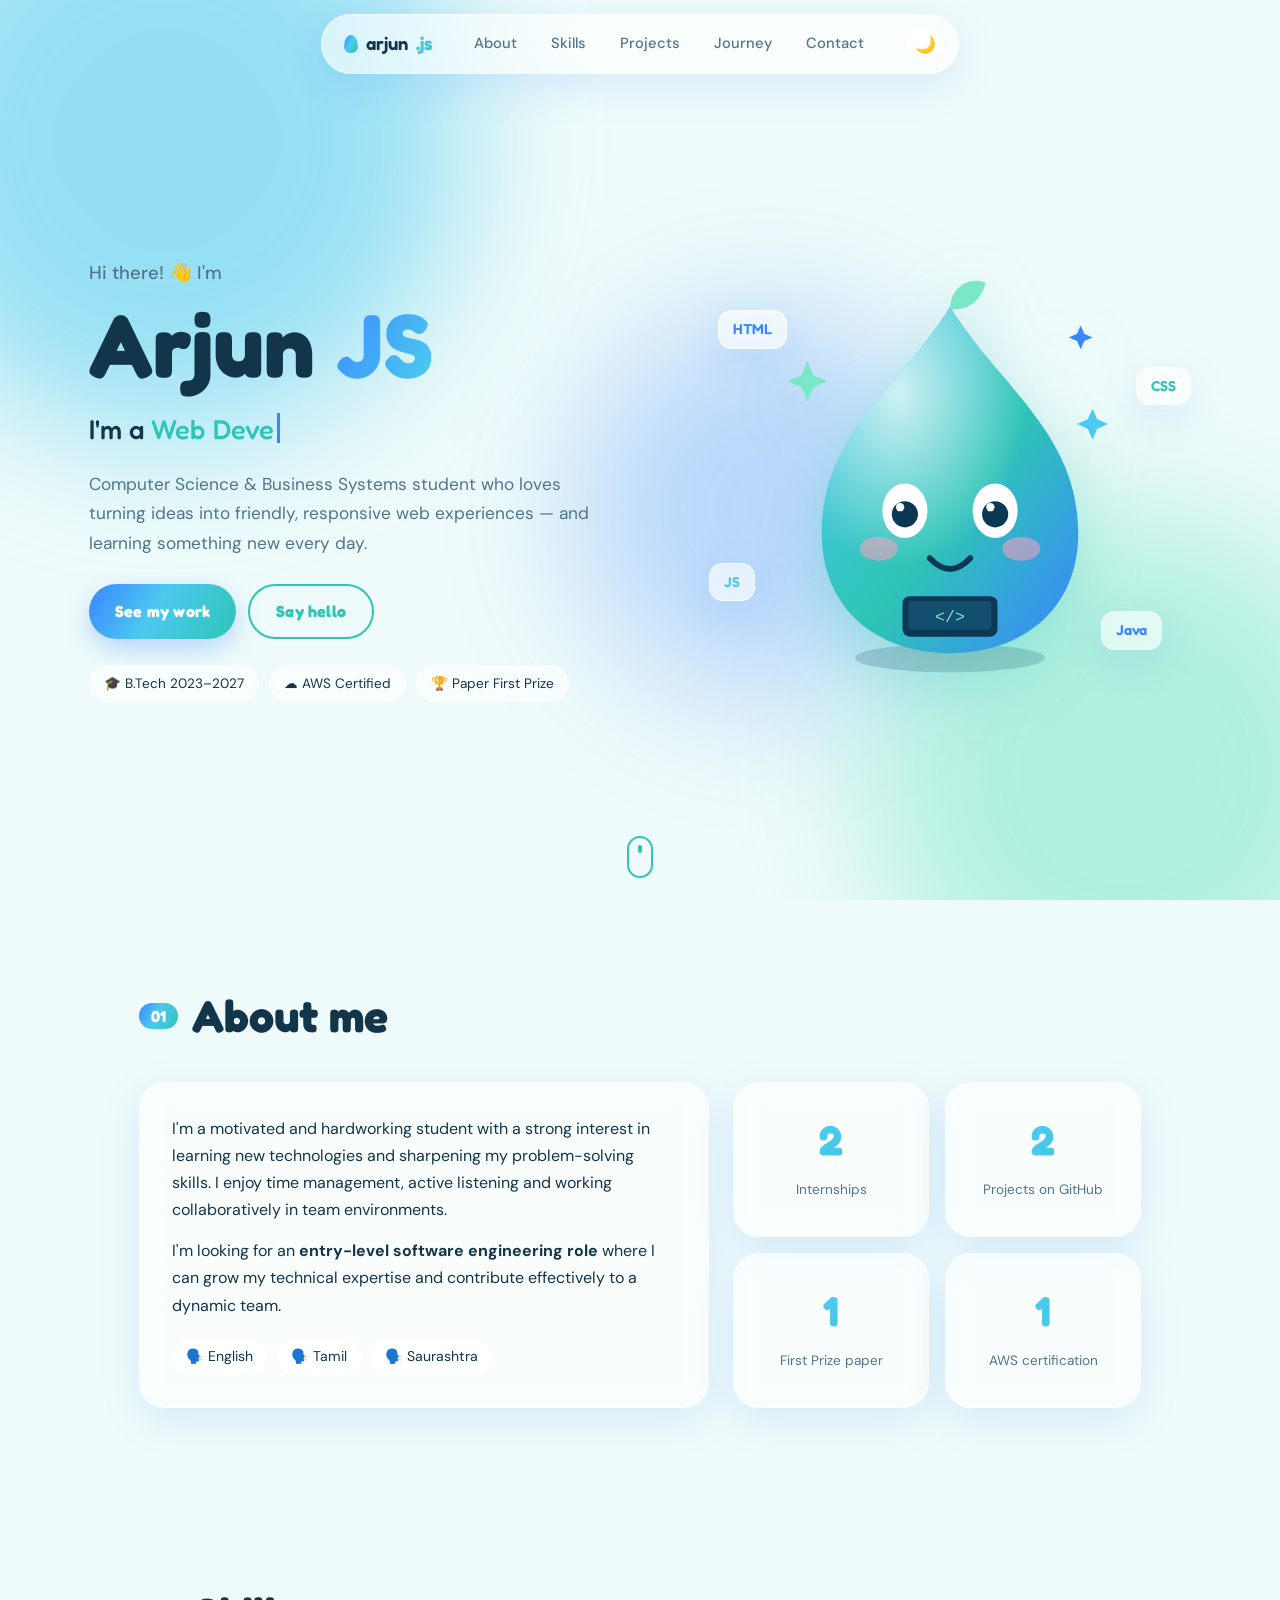
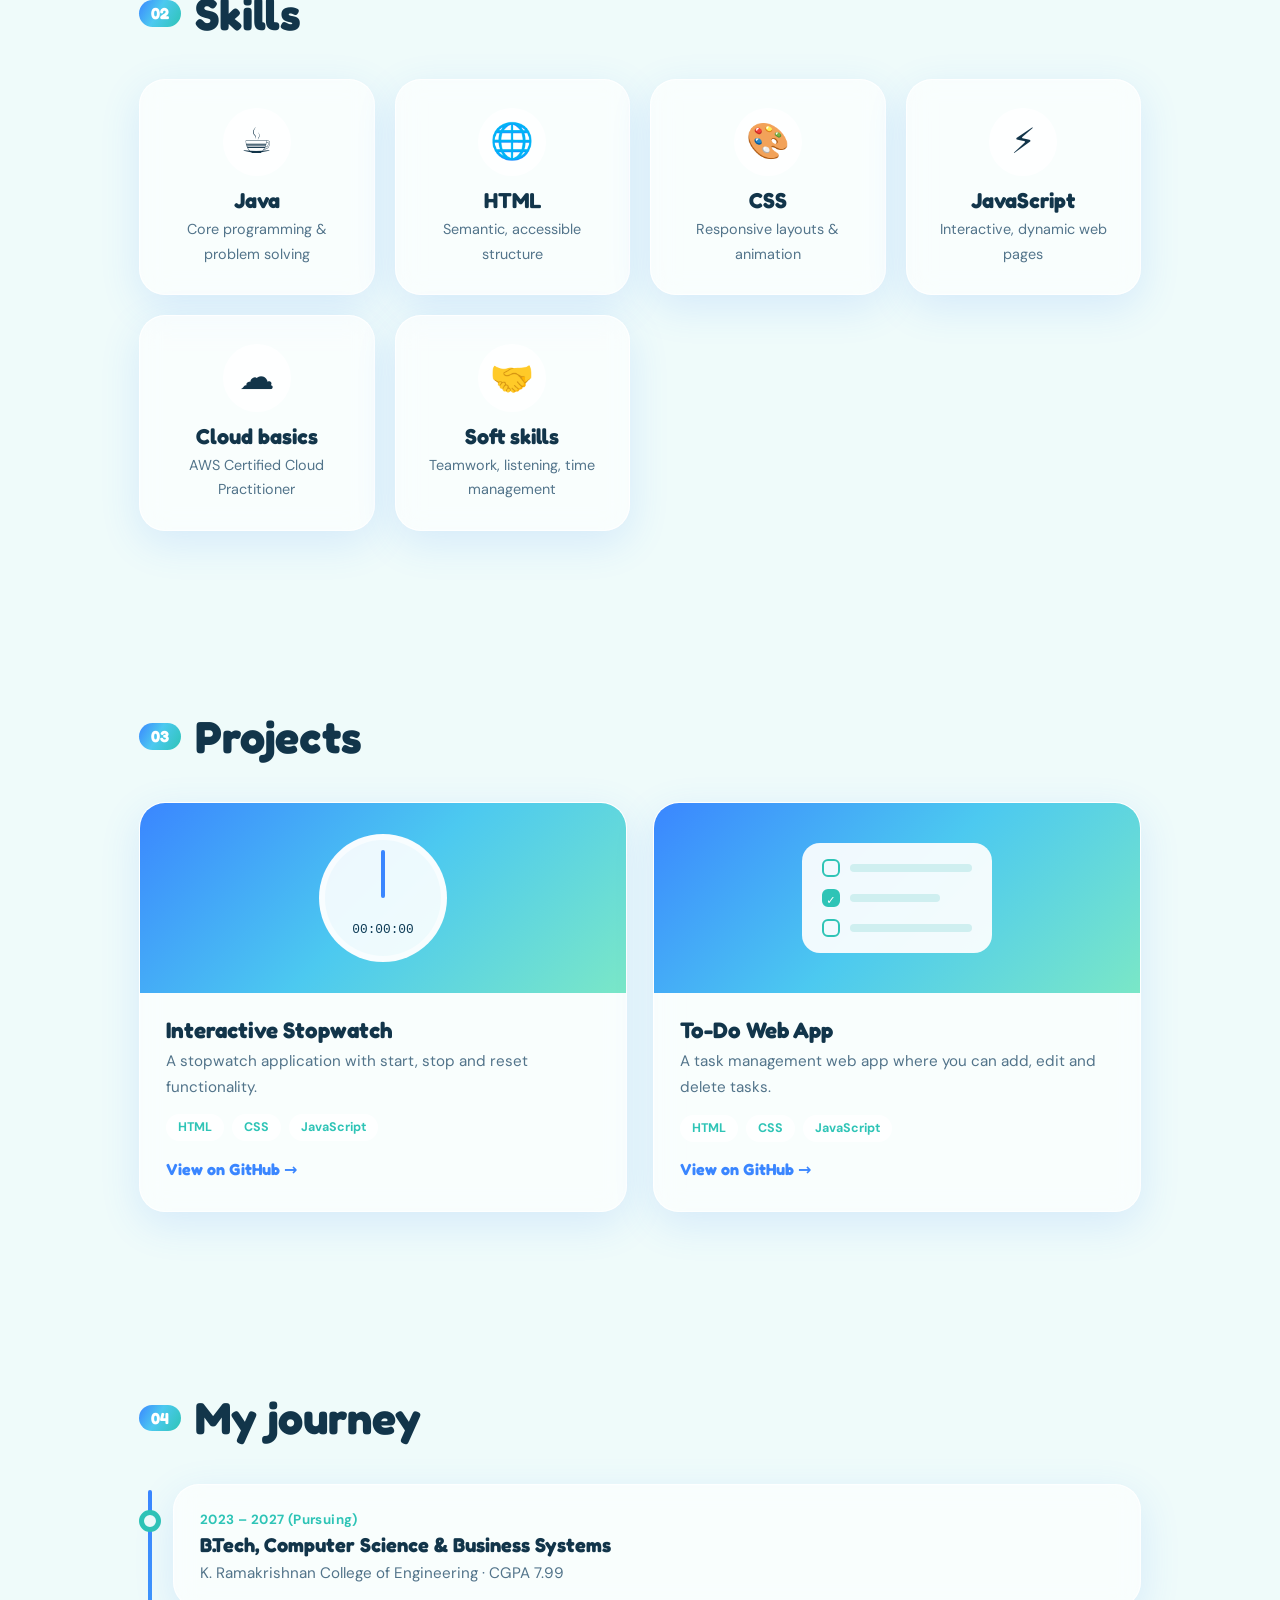
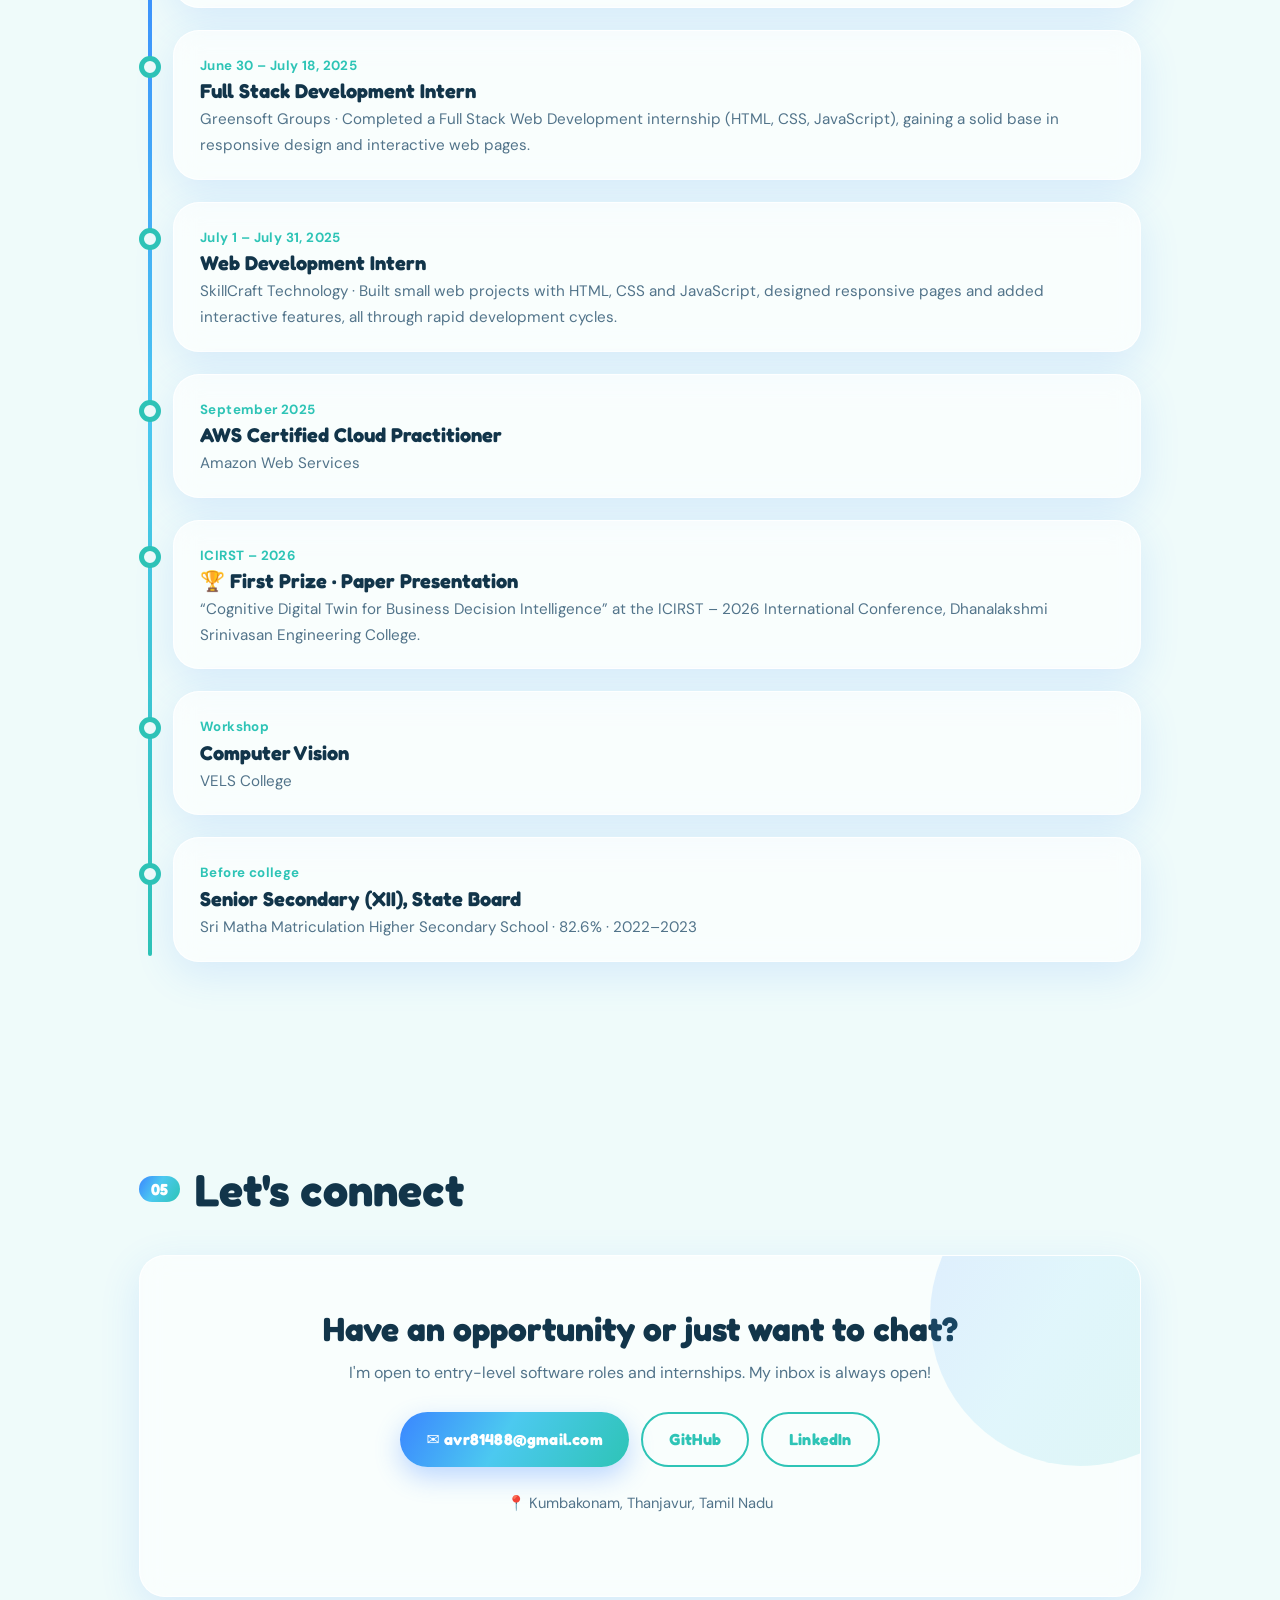
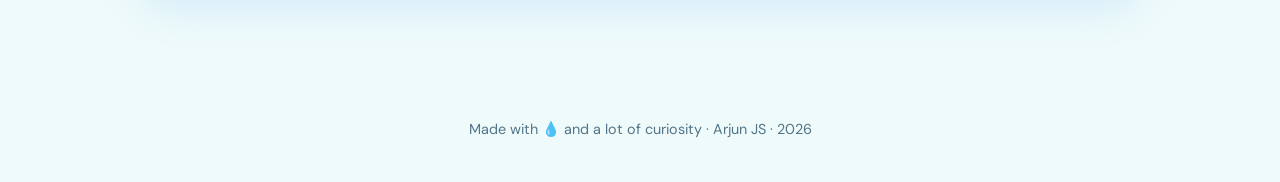
<file: ArjunJS.html>
<!DOCTYPE html>
<html lang="en">
<head>
<meta charset="UTF-8">
<meta name="viewport" content="width=device-width, initial-scale=1">
<title>Arjun JS · Portfolio</title>
<meta name="description" content="Arjun JS — aspiring software engineer, web developer and CS & Business Systems student.">
<link rel="icon" href="data:image/svg+xml,<svg xmlns='http://www.w3.org/2000/svg' viewBox='0 0 100 100'><text y='.9em' font-size='90'>💧</text></svg>">
<link rel="preconnect" href="https://fonts.googleapis.com">
<link rel="preconnect" href="https://fonts.gstatic.com" crossorigin>
<link href="https://fonts.googleapis.com/css2?family=DM+Sans:wght@400;500;700&family=Fredoka:wght@400;500;600;700&display=swap" rel="stylesheet">
<style>
:root{
  --navy:#0b3954;
  --blue:#3a86ff;
  --sky:#4cc9f0;
  --teal:#2ec4b6;
  --mint:#7ae7c7;
  --bg:#effbfa;
  --text:#12354a;
  --muted:#52748a;
  --glass:rgba(255,255,255,.62);
  --glass-b:rgba(255,255,255,.85);
  --shadow:0 12px 40px rgba(58,134,255,.14);
  --grad:linear-gradient(120deg,var(--blue),var(--sky) 45%,var(--teal));
  --font-h:'Fredoka',system-ui,sans-serif;
  --font-b:'DM Sans',system-ui,sans-serif;
}
[data-theme="dark"]{
  --bg:#071a26;
  --text:#e3f6f7;
  --muted:#93b7c4;
  --glass:rgba(16,48,66,.55);
  --glass-b:rgba(76,201,240,.18);
  --shadow:0 12px 40px rgba(0,0,0,.35);
}
*{box-sizing:border-box;margin:0;padding:0}
html{scroll-behavior:smooth;scroll-padding-top:84px}
body{font-family:var(--font-b);background:var(--bg);color:var(--text);line-height:1.7;overflow-x:hidden;transition:background .4s,color .4s}
a{color:inherit;text-decoration:none}
h1,h2,h3{font-family:var(--font-h);line-height:1.15}

/* aurora + bubbles */
.aurora{position:fixed;inset:0;z-index:-2;overflow:hidden}
.blob{position:absolute;border-radius:50%;filter:blur(70px);opacity:.55;animation:drift 22s ease-in-out infinite}
.b1{width:46vw;height:46vw;background:var(--sky);top:-12vw;left:-10vw}
.b2{width:40vw;height:40vw;background:var(--mint);bottom:-10vw;right:-8vw;animation-delay:-7s}
.b3{width:30vw;height:30vw;background:var(--blue);top:35%;left:45%;opacity:.3;animation-delay:-13s}
[data-theme="dark"] .blob{opacity:.28}
@keyframes drift{0%,100%{transform:translate(0,0) scale(1)}33%{transform:translate(6vw,4vw) scale(1.12)}66%{transform:translate(-4vw,6vw) scale(.92)}}
.bubbles{position:fixed;inset:0;z-index:-1;pointer-events:none;overflow:hidden}
.bubble{position:absolute;bottom:-60px;border-radius:50%;border:2px solid rgba(76,201,240,.45);background:radial-gradient(circle at 30% 30%,rgba(255,255,255,.7),rgba(122,231,199,.15));animation:rise linear infinite}
@keyframes rise{to{transform:translateY(-115vh) translateX(var(--sway,20px));opacity:0}}

/* nav */
.nav{position:fixed;top:14px;left:50%;transform:translateX(-50%);z-index:50;display:flex;align-items:center;gap:28px;padding:10px 14px 10px 22px;border-radius:999px;background:var(--glass);backdrop-filter:blur(14px);-webkit-backdrop-filter:blur(14px);border:1px solid var(--glass-b);box-shadow:var(--shadow);transition:.3s}
.nav.small{padding:6px 10px 6px 18px}
.logo{font-family:var(--font-h);font-weight:600;font-size:1.15rem;display:flex;align-items:center;gap:8px}
.logo b{background:var(--grad);-webkit-background-clip:text;background-clip:text;color:transparent}
.drop{width:14px;height:18px;background:var(--grad);border-radius:50% 50% 50% 50%/65% 65% 35% 35%;animation:bob 2.4s ease-in-out infinite}
@keyframes bob{50%{transform:translateY(-3px) scale(1.08)}}
.nav nav{display:flex;gap:6px}
.nav nav a{padding:6px 14px;border-radius:999px;font-weight:500;font-size:.92rem;color:var(--muted);transition:.25s}
.nav nav a:hover,.nav nav a.active{background:var(--grad);color:#fff}
.theme{border:0;width:38px;height:38px;border-radius:50%;background:var(--glass-b);cursor:pointer;font-size:1.05rem;transition:transform .4s}
.theme:hover{transform:rotate(25deg) scale(1.1)}

/* hero */
.hero{min-height:100vh;display:grid;grid-template-columns:1.1fr .9fr;align-items:center;gap:30px;max-width:1150px;margin:0 auto;padding:120px 24px 60px;position:relative}
.hello{font-size:1.15rem;color:var(--muted);font-weight:500}
.wave{display:inline-block;transform-origin:70% 70%;animation:wave 2.2s infinite}
@keyframes wave{0%,60%,100%{transform:rotate(0)}10%,30%{transform:rotate(16deg)}20%,40%{transform:rotate(-8deg)}50%{transform:rotate(10deg)}}
.hero h1{font-size:clamp(3.2rem,8vw,5.6rem);font-weight:700;margin:4px 0 10px}
.grad{background:var(--grad);background-size:200% 200%;-webkit-background-clip:text;background-clip:text;color:transparent;animation:shift 6s ease-in-out infinite}
@keyframes shift{50%{background-position:100% 50%}}
.role{font-family:var(--font-h);font-size:clamp(1.2rem,3vw,1.7rem);font-weight:500}
.typed{color:var(--teal)}
.caret{display:inline-block;width:3px;height:1.1em;background:var(--blue);margin-left:3px;vertical-align:-.15em;animation:blink 1s steps(1) infinite}
@keyframes blink{50%{opacity:0}}
.lead{max-width:520px;margin:18px 0 26px;color:var(--muted);font-size:1.08rem}
.cta{display:flex;flex-wrap:wrap;gap:12px}
.cta.center{justify-content:center}
.btn{display:inline-flex;align-items:center;gap:8px;padding:12px 26px;border-radius:999px;font-weight:700;font-family:var(--font-h);letter-spacing:.2px;transition:.3s;position:relative;overflow:hidden}
.btn.primary{background:var(--grad);color:#fff;box-shadow:0 10px 26px rgba(58,134,255,.32)}
.btn.primary:hover{transform:translateY(-3px);box-shadow:0 16px 34px rgba(46,196,182,.38)}
.btn.ghost{border:2px solid var(--teal);color:var(--teal);background:transparent}
.btn.ghost:hover{background:var(--teal);color:#fff;transform:translateY(-3px)}
.chips-mini{display:flex;flex-wrap:wrap;gap:10px;margin-top:26px}
.chips-mini span{padding:6px 14px;border-radius:999px;font-size:.85rem;background:var(--glass);border:1px solid var(--glass-b);backdrop-filter:blur(8px)}

.hero-art{position:relative;display:grid;place-items:center}
.mascot{width:min(100%,380px);overflow:visible;filter:drop-shadow(0 20px 30px rgba(46,196,182,.3))}
.float{animation:float 4.2s ease-in-out infinite;transform-origin:50% 100%}
@keyframes float{50%{transform:translateY(-14px)}}
.shadow{animation:shadow 4.2s ease-in-out infinite;transform-origin:center}
@keyframes shadow{50%{transform:scale(.82);opacity:.1}}
.eye{animation:blinkEye 5s infinite;transform-box:fill-box;transform-origin:center}
@keyframes blinkEye{0%,94%,100%{transform:scaleY(1)}97%{transform:scaleY(.08)}}
.spark{transform-box:fill-box;transform-origin:center;animation:twinkle 3s ease-in-out infinite}
.s2{animation-delay:-1s}.s3{animation-delay:-2s}
@keyframes twinkle{0%,100%{transform:scale(.5) rotate(0);opacity:.4}50%{transform:scale(1.2) rotate(30deg);opacity:1}}
.tag{position:absolute;padding:6px 14px;border-radius:14px;font-family:var(--font-h);font-weight:600;font-size:.9rem;background:var(--glass);border:1px solid var(--glass-b);backdrop-filter:blur(8px);box-shadow:var(--shadow);animation:orbit 6s ease-in-out infinite}
.t1{top:8%;left:2%;color:var(--blue)}
.t2{top:22%;right:0;color:var(--teal);animation-delay:-1.5s}
.t3{bottom:20%;left:0;color:var(--sky);animation-delay:-3s}
.t4{bottom:8%;right:6%;color:var(--blue);animation-delay:-4.5s}
@keyframes orbit{50%{transform:translateY(-12px) rotate(3deg)}}
.scroll{position:absolute;bottom:22px;left:50%;transform:translateX(-50%);width:26px;height:42px;border:2px solid var(--teal);border-radius:20px;display:block}
.scroll span{position:absolute;left:50%;top:7px;width:4px;height:8px;margin-left:-2px;background:var(--teal);border-radius:4px;animation:scrollDot 1.6s infinite}
@keyframes scrollDot{0%{opacity:0;transform:translateY(0)}30%{opacity:1}100%{opacity:0;transform:translateY(16px)}}

/* sections */
.section{max-width:1050px;margin:0 auto;padding:90px 24px}
.title{font-size:clamp(2rem,5vw,2.8rem);margin-bottom:40px;display:flex;align-items:center;gap:14px}
.title span{font-size:1rem;padding:4px 12px;border-radius:999px;background:var(--grad);color:#fff}
.glass{background:var(--glass);border:1px solid var(--glass-b);backdrop-filter:blur(14px);-webkit-backdrop-filter:blur(14px);border-radius:26px;box-shadow:var(--shadow)}

.reveal{opacity:0;transform:translateY(34px) scale(.97);transition:opacity .8s ease,transform .8s cubic-bezier(.2,.9,.3,1.2)}
.reveal.in{opacity:1;transform:none}

.about-grid{display:grid;grid-template-columns:1.4fr 1fr;gap:24px}
.card{padding:32px}
.card p+p{margin-top:14px}
.langs{display:flex;gap:10px;flex-wrap:wrap;margin-top:20px}
.langs span{padding:6px 14px;background:var(--glass-b);border-radius:999px;font-size:.88rem}
.stats{display:grid;grid-template-columns:1fr 1fr;gap:16px}
.stat{padding:22px 14px;text-align:center;transition:.3s}
.stat:hover{transform:translateY(-6px) rotate(-1.5deg)}
.stat b{display:block;font-family:var(--font-h);font-size:2.6rem;background:var(--grad);-webkit-background-clip:text;background-clip:text;color:transparent}
.stat small{color:var(--muted);font-size:.85rem}

.skills{display:grid;grid-template-columns:repeat(auto-fit,minmax(210px,1fr));gap:20px}
.skill{padding:28px 22px;text-align:center;position:relative;overflow:hidden;transition:.35s}
.skill::before{content:"";position:absolute;inset:0;background:linear-gradient(135deg,var(--c1),var(--c2));opacity:0;transition:.35s;z-index:-1}
.skill:hover{transform:translateY(-8px);color:#fff}
.skill:hover::before{opacity:1}
.skill:hover p{color:#eaffff}
.skill .ico{font-size:2.2rem;display:inline-grid;place-items:center;width:68px;height:68px;border-radius:50%;background:var(--glass-b);margin-bottom:12px;transition:.4s}
.skill:hover .ico{transform:scale(1.15) rotate(-8deg)}
.skill h3{font-size:1.35rem}
.skill p{font-size:.9rem;color:var(--muted);margin-top:4px}

.projects{display:grid;grid-template-columns:repeat(auto-fit,minmax(300px,1fr));gap:26px}
.project{overflow:hidden;transition:transform .2s ease-out,box-shadow .3s;transform-style:preserve-3d}
.project:hover{box-shadow:0 22px 50px rgba(46,196,182,.28)}
.thumb{height:190px;display:grid;place-items:center;background:linear-gradient(135deg,var(--blue),var(--sky) 50%,var(--mint))}
.clock{width:128px;height:128px;border-radius:50%;background:rgba(255,255,255,.9);display:grid;place-items:center;position:relative;border:6px solid rgba(255,255,255,.6)}
.clock i{position:absolute;width:4px;height:48px;background:var(--blue);bottom:50%;left:calc(50% - 2px);border-radius:4px;transform-origin:bottom;animation:spin 6s linear infinite}
.clock em{font-style:normal;font-family:monospace;font-size:.8rem;margin-top:62px;color:var(--navy)}
@keyframes spin{to{transform:rotate(360deg)}}
.todo ul{list-style:none;background:rgba(255,255,255,.92);padding:16px 20px;border-radius:18px;width:190px;display:grid;gap:12px}
.todo li{display:flex;align-items:center;gap:10px}
.todo b{width:18px;height:18px;border-radius:6px;border:2px solid var(--teal);flex:none;position:relative}
.todo b.on{background:var(--teal)}
.todo b.on::after{content:"✓";color:#fff;font-size:.7rem;position:absolute;inset:0;display:grid;place-items:center}
.todo u{height:8px;background:#cfeff0;border-radius:6px;flex:1;text-decoration:none}
.todo li:nth-child(2) u{width:60%;flex:none}
.todo li:nth-child(1) b{animation:tick 4s infinite}
@keyframes tick{0%,60%{background:transparent}70%,100%{background:var(--teal)}}
.pbody{padding:24px 26px 28px}
.pbody h3{font-size:1.4rem;margin-bottom:6px}
.pbody p{color:var(--muted);font-size:.95rem}
.tags{display:flex;gap:8px;flex-wrap:wrap;margin:14px 0}
.tags span{font-size:.78rem;padding:3px 12px;border-radius:999px;background:var(--glass-b);color:var(--teal);font-weight:700}
.link{font-weight:700;color:var(--blue);font-family:var(--font-h)}
.link:hover{color:var(--teal);letter-spacing:.4px}

.timeline{position:relative;padding-left:34px}
.timeline::before{content:"";position:absolute;left:9px;top:6px;bottom:6px;width:4px;border-radius:4px;background:linear-gradient(var(--blue),var(--sky),var(--teal))}
.item{position:relative;margin-bottom:22px}
.item i{position:absolute;left:-34px;top:26px;width:22px;height:22px;border-radius:50%;background:var(--bg);border:5px solid var(--teal);transition:.3s}
.item:hover i{transform:scale(1.3);border-color:var(--blue)}
.item .glass{padding:20px 26px;transition:.3s}
.item:hover .glass{transform:translateX(8px)}
.item small{color:var(--teal);font-weight:700;letter-spacing:.4px}
.item h3{font-size:1.25rem;margin:2px 0 4px}
.item p{color:var(--muted);font-size:.95rem}

.contact{padding:54px 28px;text-align:center;position:relative;overflow:hidden}
.contact::after{content:"";position:absolute;width:300px;height:300px;border-radius:50%;background:var(--grad);opacity:.14;right:-90px;top:-90px;animation:drift 14s ease-in-out infinite}
.contact h3{font-size:clamp(1.5rem,4vw,2.1rem);margin-bottom:10px}
.contact>p{color:var(--muted);margin-bottom:26px}
.loc{margin-top:24px;font-size:.92rem}
footer{text-align:center;padding:30px 20px 40px;color:var(--muted);font-size:.9rem}

/* responsive */
@media (max-width:860px){
  .hero{grid-template-columns:1fr;text-align:center;padding-top:110px}
  .lead{margin-inline:auto}.cta,.chips-mini{justify-content:center}
  .hero-art{order:-1;max-width:300px;margin:0 auto}
  .about-grid{grid-template-columns:1fr}
  .nav{gap:10px;padding:8px 10px 8px 16px;max-width:96vw}
  .nav nav{display:none}
  .scroll{display:none}
}
@media (prefers-reduced-motion:reduce){
  *,*::before,*::after{animation:none!important;transition:none!important}
  .reveal{opacity:1;transform:none}
}

</style>
</head>
<body>

<div class="aurora" aria-hidden="true">
  <span class="blob b1"></span><span class="blob b2"></span><span class="blob b3"></span>
</div>
<div class="bubbles" id="bubbles" aria-hidden="true"></div>

<header class="nav" id="nav">
  <a href="#home" class="logo"><span class="drop"></span>arjun<b>.js</b></a>
  <nav>
    <a href="#about">About</a>
    <a href="#skills">Skills</a>
    <a href="#projects">Projects</a>
    <a href="#journey">Journey</a>
    <a href="#contact">Contact</a>
  </nav>
  <button id="theme" class="theme" aria-label="Toggle dark mode">🌙</button>
</header>

<main>
<!-- HERO -->
<section id="home" class="hero">
  <div class="hero-text">
    <p class="hello">Hi there! <span class="wave">👋</span> I'm</p>
    <h1>Arjun <span class="grad">JS</span></h1>
    <p class="role">I'm a <span id="typed" class="typed"></span><span class="caret"></span></p>
    <p class="lead">Computer Science &amp; Business Systems student who loves turning ideas into friendly, responsive web experiences — and learning something new every day.</p>
    <div class="cta">
      <a class="btn primary" href="#projects">See my work</a>
      <a class="btn ghost" href="#contact">Say hello</a>
    </div>
    <div class="chips-mini">
      <span>🎓 B.Tech 2023–2027</span><span>☁️ AWS Certified</span><span>🏆 Paper First Prize</span>
    </div>
  </div>

  <div class="hero-art">
    <svg class="mascot" id="mascot" viewBox="0 0 320 340" role="img" aria-label="A cute blue-green water-drop mascot">
      <defs>
        <linearGradient id="body" x1="0" y1="0" x2="1" y2="1">
          <stop offset="0" stop-color="#4cc9f0"/>
          <stop offset=".55" stop-color="#2ec4b6"/>
          <stop offset="1" stop-color="#3a86ff"/>
        </linearGradient>
        <radialGradient id="shine" cx=".3" cy=".25" r=".5">
          <stop offset="0" stop-color="#fff" stop-opacity=".75"/>
          <stop offset="1" stop-color="#fff" stop-opacity="0"/>
        </radialGradient>
      </defs>
      <ellipse class="shadow" cx="160" cy="320" rx="80" ry="12" fill="#0b3954" opacity=".18"/>
      <g class="float">
        <path d="M160 24 C120 90 52 130 52 215 C52 280 100 316 160 316 C220 316 268 280 268 215 C268 130 200 90 160 24Z" fill="url(#body)"/>
        <path d="M160 24 C120 90 52 130 52 215 C52 280 100 316 160 316 C220 316 268 280 268 215 C268 130 200 90 160 24Z" fill="url(#shine)"/>
        <!-- tiny leaf antenna -->
        <path d="M160 26 C160 8 176 -2 190 4 C186 20 174 28 160 26Z" fill="#7ae7c7"/>
        <!-- cheeks -->
        <ellipse cx="100" cy="228" rx="16" ry="10" fill="#ff9ebd" opacity=".55"/>
        <ellipse cx="220" cy="228" rx="16" ry="10" fill="#ff9ebd" opacity=".55"/>
        <!-- eyes -->
        <g class="eyes">
          <g class="eye"><ellipse cx="122" cy="196" rx="19" ry="23" fill="#fff"/><circle class="pupil" cx="122" cy="199" r="11" fill="#0b3954"/><circle class="pupil-shine" cx="118" cy="193" r="3.5" fill="#fff"/></g>
          <g class="eye"><ellipse cx="198" cy="196" rx="19" ry="23" fill="#fff"/><circle class="pupil" cx="198" cy="199" r="11" fill="#0b3954"/><circle class="pupil-shine" cx="194" cy="193" r="3.5" fill="#fff"/></g>
        </g>
        <!-- smile -->
        <path d="M143 236 Q160 254 177 236" stroke="#0b3954" stroke-width="5" fill="none" stroke-linecap="round"/>
        <!-- tiny laptop -->
        <g transform="translate(120 268)">
          <rect x="0" y="0" width="80" height="34" rx="6" fill="#0b3954"/>
          <rect x="5" y="4" width="70" height="24" rx="3" fill="#134e6f"/>
          <text x="40" y="22" text-anchor="middle" font-family="monospace" font-size="14" fill="#7ae7c7">&lt;/&gt;</text>
        </g>
      </g>
      <g class="spark s1"><path d="M40 70 l5 12 12 5 -12 5 -5 12 -5 -12 -12 -5 12 -5z" fill="#7ae7c7"/></g>
      <g class="spark s2"><path d="M280 110 l4 9 9 4 -9 4 -4 9 -4 -9 -9 -4 9 -4z" fill="#4cc9f0"/></g>
      <g class="spark s3"><path d="M270 40 l3 7 7 3 -7 3 -3 7 -3 -7 -7 -3 7 -3z" fill="#3a86ff"/></g>
    </svg>
    <div class="tag t1">HTML</div>
    <div class="tag t2">CSS</div>
    <div class="tag t3">JS</div>
    <div class="tag t4">Java</div>
  </div>
  <a href="#about" class="scroll" aria-label="Scroll down"><span></span></a>
</section>

<!-- ABOUT -->
<section id="about" class="section">
  <h2 class="title reveal"><span>01</span> About me</h2>
  <div class="about-grid">
    <div class="card glass reveal">
      <p>I'm a motivated and hardworking student with a strong interest in learning new technologies and sharpening my problem-solving skills. I enjoy time management, active listening and working collaboratively in team environments.</p>
      <p>I'm looking for an <strong>entry-level software engineering role</strong> where I can grow my technical expertise and contribute effectively to a dynamic team.</p>
      <div class="langs"><span>🗣️ English</span><span>🗣️ Tamil</span><span>🗣️ Saurashtra</span></div>
    </div>
    <div class="stats">
      <div class="stat glass reveal"><b data-count="2">0</b><small>Internships</small></div>
      <div class="stat glass reveal"><b data-count="2">0</b><small>Projects on GitHub</small></div>
      <div class="stat glass reveal"><b data-count="1">0</b><small>First Prize paper</small></div>
      <div class="stat glass reveal"><b data-count="1">0</b><small>AWS certification</small></div>
    </div>
  </div>
</section>

<!-- SKILLS -->
<section id="skills" class="section">
  <h2 class="title reveal"><span>02</span> Skills</h2>
  <div class="skills">
    <div class="skill glass reveal" style="--c1:#3a86ff;--c2:#4cc9f0"><div class="ico">☕</div><h3>Java</h3><p>Core programming &amp; problem solving</p></div>
    <div class="skill glass reveal" style="--c1:#2ec4b6;--c2:#7ae7c7"><div class="ico">🌐</div><h3>HTML</h3><p>Semantic, accessible structure</p></div>
    <div class="skill glass reveal" style="--c1:#4cc9f0;--c2:#2ec4b6"><div class="ico">🎨</div><h3>CSS</h3><p>Responsive layouts &amp; animation</p></div>
    <div class="skill glass reveal" style="--c1:#3a86ff;--c2:#2ec4b6"><div class="ico">⚡</div><h3>JavaScript</h3><p>Interactive, dynamic web pages</p></div>
    <div class="skill glass reveal" style="--c1:#2ec4b6;--c2:#3a86ff"><div class="ico">☁️</div><h3>Cloud basics</h3><p>AWS Certified Cloud Practitioner</p></div>
    <div class="skill glass reveal" style="--c1:#4cc9f0;--c2:#3a86ff"><div class="ico">🤝</div><h3>Soft skills</h3><p>Teamwork, listening, time management</p></div>
  </div>
</section>

<!-- PROJECTS -->
<section id="projects" class="section">
  <h2 class="title reveal"><span>03</span> Projects</h2>
  <div class="projects">
    <article class="project glass tilt reveal">
      <div class="thumb stopwatch">
        <div class="clock"><i></i><em>00:00:00</em></div>
      </div>
      <div class="pbody">
        <h3>Interactive Stopwatch</h3>
        <p>A stopwatch application with start, stop and reset functionality.</p>
        <div class="tags"><span>HTML</span><span>CSS</span><span>JavaScript</span></div>
        <a class="link" href="https://github.com/YOUR_USERNAME/stopwatch" target="_blank" rel="noopener">View on GitHub →</a>
      </div>
    </article>
    <article class="project glass tilt reveal">
      <div class="thumb todo">
        <ul><li><b></b><u></u></li><li><b class="on"></b><u></u></li><li><b></b><u></u></li></ul>
      </div>
      <div class="pbody">
        <h3>To-Do Web App</h3>
        <p>A task management web app where you can add, edit and delete tasks.</p>
        <div class="tags"><span>HTML</span><span>CSS</span><span>JavaScript</span></div>
        <a class="link" href="https://github.com/YOUR_USERNAME/todo-app" target="_blank" rel="noopener">View on GitHub →</a>
      </div>
    </article>
  </div>
</section>

<!-- JOURNEY -->
<section id="journey" class="section">
  <h2 class="title reveal"><span>04</span> My journey</h2>
  <div class="timeline">
    <div class="item reveal"><i></i><div class="glass">
      <small>2023 – 2027 (Pursuing)</small>
      <h3>B.Tech, Computer Science &amp; Business Systems</h3>
      <p>K. Ramakrishnan College of Engineering · CGPA 7.99</p>
    </div></div>
    <div class="item reveal"><i></i><div class="glass">
      <small>June 30 – July 18, 2025</small>
      <h3>Full Stack Development Intern</h3>
      <p>Greensoft Groups · Completed a Full Stack Web Development internship (HTML, CSS, JavaScript), gaining a solid base in responsive design and interactive web pages.</p>
    </div></div>
    <div class="item reveal"><i></i><div class="glass">
      <small>July 1 – July 31, 2025</small>
      <h3>Web Development Intern</h3>
      <p>SkillCraft Technology · Built small web projects with HTML, CSS and JavaScript, designed responsive pages and added interactive features, all through rapid development cycles.</p>
    </div></div>
    <div class="item reveal"><i></i><div class="glass">
      <small>September 2025</small>
      <h3>AWS Certified Cloud Practitioner</h3>
      <p>Amazon Web Services</p>
    </div></div>
    <div class="item reveal"><i></i><div class="glass">
      <small>ICIRST – 2026</small>
      <h3>🏆 First Prize · Paper Presentation</h3>
      <p>“Cognitive Digital Twin for Business Decision Intelligence” at the ICIRST – 2026 International Conference, Dhanalakshmi Srinivasan Engineering College.</p>
    </div></div>
    <div class="item reveal"><i></i><div class="glass">
      <small>Workshop</small>
      <h3>Computer Vision</h3>
      <p>VELS College</p>
    </div></div>
    <div class="item reveal"><i></i><div class="glass">
      <small>Before college</small>
      <h3>Senior Secondary (XII), State Board</h3>
      <p>Sri Matha Matriculation Higher Secondary School · 82.6% · 2022–2023</p>
    </div></div>
  </div>
</section>

<!-- CONTACT -->
<section id="contact" class="section">
  <h2 class="title reveal"><span>05</span> Let's connect</h2>
  <div class="contact glass reveal">
    <h3>Have an opportunity or just want to chat?</h3>
    <p>I'm open to entry-level software roles and internships. My inbox is always open!</p>
    <div class="cta center">
      <a class="btn primary" href="mailto:avr81488@gmail.com">✉️ avr81488@gmail.com</a>
      <a class="btn ghost" href="https://github.com/YOUR_USERNAME" target="_blank" rel="noopener">GitHub</a>
      <a class="btn ghost" href="https://www.linkedin.com/in/YOUR_LINKEDIN/" target="_blank" rel="noopener">LinkedIn</a>
    </div>
    <p class="loc">📍 Kumbakonam, Thanjavur, Tamil Nadu</p>
  </div>
</section>
</main>

<footer>Made with 💧 and a lot of curiosity · Arjun JS · <span id="year"></span></footer>

<script>
// Typing effect
const roles = ["Web Developer", "Problem Solver", "Java Learner", "Future Software Engineer", "AWS Certified Cloud Practitioner"];
const typed = document.getElementById("typed");
let r = 0, c = 0, del = false;
function type() {
  const word = roles[r];
  typed.textContent = word.slice(0, c);
  if (!del && c < word.length) { c++; setTimeout(type, 85); }
  else if (!del) { del = true; setTimeout(type, 1400); }
  else if (c > 0) { c--; setTimeout(type, 40); }
  else { del = false; r = (r + 1) % roles.length; setTimeout(type, 300); }
}
type();

// Floating bubbles
const bubbles = document.getElementById("bubbles");
for (let i = 0; i < 16; i++) {
  const b = document.createElement("span");
  b.className = "bubble";
  const s = 10 + Math.random() * 38;
  b.style.cssText = `width:${s}px;height:${s}px;left:${Math.random() * 100}%;` +
    `animation-duration:${14 + Math.random() * 18}s;animation-delay:${-Math.random() * 25}s;` +
    `--sway:${(Math.random() - .5) * 120}px`;
  bubbles.appendChild(b);
}

// Mascot eyes follow the cursor
const mascot = document.getElementById("mascot");
const pupils = mascot.querySelectorAll(".pupil, .pupil-shine");
document.addEventListener("pointermove", (e) => {
  const rect = mascot.getBoundingClientRect();
  const cx = rect.left + rect.width / 2, cy = rect.top + rect.height * 0.58;
  const dx = e.clientX - cx, dy = e.clientY - cy;
  const dist = Math.hypot(dx, dy) || 1;
  const m = Math.min(7, dist / 40);
  const x = (dx / dist) * m, y = (dy / dist) * m;
  pupils.forEach((p) => (p.style.transform = `translate(${x}px, ${y}px)`));
});
mascot.addEventListener("click", () => {
  mascot.animate([{ transform: "scale(1)" }, { transform: "scale(1.08) rotate(-3deg)" }, { transform: "scale(1)" }], { duration: 450 });
});

// Scroll reveal + counters
const counters = (el) => {
  el.querySelectorAll("[data-count]").forEach((n) => {
    const target = +n.dataset.count; let v = 0;
    const t = setInterval(() => { v++; n.textContent = v; if (v >= target) clearInterval(t); }, 350);
  });
};
const io = new IntersectionObserver((entries) => {
  entries.forEach((e, i) => {
    if (e.isIntersecting) {
      setTimeout(() => e.target.classList.add("in"), (i % 4) * 90);
      counters(e.target);
      io.unobserve(e.target);
    }
  });
}, { threshold: 0.15 });
document.querySelectorAll(".reveal").forEach((el) => io.observe(el));

// Nav: shrink on scroll + active link
const nav = document.getElementById("nav");
const links = [...document.querySelectorAll(".nav nav a")];
const sections = links.map((a) => document.querySelector(a.getAttribute("href")));
addEventListener("scroll", () => {
  nav.classList.toggle("small", scrollY > 40);
  const y = scrollY + 140;
  sections.forEach((s, i) => links[i].classList.toggle("active", s.offsetTop <= y && s.offsetTop + s.offsetHeight > y));
}, { passive: true });

// 3D tilt on project cards
document.querySelectorAll(".tilt").forEach((card) => {
  card.addEventListener("pointermove", (e) => {
    const b = card.getBoundingClientRect();
    const x = (e.clientX - b.left) / b.width - 0.5, y = (e.clientY - b.top) / b.height - 0.5;
    card.style.transform = `perspective(800px) rotateY(${x * 10}deg) rotateX(${-y * 10}deg) translateY(-6px)`;
  });
  card.addEventListener("pointerleave", () => (card.style.transform = ""));
});

// Theme toggle (remembered)
const themeBtn = document.getElementById("theme");
const setTheme = (t) => {
  document.documentElement.dataset.theme = t;
  themeBtn.textContent = t === "dark" ? "☀️" : "🌙";
  try { localStorage.setItem("theme", t); } catch (_) {}
};
let saved = null;
try { saved = localStorage.getItem("theme"); } catch (_) {}
setTheme(saved || (matchMedia("(prefers-color-scheme: dark)").matches ? "dark" : "light"));
themeBtn.addEventListener("click", () => setTheme(document.documentElement.dataset.theme === "dark" ? "light" : "dark"));

document.getElementById("year").textContent = new Date().getFullYear();

</script>
</body>
</html>
</file>
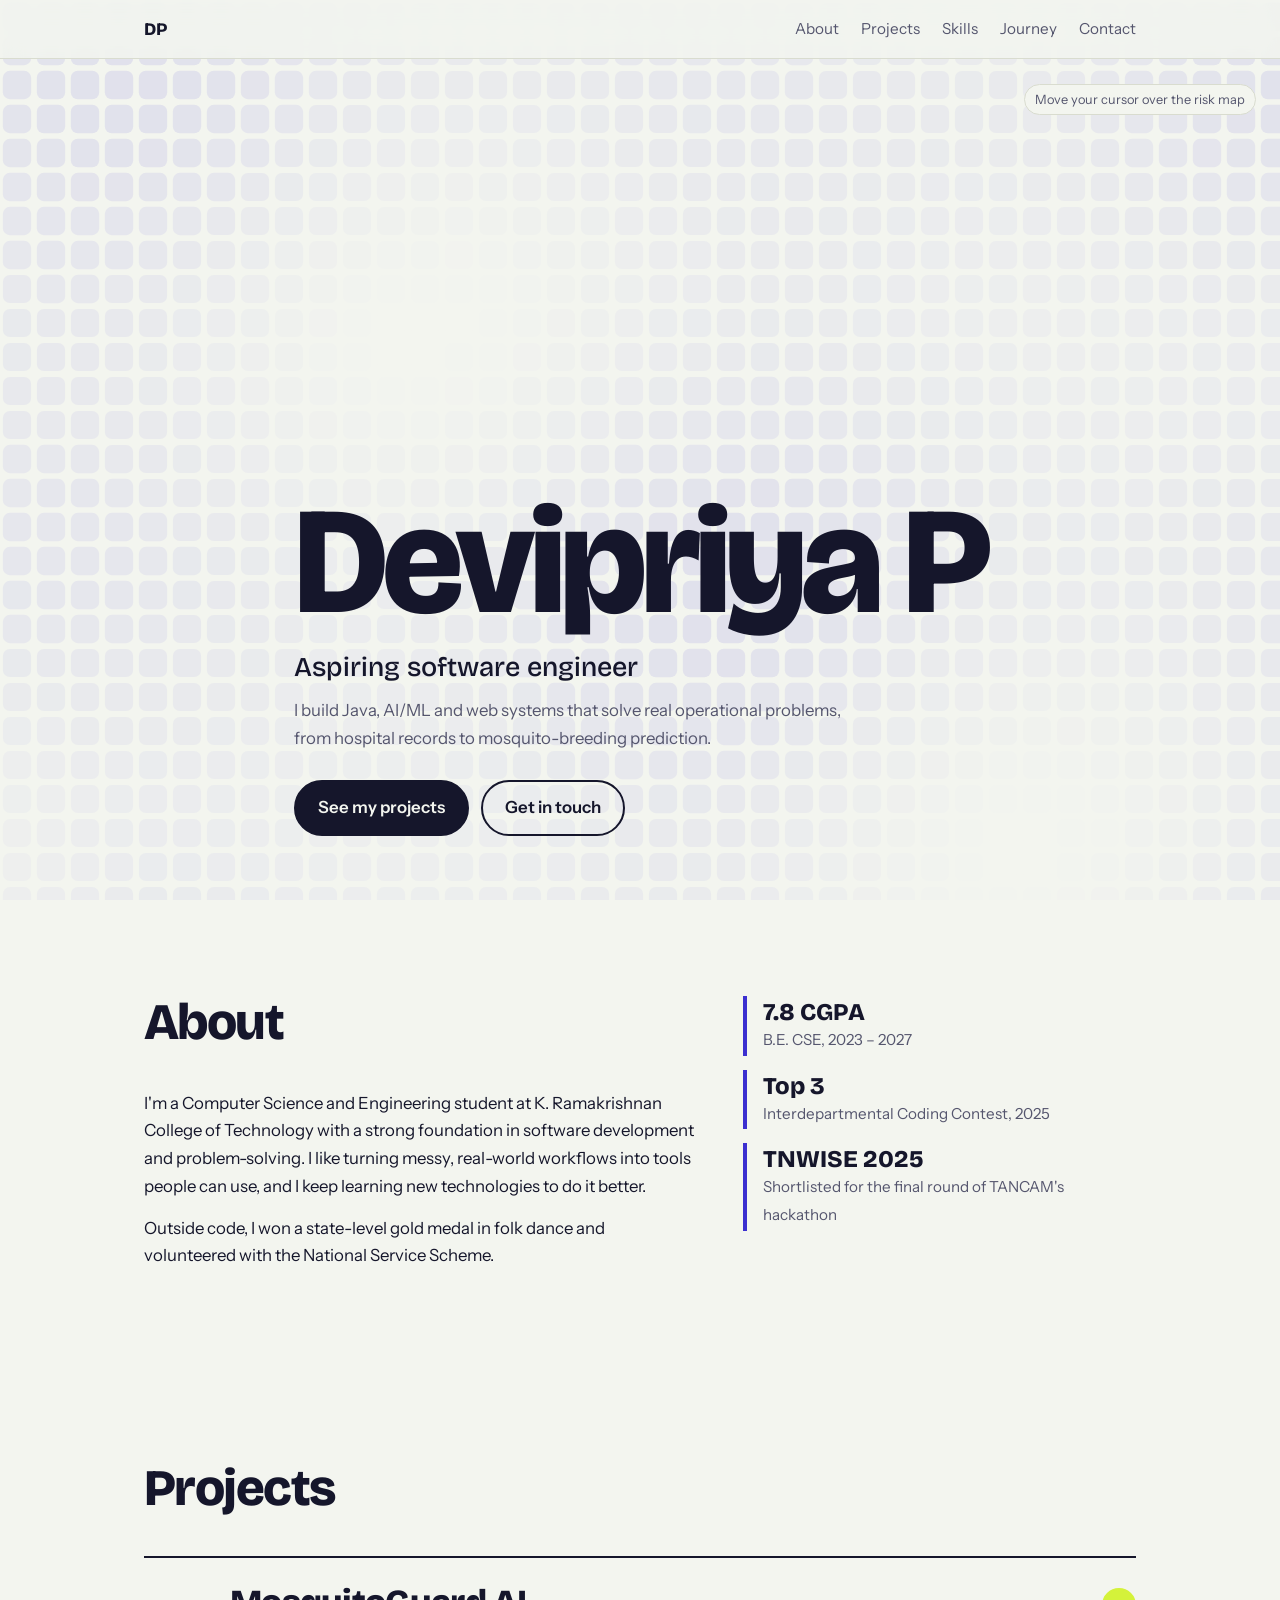
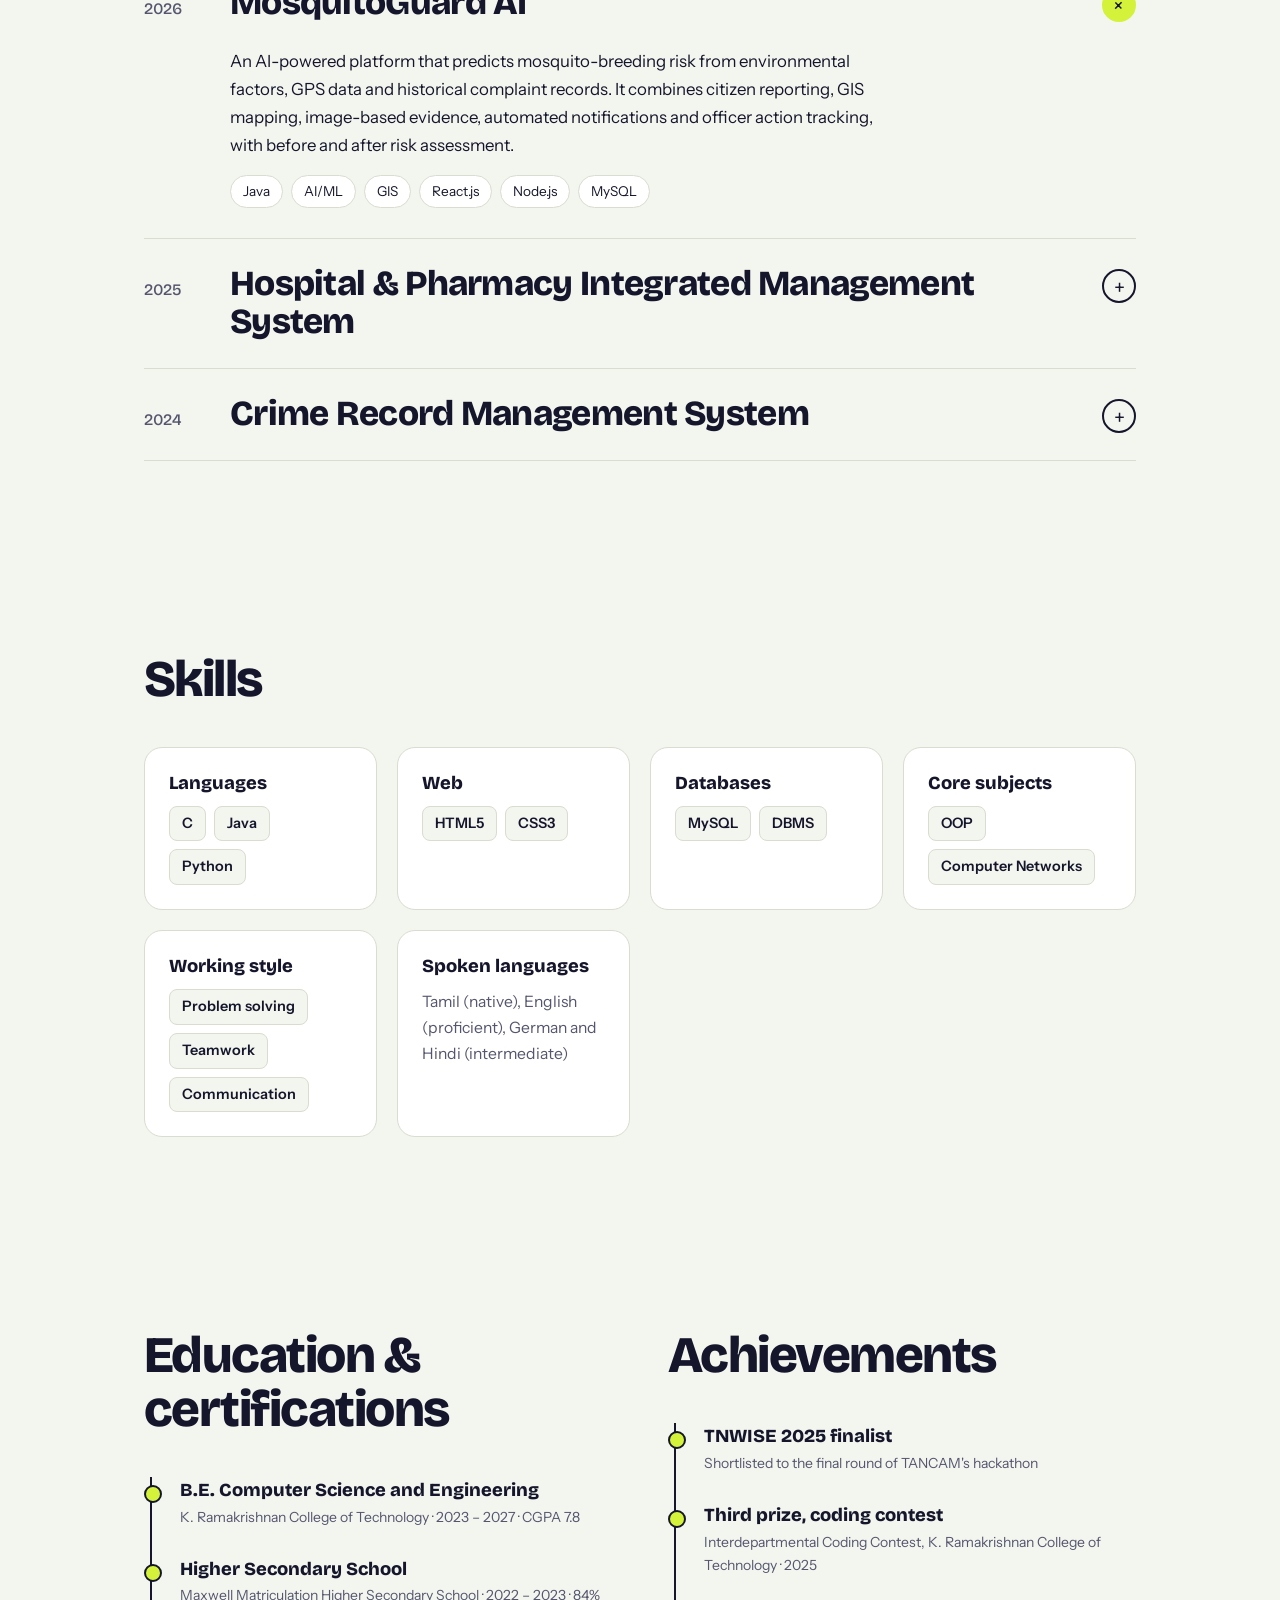
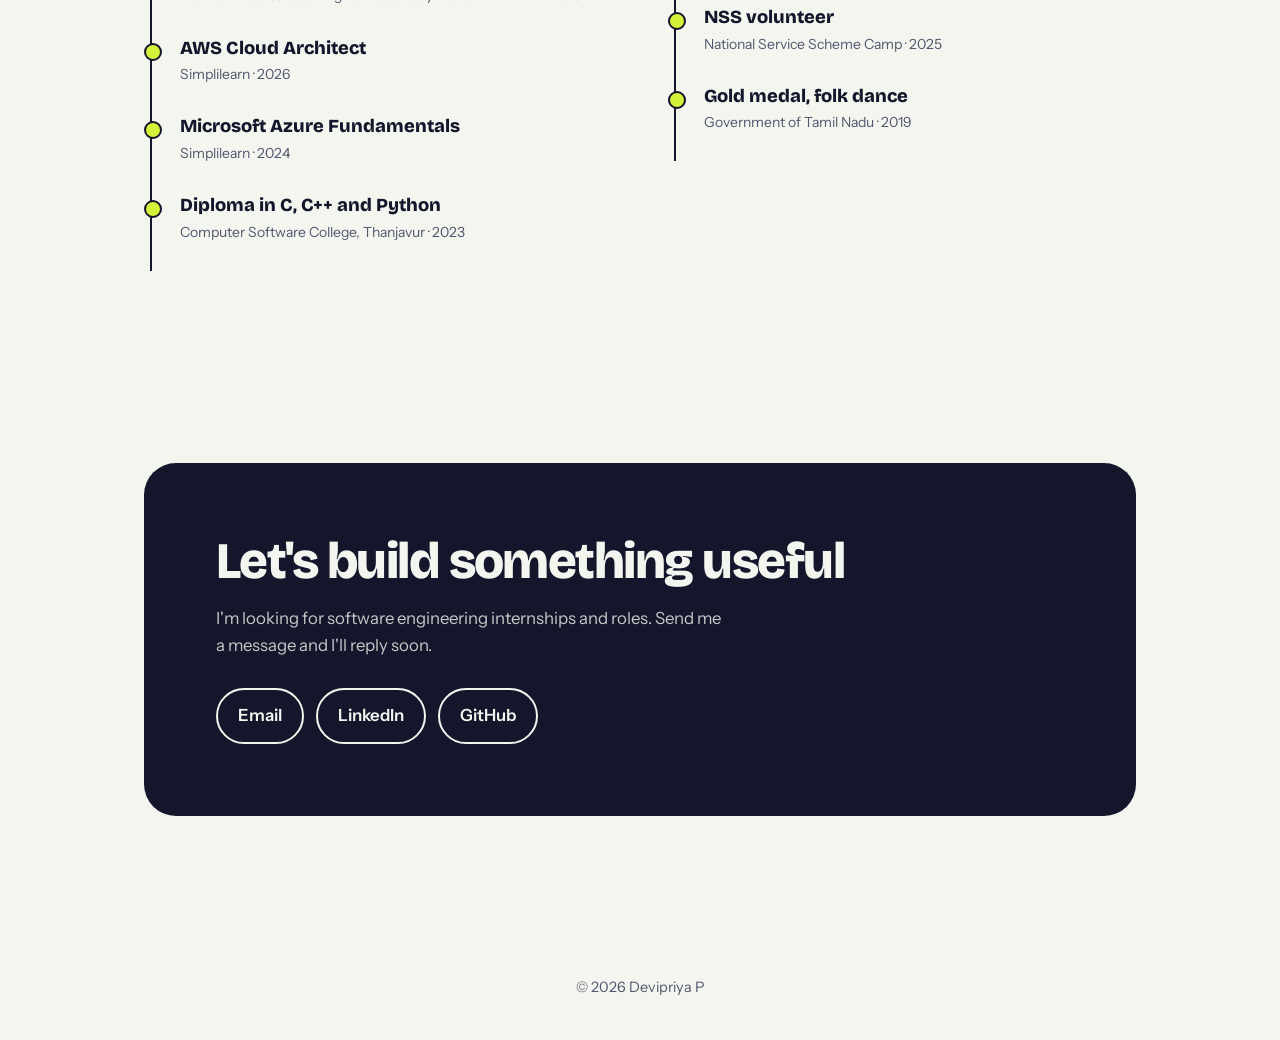
<file: DevipriyaP.html>
<!DOCTYPE html>
<html lang="en">
<head>
<meta charset="utf-8">
<meta name="viewport" content="width=device-width, initial-scale=1">
<title>Devipriya P — Software Engineer</title>
<meta name="description" content="Portfolio of Devipriya P, computer science student building Java, AI/ML and web applications.">
<link rel="preconnect" href="https://fonts.googleapis.com">
<link rel="preconnect" href="https://fonts.gstatic.com" crossorigin>
<link href="https://fonts.googleapis.com/css2?family=Bricolage+Grotesque:opsz,wght@12..96,500;12..96,800&family=Instrument+Sans:wght@400;500;600&display=swap" rel="stylesheet">
<style>
:root{--bg:#F3F5EF;--ink:#15162B;--mute:#55566E;--ind:#3B2FD0;--lime:#D4F23A;--card:#FFFFFF;--line:#D9DCCF;
--d:'Bricolage Grotesque','Segoe UI',system-ui,sans-serif;--b:'Instrument Sans','Segoe UI',system-ui,sans-serif}
@media (prefers-color-scheme:dark){:root{--bg:#12132A;--ink:#EEF0E6;--mute:#A4A6C2;--ind:#9C94FF;--lime:#D4F23A;--card:#1B1C3A;--line:#2E3058}}
*{box-sizing:border-box;margin:0}
html{scroll-behavior:smooth}
body{background:var(--bg);color:var(--ink);font:400 1.05rem/1.65 var(--b);-webkit-font-smoothing:antialiased}
a{color:inherit}
:focus-visible{outline:3px solid var(--ind);outline-offset:3px;border-radius:4px}
.wrap{max-width:1040px;margin:0 auto;padding:0 24px}
nav{position:fixed;top:0;left:0;right:0;z-index:5;background:color-mix(in srgb,var(--bg) 85%,transparent);backdrop-filter:blur(10px);border-bottom:1px solid var(--line)}
nav .wrap{display:flex;justify-content:space-between;align-items:center;height:58px}
nav b{font:800 1.1rem var(--d)}
nav ul{display:flex;gap:22px;list-style:none;padding:0;font-size:.95rem}
nav a{text-decoration:none;color:var(--mute)}nav a:hover{color:var(--ind)}
@media(max-width:640px){nav ul{gap:14px;font-size:.85rem}nav li:nth-child(n+4){display:none}}
.hero{position:relative;min-height:100svh;display:flex;align-items:flex-end;padding:110px 0 64px;overflow:hidden}
#map{position:absolute;inset:0;width:100%;height:100%}
.hero .wrap{position:relative;pointer-events:none}
.hero a,.hero button{pointer-events:auto}
h1{font:800 clamp(3.6rem,13vw,9.5rem)/.9 var(--d);letter-spacing:-.04em}
.role{font:500 clamp(1.2rem,3vw,1.7rem) var(--d);margin-top:20px}
.lede{max-width:52ch;color:var(--mute);margin-top:14px}
.cta{display:flex;flex-wrap:wrap;gap:12px;margin-top:28px}
.btn{display:inline-block;padding:12px 22px;border-radius:999px;font-weight:600;text-decoration:none;border:2px solid var(--ink);transition:transform .2s,background .2s}
.btn.p{background:var(--ink);color:var(--bg)}
.btn:hover{transform:translateY(-3px)}
.btn.p:hover{background:var(--ind);border-color:var(--ind);color:#fff}
.hint{position:absolute;right:24px;top:84px;font-size:.8rem;color:var(--mute);background:var(--bg);padding:4px 10px;border-radius:99px;border:1px solid var(--line);z-index:2}
section{padding:96px 0}
h2{font:800 clamp(2rem,5vw,3.2rem)/1.05 var(--d);letter-spacing:-.03em;margin-bottom:40px}
.about{display:grid;grid-template-columns:1.4fr 1fr;gap:48px}
@media(max-width:760px){.about{grid-template-columns:1fr}}
.facts{display:grid;gap:14px;align-content:start}
.fact{border-left:4px solid var(--ind);padding:2px 0 2px 16px}
.fact b{display:block;font:800 1.5rem var(--d)}
.fact span{color:var(--mute);font-size:.95rem}
.proj{border-top:2px solid var(--ink)}
.proj details{border-bottom:1px solid var(--line)}
summary{list-style:none;cursor:pointer;display:grid;grid-template-columns:70px 1fr auto;gap:16px;align-items:baseline;padding:26px 0}
summary::-webkit-details-marker{display:none}
.yr{font:500 1rem var(--d);color:var(--mute)}
.pt{font:800 clamp(1.4rem,3.4vw,2.2rem)/1.1 var(--d);letter-spacing:-.02em;transition:color .2s}
summary:hover .pt{color:var(--ind)}
.plus{width:34px;height:34px;border-radius:50%;border:2px solid var(--ink);display:grid;place-items:center;font-size:1.3rem;transition:transform .3s,background .3s}
details[open] .plus{transform:rotate(45deg);background:var(--lime);color:#15162B;border-color:var(--lime)}
.body{padding:0 0 30px 86px;max-width:68ch}
@media(max-width:600px){summary{grid-template-columns:1fr auto}.yr{grid-column:1/-1}.body{padding-left:0}}
.tags{display:flex;flex-wrap:wrap;gap:8px;margin-top:16px}
.tags span{font-size:.85rem;padding:4px 12px;border-radius:99px;background:var(--card);border:1px solid var(--line)}
.skills{display:grid;grid-template-columns:repeat(auto-fit,minmax(220px,1fr));gap:20px}
.sk{background:var(--card);border:1px solid var(--line);border-radius:18px;padding:24px}
.sk h3{font:800 1.15rem var(--d);margin-bottom:12px}
.sk p{color:var(--mute);font-size:.98rem}
.chips{display:flex;flex-wrap:wrap;gap:8px}
.chips i{font-style:normal;font-weight:600;font-size:.9rem;padding:5px 12px;border-radius:8px;background:var(--bg);border:1px solid var(--line);transition:background .2s,color .2s}
.chips i:hover{background:var(--ind);color:#fff}
.tl{list-style:none;padding:0;border-left:2px solid var(--ink);margin-left:6px}
.tl li{position:relative;padding:0 0 28px 28px}
.tl li::before{content:"";position:absolute;left:-8px;top:8px;width:14px;height:14px;border-radius:50%;background:var(--lime);border:2px solid var(--ink)}
.tl b{font:800 1.15rem var(--d)}
.tl small{display:block;color:var(--mute)}
.two{display:grid;grid-template-columns:1fr 1fr;gap:56px}
@media(max-width:760px){.two{grid-template-columns:1fr}}
.contact{background:var(--ink);color:var(--bg);border-radius:32px;padding:clamp(32px,6vw,72px);margin-bottom:64px}
.contact h2{margin-bottom:16px}
.contact p{max-width:46ch;opacity:.8}
.links{display:flex;flex-wrap:wrap;gap:12px;margin-top:28px}
.links a{padding:12px 20px;border-radius:999px;border:2px solid var(--bg);text-decoration:none;font-weight:600;transition:background .2s,color .2s}
.links a:hover{background:var(--lime);border-color:var(--lime);color:#15162B}
footer{text-align:center;color:var(--mute);font-size:.9rem;padding:0 0 40px}
.rv{opacity:0;transform:translateY(24px);transition:opacity .7s,transform .7s}
.rv.in{opacity:1;transform:none}
@media(prefers-reduced-motion:reduce){*{transition:none!important;scroll-behavior:auto!important}.rv{opacity:1;transform:none}}
</style>
</head>
<body>
<nav><div class="wrap"><b>DP</b><ul><li><a href="#about">About</a></li><li><a href="#projects">Projects</a></li><li><a href="#skills">Skills</a></li><li><a href="#journey">Journey</a></li><li><a href="#contact">Contact</a></li></ul></div></nav>

<header class="hero">
<canvas id="map" aria-hidden="true"></canvas>
<span class="hint">Move your cursor over the risk map</span>
<div class="wrap">
<h1>Devipriya P</h1>
<p class="role">Aspiring software engineer</p>
<p class="lede">I build Java, AI/ML and web systems that solve real operational problems, from hospital records to mosquito-breeding prediction.</p>
<div class="cta"><a class="btn p" href="#projects">See my projects</a><a class="btn" href="#contact">Get in touch</a></div>
</div>
</header>

<main>
<section id="about"><div class="wrap about">
<div class="rv"><h2>About</h2>
<p>I'm a Computer Science and Engineering student at K. Ramakrishnan College of Technology with a strong foundation in software development and problem-solving. I like turning messy, real-world workflows into tools people can use, and I keep learning new technologies to do it better.</p>
<p style="margin-top:14px">Outside code, I won a state-level gold medal in folk dance and volunteered with the National Service Scheme.</p></div>
<div class="facts rv">
<div class="fact"><b>7.8 CGPA</b><span>B.E. CSE, 2023 – 2027</span></div>
<div class="fact"><b>Top 3</b><span>Interdepartmental Coding Contest, 2025</span></div>
<div class="fact"><b>TNWISE 2025</b><span>Shortlisted for the final round of TANCAM's hackathon</span></div>
</div></div></section>

<section id="projects"><div class="wrap">
<h2 class="rv">Projects</h2>
<div class="proj rv">
<details open><summary><span class="yr">2026</span><span class="pt">MosquitoGuard AI</span><span class="plus">+</span></summary>
<div class="body"><p>An AI-powered platform that predicts mosquito-breeding risk from environmental factors, GPS data and historical complaint records. It combines citizen reporting, GIS mapping, image-based evidence, automated notifications and officer action tracking, with before and after risk assessment.</p>
<div class="tags"><span>Java</span><span>AI/ML</span><span>GIS</span><span>React.js</span><span>Node.js</span><span>MySQL</span></div></div></details>
<details><summary><span class="yr">2025</span><span class="pt">Hospital &amp; Pharmacy Integrated Management System</span><span class="plus">+</span></summary>
<div class="body"><p>One platform for patient records, appointments, prescriptions, billing and pharmacy inventory, so hospital and pharmacy staff work from the same data.</p>
<div class="tags"><span>Java</span><span>MySQL</span><span>HTML</span><span>CSS</span><span>JavaScript</span></div></div></details>
<details><summary><span class="yr">2024</span><span class="pt">Crime Record Management System</span><span class="plus">+</span></summary>
<div class="body"><p>A web application for managing crime records, criminal information and case assignments, with report generation.</p>
<div class="tags"><span>HTML</span><span>CSS</span><span>JavaScript</span><span>Java</span><span>MySQL</span></div></div></details>
</div></div></section>

<section id="skills"><div class="wrap">
<h2 class="rv">Skills</h2>
<div class="skills rv">
<div class="sk"><h3>Languages</h3><div class="chips"><i>C</i><i>Java</i><i>Python</i></div></div>
<div class="sk"><h3>Web</h3><div class="chips"><i>HTML5</i><i>CSS3</i></div></div>
<div class="sk"><h3>Databases</h3><div class="chips"><i>MySQL</i><i>DBMS</i></div></div>
<div class="sk"><h3>Core subjects</h3><div class="chips"><i>OOP</i><i>Computer Networks</i></div></div>
<div class="sk"><h3>Working style</h3><div class="chips"><i>Problem solving</i><i>Teamwork</i><i>Communication</i></div></div>
<div class="sk"><h3>Spoken languages</h3><p>Tamil (native), English (proficient), German and Hindi (intermediate)</p></div>
</div></div></section>

<section id="journey"><div class="wrap two">
<div class="rv"><h2>Education &amp; certifications</h2>
<ul class="tl">
<li><b>B.E. Computer Science and Engineering</b><small>K. Ramakrishnan College of Technology · 2023 – 2027 · CGPA 7.8</small></li>
<li><b>Higher Secondary School</b><small>Maxwell Matriculation Higher Secondary School · 2022 – 2023 · 84%</small></li>
<li><b>AWS Cloud Architect</b><small>Simplilearn · 2026</small></li>
<li><b>Microsoft Azure Fundamentals</b><small>Simplilearn · 2024</small></li>
<li><b>Diploma in C, C++ and Python</b><small>Computer Software College, Thanjavur · 2023</small></li>
</ul></div>
<div class="rv"><h2>Achievements</h2>
<ul class="tl">
<li><b>TNWISE 2025 finalist</b><small>Shortlisted to the final round of TANCAM's hackathon</small></li>
<li><b>Third prize, coding contest</b><small>Interdepartmental Coding Contest, K. Ramakrishnan College of Technology · 2025</small></li>
<li><b>NSS volunteer</b><small>National Service Scheme Camp · 2025</small></li>
<li><b>Gold medal, folk dance</b><small>Government of Tamil Nadu · 2019</small></li>
</ul></div>
</div></section>

<section id="contact"><div class="wrap"><div class="contact rv">
<h2>Let's build something useful</h2>
<p>I'm looking for software engineering internships and roles. Send me a message and I'll reply soon.</p>
<div class="links">
<a href="mailto:deevipriya2205@gmail.com">Email</a>
<a href="https://www.linkedin.com/in/devipriya-p-7a8353327" target="_blank" rel="noopener">LinkedIn</a>
<a href="https://github.com/devipriya-P" target="_blank" rel="noopener">GitHub</a>
</div></div></div></section>
</main>
<footer>© <span id="y"></span> Devipriya P</footer>

<script>
document.getElementById('y').textContent=new Date().getFullYear();
// scroll reveal
const io=new IntersectionObserver(e=>e.forEach(x=>{if(x.isIntersecting){x.target.classList.add('in');io.unobserve(x.target)}}),{threshold:.12});
document.querySelectorAll('.rv').forEach(el=>io.observe(el));
// hero: living mosquito-risk map
(function(){
const c=document.getElementById('map'),g=c.getContext('2d');
const reduce=matchMedia('(prefers-reduced-motion:reduce)').matches;
let W,H,cols,rows,cells,S=34,mx=-999,my=-999,t=0;
function css(n){return getComputedStyle(document.documentElement).getPropertyValue(n).trim()}
function hex(h){h=h.replace('#','');if(h.length==3)h=h.split('').map(x=>x+x).join('');return[0,2,4].map(i=>parseInt(h.substr(i,2),16))}
function size(){const r=c.getBoundingClientRect(),d=devicePixelRatio||1;W=r.width;H=r.height;c.width=W*d;c.height=H*d;g.setTransform(d,0,0,d,0,0);
cols=Math.ceil(W/S);rows=Math.ceil(H/S);cells=new Float32Array(cols*rows)}
function mix(a,b,k){return a.map((v,i)=>Math.round(v+(b[i]-v)*k))}
function draw(){
const bg=hex(css('--bg')),ind=hex(css('--ind')),lime=hex(css('--lime'));
g.clearRect(0,0,W,H);t+=.012;
for(let y=0;y<rows;y++)for(let x=0;x<cols;x++){
const i=y*cols+x,cx=x*S+S/2,cy=y*S+S/2;
const base=(Math.sin(x*.35+t)+Math.cos(y*.4-t*.8)+Math.sin((x+y)*.2+t*.5))/3*.5+.5;
const d=Math.hypot(cx-mx,cy-my),near=Math.max(0,1-d/190);
const target=Math.min(1,base*.45+near*1.1);
cells[i]+=(target-cells[i])*.12;
const v=cells[i],col=v<.55?mix(bg,ind,v/.55*.55):mix(ind,lime,(v-.55)/.45);
const s=S-6+v*4;
g.fillStyle='rgb('+col+')';
g.beginPath();g.roundRect(cx-s/2,cy-s/2,s,s,7);g.fill();}
if(!reduce)requestAnimationFrame(draw)}
size();addEventListener('resize',size);
c.parentElement.addEventListener('pointermove',e=>{const r=c.getBoundingClientRect();mx=e.clientX-r.left;my=e.clientY-r.top});
c.parentElement.addEventListener('pointerleave',()=>{mx=my=-999});
draw();
})();
</script>
</body>
</html>
</file>
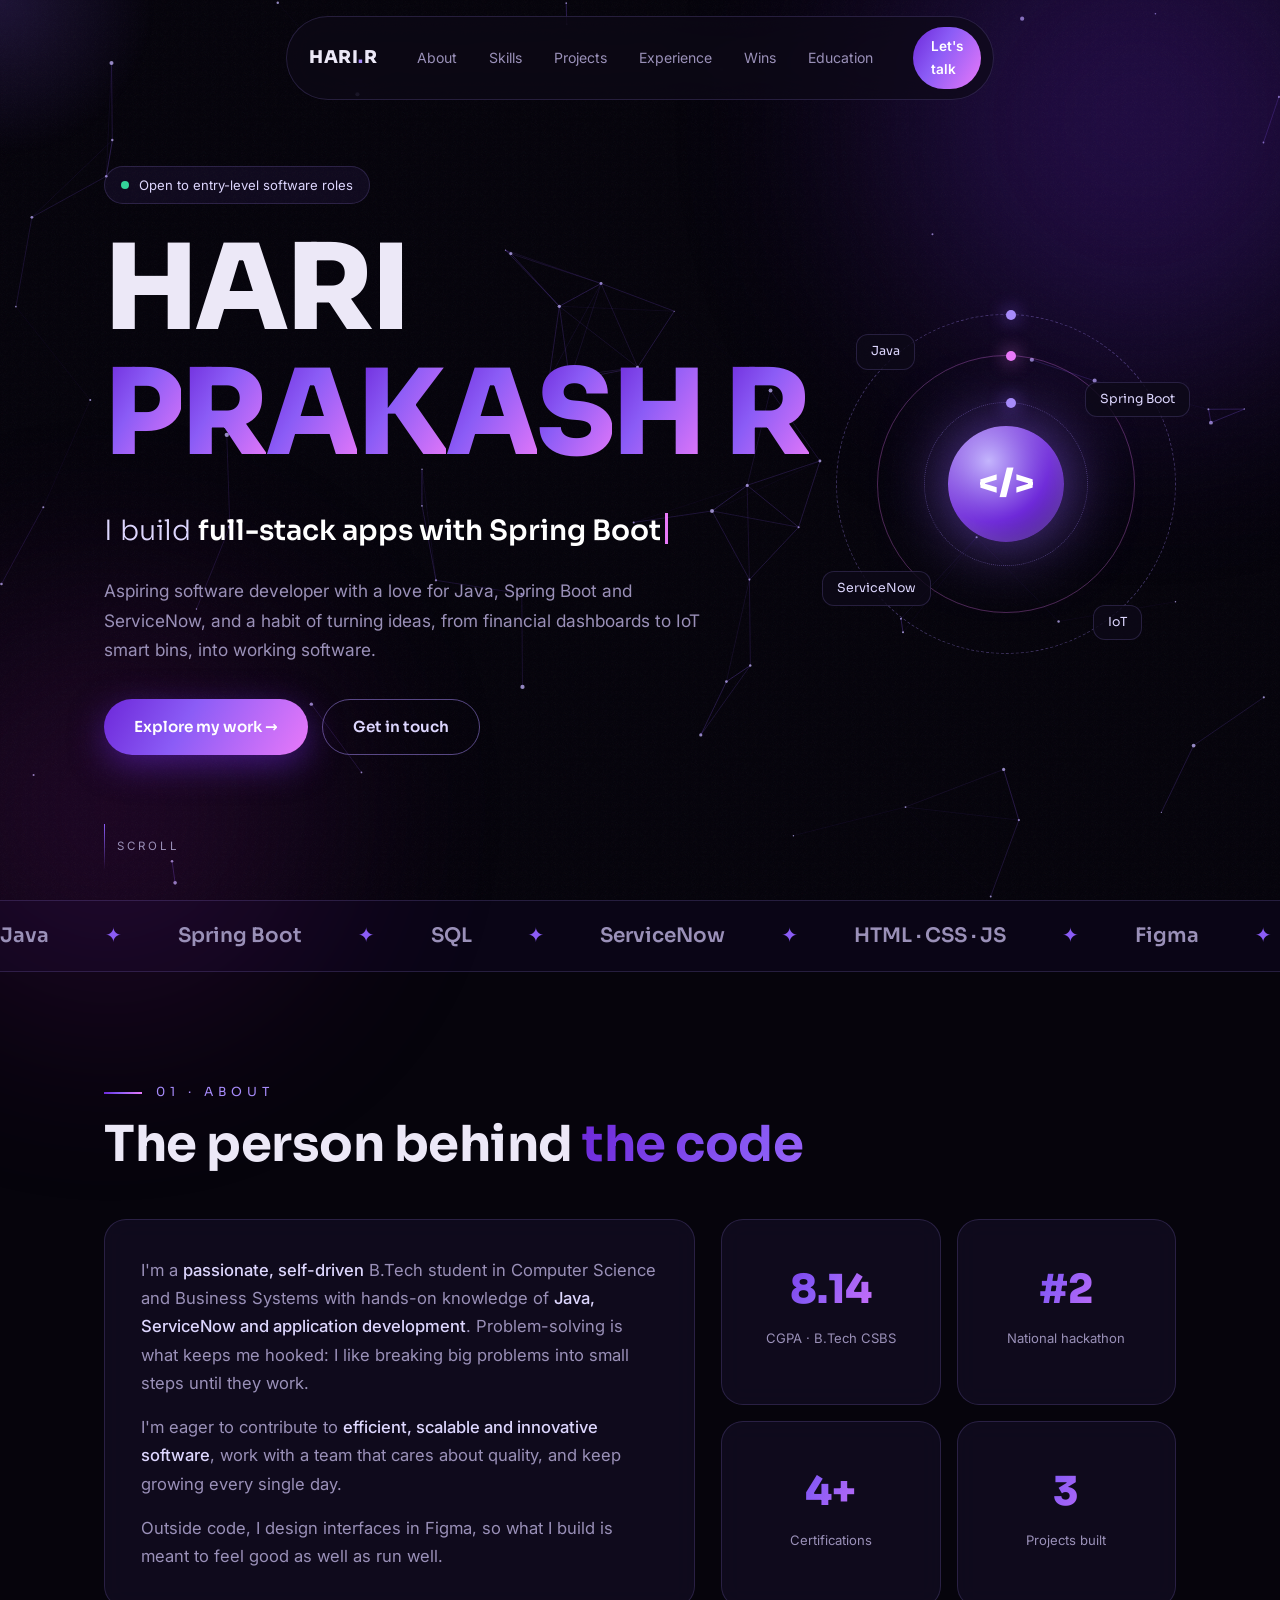
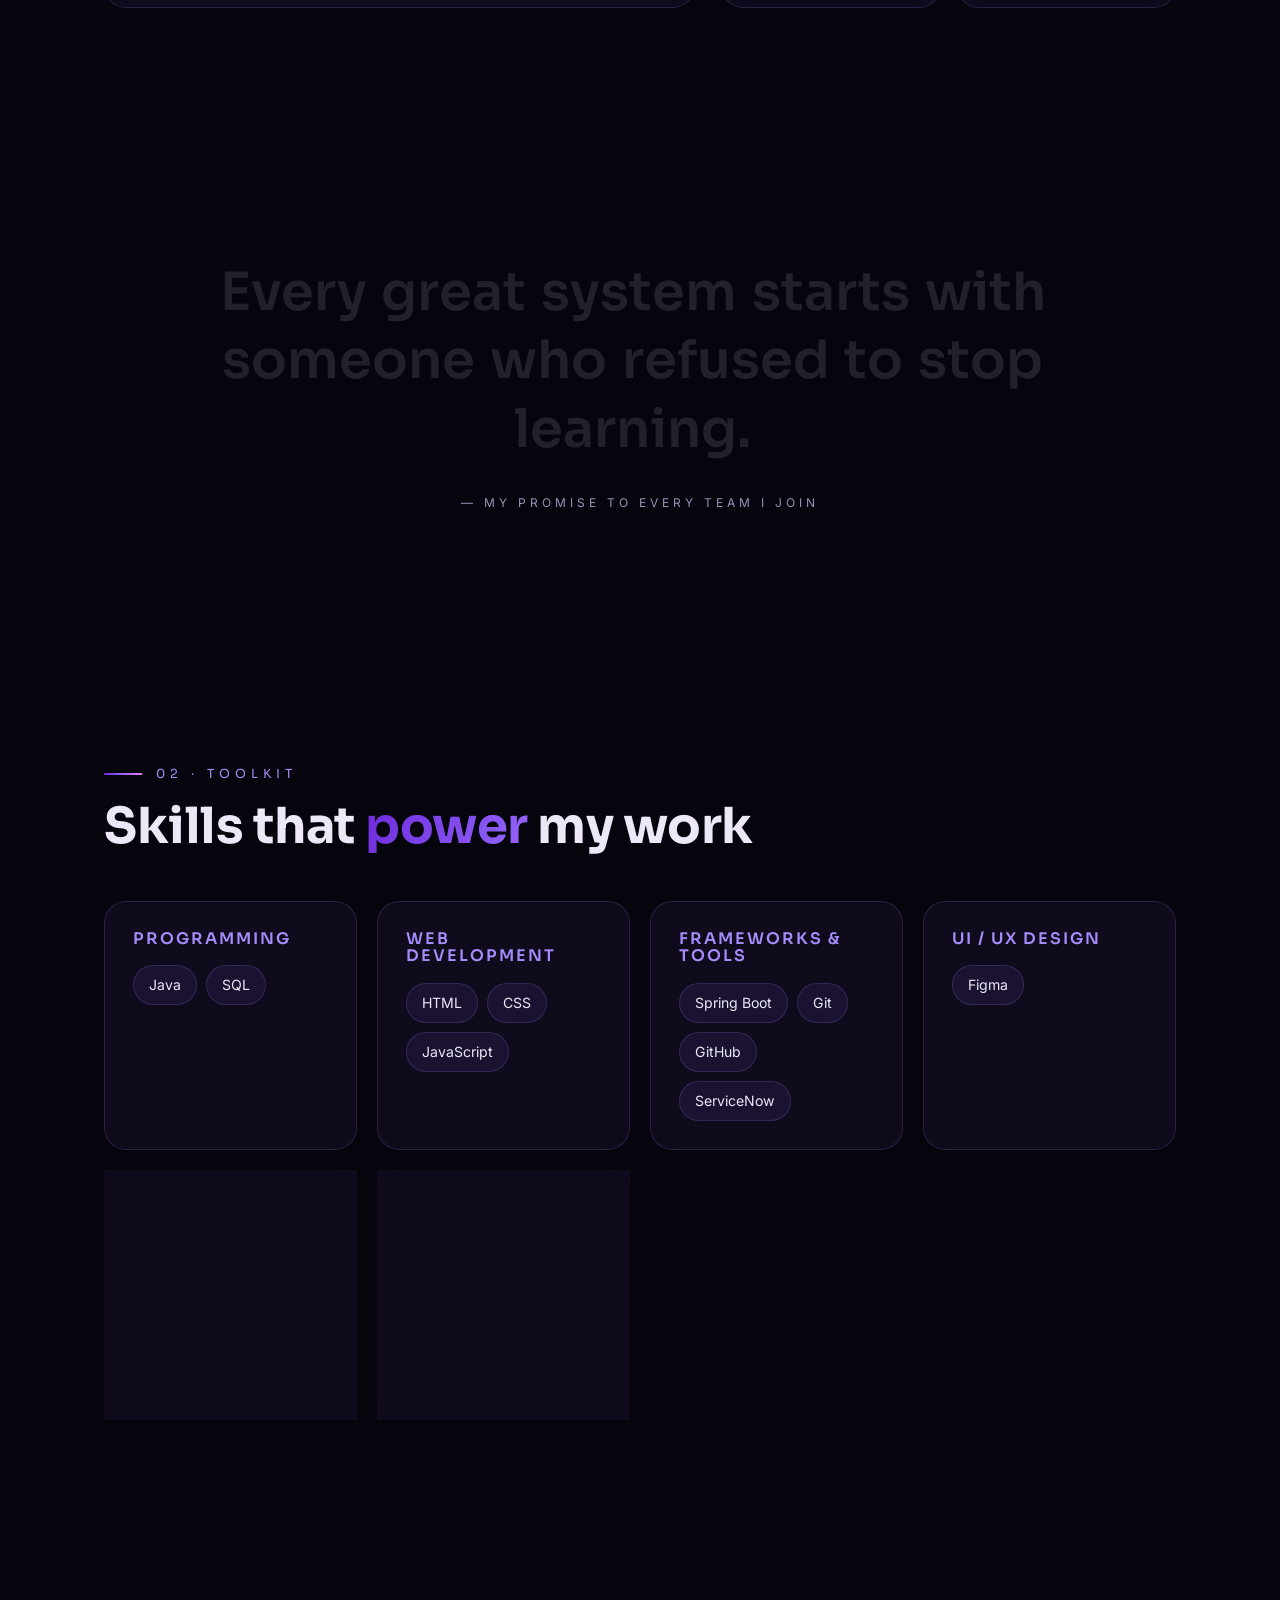
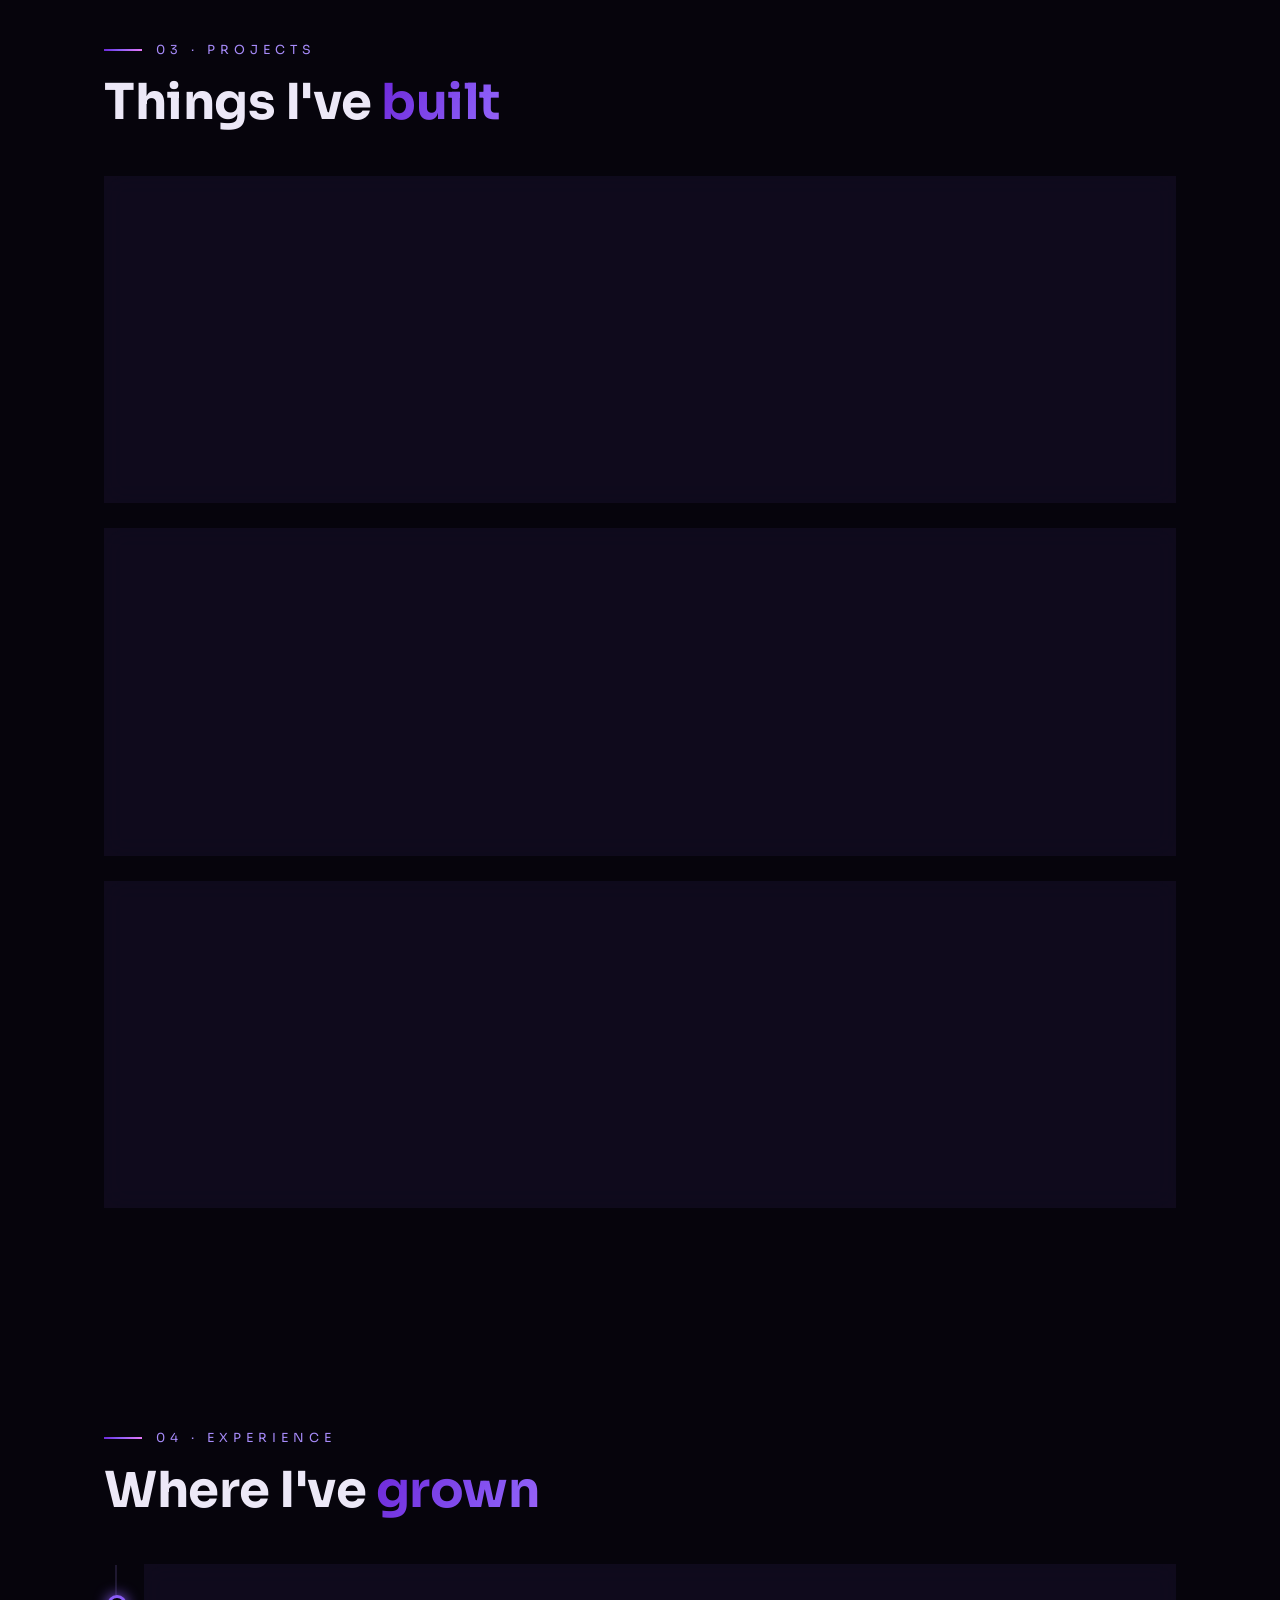
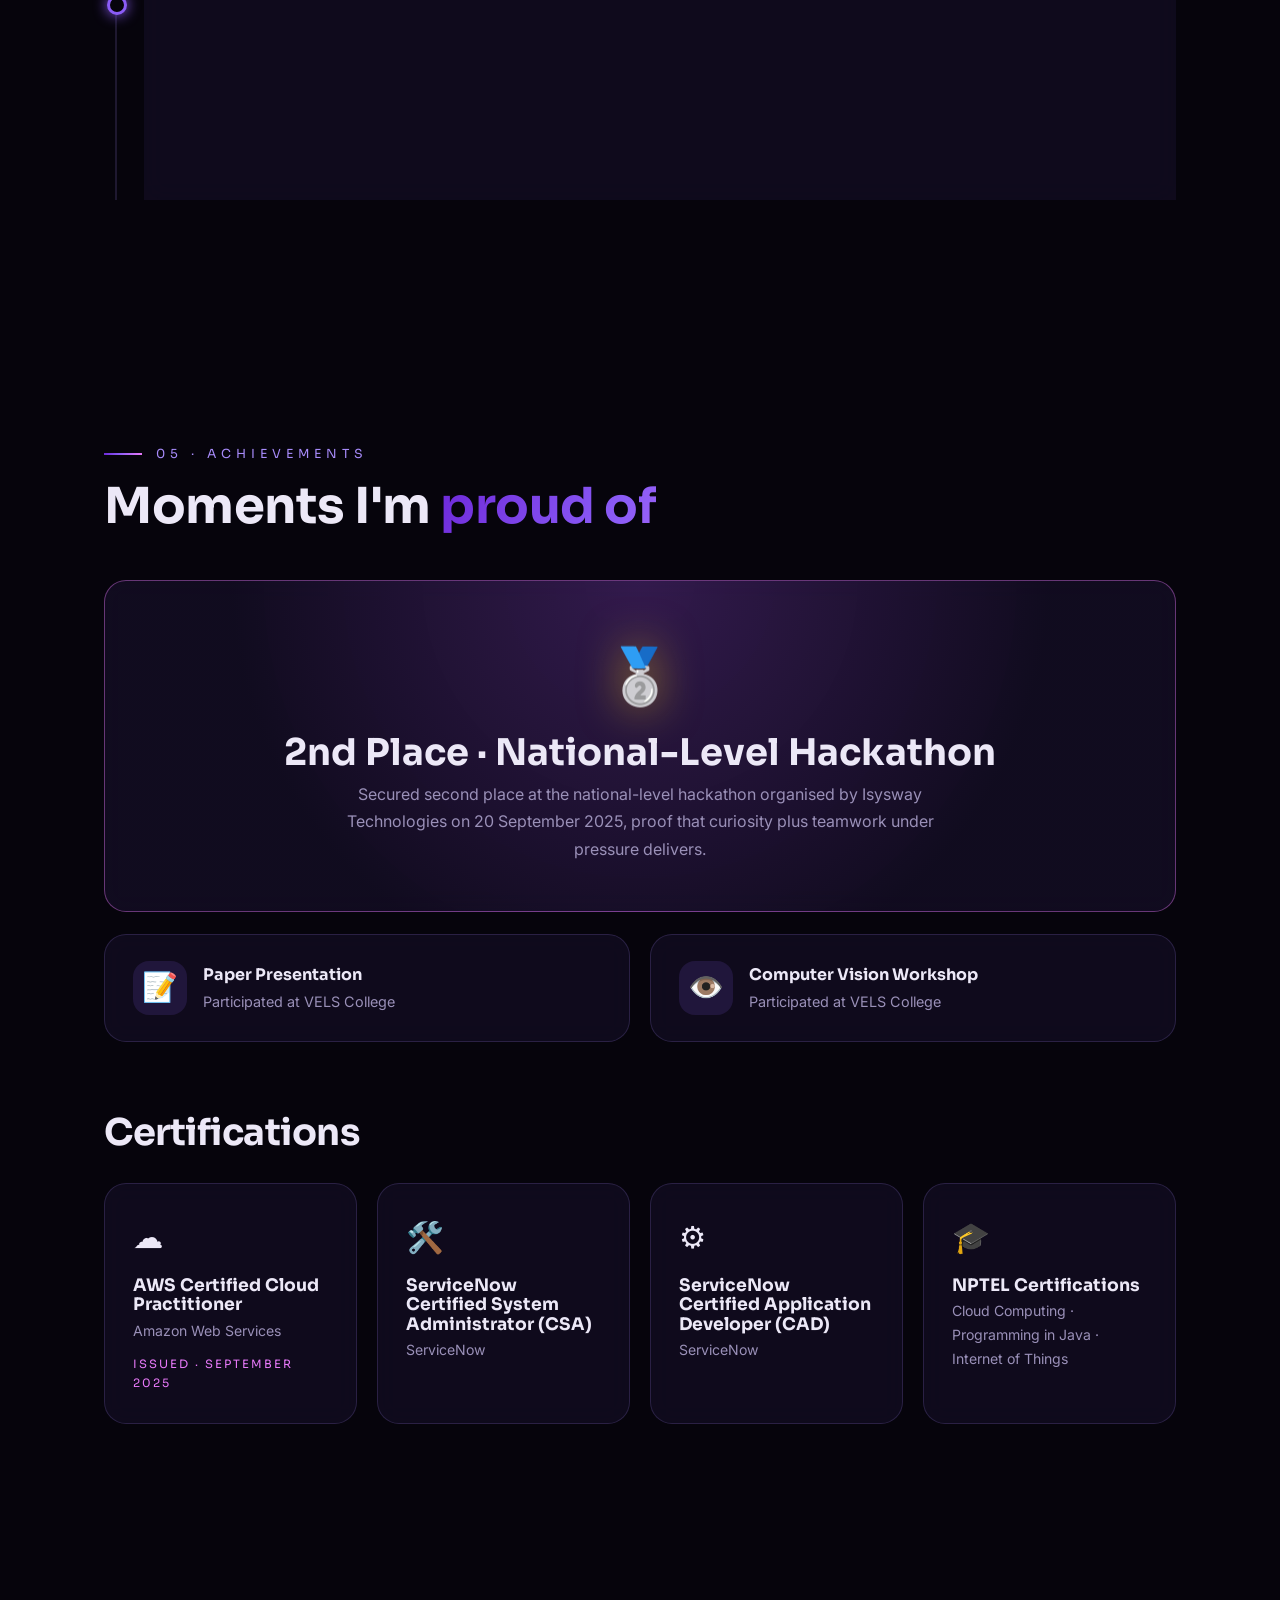
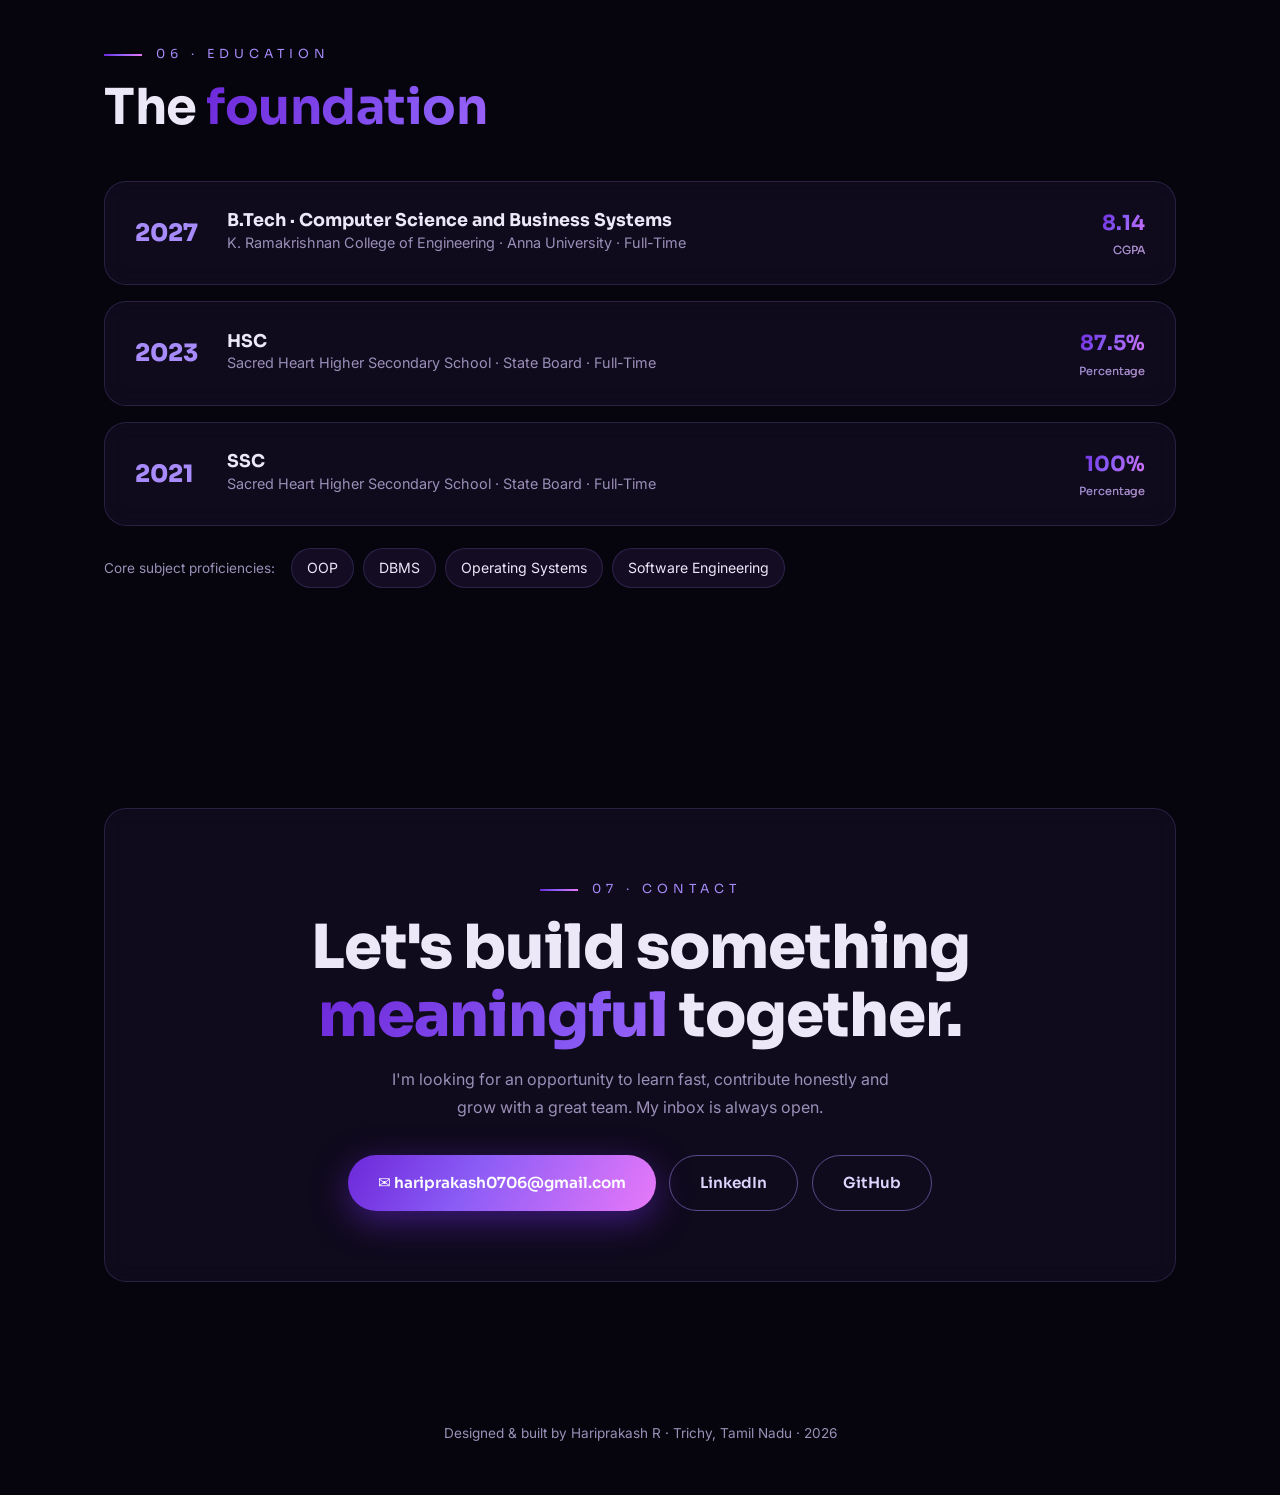
<file: HariprakashR.html>
<!DOCTYPE html>
<html lang="en">
<head>
<meta charset="UTF-8">
<meta name="viewport" content="width=device-width, initial-scale=1">
<title>Hariprakash R · Portfolio</title>
<meta name="description" content="Hariprakash R — aspiring software developer: Java, Spring Boot, ServiceNow, IoT and UI/UX. National hackathon runner-up.">
<link rel="icon" href="data:image/svg+xml,<svg xmlns='http://www.w3.org/2000/svg' viewBox='0 0 100 100'><rect width='100' height='100' rx='24' fill='%2307050d'/><text x='50' y='68' font-size='56' font-family='sans-serif' font-weight='700' text-anchor='middle' fill='%238b5cf6'>H</text></svg>">
<link rel="preconnect" href="https://fonts.googleapis.com">
<link rel="preconnect" href="https://fonts.gstatic.com" crossorigin>
<link href="https://fonts.googleapis.com/css2?family=Inter:wght@300;400;500;600&family=Sora:wght@300;400;600;700;800&display=swap" rel="stylesheet">
<style>
:root{
  --bg:#06040c;
  --bg2:#0d0918;
  --card:rgba(22,15,40,.62);
  --line:rgba(167,139,250,.18);
  --v1:#6d28d9;
  --v2:#8b5cf6;
  --v3:#a78bfa;
  --v4:#ddd6fe;
  --pink:#e879f9;
  --text:#ece8f7;
  --muted:#9a90b8;
  --grad:linear-gradient(120deg,#6d28d9,#8b5cf6 40%,#e879f9);
  --fh:'Sora',system-ui,sans-serif;
  --fb:'Inter',system-ui,sans-serif;
}
*{box-sizing:border-box;margin:0;padding:0}
html{scroll-behavior:smooth;scroll-padding-top:80px}
body{background:var(--bg);color:var(--text);font-family:var(--fb);line-height:1.7;overflow-x:hidden;-webkit-font-smoothing:antialiased}
a{color:inherit;text-decoration:none}
h1,h2,h3{font-family:var(--fh);line-height:1.12}
::selection{background:var(--v2);color:#fff}
::-webkit-scrollbar{width:9px}::-webkit-scrollbar-track{background:var(--bg)}::-webkit-scrollbar-thumb{background:var(--v1);border-radius:9px}

/* loader */
.loader{position:fixed;inset:0;z-index:999;background:var(--bg);display:grid;place-items:center;transition:opacity .8s,visibility .8s}
.loader.done{opacity:0;visibility:hidden}
.loader-in{text-align:center}
.loader .mono{font-family:var(--fh);font-weight:800;font-size:4.5rem;background:var(--grad);-webkit-background-clip:text;background-clip:text;color:transparent;animation:pulse 1.6s ease-in-out infinite}
.loader .bar{width:220px;height:3px;background:rgba(255,255,255,.08);border-radius:3px;margin:18px auto 10px;overflow:hidden}
.loader .bar i{display:block;height:100%;width:0;background:var(--grad);transition:width .1s}
.loader small{color:var(--muted);letter-spacing:4px;font-size:.72rem;text-transform:uppercase}
@keyframes pulse{50%{filter:drop-shadow(0 0 24px rgba(139,92,246,.8));transform:scale(1.06)}}

/* backdrop */
#bg{position:fixed;inset:0;z-index:-3;width:100%;height:100%}
.glow-orb{position:fixed;z-index:-2;border-radius:50%;filter:blur(110px);pointer-events:none}
.o1{width:520px;height:520px;background:#5b21b6;opacity:.32;top:-140px;right:-120px;animation:float1 18s ease-in-out infinite}
.o2{width:420px;height:420px;background:#a21caf;opacity:.16;bottom:-120px;left:-100px;animation:float1 22s ease-in-out infinite reverse}
@keyframes float1{50%{transform:translate(-60px,50px) scale(1.15)}}
.grain{position:fixed;inset:0;z-index:-1;pointer-events:none;opacity:.05;background-image:url("data:image/svg+xml,%3Csvg xmlns='http://www.w3.org/2000/svg' width='160' height='160'%3E%3Cfilter id='n'%3E%3CfeTurbulence baseFrequency='.9' numOctaves='2'/%3E%3C/filter%3E%3Crect width='100%25' height='100%25' filter='url(%23n)'/%3E%3C/svg%3E")}
.cursor{position:fixed;width:340px;height:340px;margin:-170px 0 0 -170px;border-radius:50%;background:radial-gradient(circle,rgba(139,92,246,.18),transparent 65%);pointer-events:none;z-index:-1;transition:opacity .3s}
.progress{position:fixed;top:0;left:0;height:3px;width:0;background:var(--grad);z-index:100}

/* nav */
.nav{position:fixed;top:16px;left:50%;transform:translateX(-50%);z-index:90;display:flex;align-items:center;gap:26px;padding:10px 12px 10px 22px;border-radius:999px;background:rgba(13,9,24,.7);backdrop-filter:blur(16px);-webkit-backdrop-filter:blur(16px);border:1px solid var(--line)}
.logo{font-family:var(--fh);font-weight:800;font-size:1.1rem;letter-spacing:.5px}
.logo span{color:var(--v3)}
.nav nav{display:flex;gap:4px}
.nav nav a{padding:6px 14px;border-radius:999px;font-size:.88rem;color:var(--muted);transition:.25s}
.nav nav a:hover,.nav nav a.active{color:#fff;background:rgba(139,92,246,.22)}
.nav .hire{padding:8px 18px;border-radius:999px;background:var(--grad);font-weight:600;font-size:.85rem;color:#fff;transition:.3s}
.nav .hire:hover{box-shadow:0 0 26px rgba(139,92,246,.7)}

/* layout */
section{padding:110px 24px;max-width:1120px;margin:0 auto;position:relative}
.eyebrow{font-family:var(--fh);font-size:.78rem;letter-spacing:5px;text-transform:uppercase;color:var(--v3);display:flex;align-items:center;gap:14px;margin-bottom:14px}
.eyebrow::before{content:"";width:38px;height:2px;background:var(--grad)}
h2.t{font-size:clamp(2rem,5vw,3.1rem);font-weight:700;margin-bottom:46px;letter-spacing:-.5px}
.grad{background:var(--grad);background-size:200% 200%;-webkit-background-clip:text;background-clip:text;color:transparent;animation:shift 7s ease-in-out infinite}
@keyframes shift{50%{background-position:100% 50%}}
.card{background:var(--card);border:1px solid var(--line);border-radius:22px;backdrop-filter:blur(12px);-webkit-backdrop-filter:blur(12px);position:relative;overflow:hidden;transition:border-color .3s,box-shadow .3s,transform .2s}
.card::before{content:"";position:absolute;inset:0;background:radial-gradient(420px circle at var(--mx,50%) var(--my,0%),rgba(139,92,246,.18),transparent 45%);opacity:0;transition:opacity .3s;pointer-events:none}
.card:hover{border-color:rgba(167,139,250,.5);box-shadow:0 20px 60px rgba(109,40,217,.25)}
.card:hover::before{opacity:1}
.reveal{opacity:0;transform:translateY(40px);filter:blur(6px);transition:opacity .9s,transform .9s cubic-bezier(.2,.8,.2,1),filter .9s}
.reveal.in{opacity:1;transform:none;filter:none}

/* hero */
.hero{min-height:100vh;display:flex;flex-direction:column;justify-content:center;padding-top:130px}
.tagline{display:inline-flex;align-items:center;gap:10px;padding:7px 16px;border:1px solid var(--line);border-radius:999px;background:rgba(139,92,246,.08);font-size:.82rem;color:var(--v4);width:fit-content;margin-bottom:26px}
.tagline i{width:8px;height:8px;border-radius:50%;background:#34d399;box-shadow:0 0 0 0 rgba(52,211,153,.7);animation:ping 2s infinite}
@keyframes ping{70%{box-shadow:0 0 0 10px rgba(52,211,153,0)}100%{box-shadow:0 0 0 0 rgba(52,211,153,0)}}
.hero h1{font-size:clamp(3rem,9.5vw,7.4rem);font-weight:800;letter-spacing:-3px;line-height:1}
.hero h1 .w{display:block;overflow:hidden;padding-bottom:.06em}
.hero h1 .ch{display:inline-block;transform:translateY(110%) rotate(8deg);animation:up .9s cubic-bezier(.2,.9,.2,1) forwards;animation-play-state:paused}
.go .hero h1 .ch{animation-play-state:running}
@keyframes up{to{transform:none}}
.hero h1 .w:nth-child(2) .ch{background:var(--grad);-webkit-background-clip:text;background-clip:text;color:transparent}
.role{margin-top:26px;font-family:var(--fh);font-size:clamp(1.15rem,3vw,1.75rem);font-weight:300;color:var(--v4)}
.role b{font-weight:600;color:#fff}
.caret{display:inline-block;width:3px;height:1.1em;background:var(--pink);margin-left:4px;vertical-align:-.15em;animation:blink 1s steps(1) infinite}
@keyframes blink{50%{opacity:0}}
.lead{max-width:600px;margin:22px 0 34px;color:var(--muted);font-size:1.08rem}
.cta{display:flex;flex-wrap:wrap;gap:14px}
.btn{display:inline-flex;align-items:center;gap:10px;padding:14px 30px;border-radius:999px;font-family:var(--fh);font-weight:600;font-size:.95rem;transition:transform .25s,box-shadow .3s,background .3s;will-change:transform}
.btn.p{background:var(--grad);color:#fff;box-shadow:0 10px 34px rgba(109,40,217,.5)}
.btn.p:hover{box-shadow:0 14px 48px rgba(139,92,246,.75)}
.btn.g{border:1px solid rgba(167,139,250,.5);color:var(--v4)}
.btn.g:hover{background:rgba(139,92,246,.18)}
.scrollhint{position:absolute;bottom:30px;left:24px;display:flex;align-items:center;gap:12px;font-size:.72rem;letter-spacing:3px;text-transform:uppercase;color:var(--muted)}
.scrollhint i{width:1px;height:46px;background:linear-gradient(var(--v2),transparent);animation:drop 2s infinite}
@keyframes drop{0%{transform:scaleY(0);transform-origin:top}50%{transform:scaleY(1);transform-origin:top}51%{transform-origin:bottom}100%{transform:scaleY(0);transform-origin:bottom}}
.hero-badge{position:absolute;right:24px;top:50%;transform:translateY(-40%);width:min(34vw,340px);aspect-ratio:1;display:grid;place-items:center}
.ring{position:absolute;inset:0;border-radius:50%;border:1px dashed rgba(167,139,250,.35);animation:spin 28s linear infinite}
.ring.r2{inset:12%;border:1px solid rgba(232,121,249,.3);animation-duration:18s;animation-direction:reverse}
.ring.r3{inset:26%;border-style:dotted;animation-duration:12s}
.ring::after{content:"";position:absolute;top:-5px;left:50%;width:10px;height:10px;border-radius:50%;background:var(--v3);box-shadow:0 0 18px var(--v2)}
.ring.r2::after{background:var(--pink);box-shadow:0 0 18px var(--pink)}
@keyframes spin{to{transform:rotate(360deg)}}
.core{width:34%;aspect-ratio:1;border-radius:50%;background:radial-gradient(circle at 35% 30%,#c4b5fd,#6d28d9 55%,#2e1065);box-shadow:0 0 70px rgba(139,92,246,.7),inset 0 0 30px rgba(255,255,255,.2);animation:beat 3.2s ease-in-out infinite;display:grid;place-items:center;font-family:var(--fh);font-weight:800;font-size:clamp(1.4rem,3vw,2.2rem);color:#fff}
@keyframes beat{50%{transform:scale(1.1);box-shadow:0 0 110px rgba(167,139,250,.9),inset 0 0 30px rgba(255,255,255,.3)}}
.chip3d{position:absolute;padding:6px 14px;border-radius:12px;background:rgba(13,9,24,.8);border:1px solid var(--line);font-family:var(--fh);font-size:.78rem;color:var(--v4);animation:bob 5s ease-in-out infinite}
.c1{top:6%;left:6%}.c2{top:20%;right:-4%;animation-delay:-1s}.c3{bottom:14%;left:-4%;animation-delay:-2s}.c4{bottom:4%;right:10%;animation-delay:-3s}
@keyframes bob{50%{transform:translateY(-12px)}}

/* marquee */
.marq{overflow:hidden;border-block:1px solid var(--line);padding:18px 0;background:rgba(109,40,217,.05);max-width:none;margin:0;padding-inline:0}
.track{display:flex;gap:56px;width:max-content;animation:marq 30s linear infinite;font-family:var(--fh);font-size:1.25rem;font-weight:600;color:var(--muted)}
.track span{display:inline-flex;align-items:center;gap:56px;white-space:nowrap}
.track span::after{content:"✦";color:var(--v2)}
@keyframes marq{to{transform:translateX(-50%)}}

/* about */
.about{display:grid;grid-template-columns:1.3fr 1fr;gap:26px}
.about .card{padding:36px}
.about p{color:var(--muted);font-size:1.04rem}
.about p+p{margin-top:16px}
.about strong{color:var(--v4);font-weight:500}
.stats{display:grid;grid-template-columns:1fr 1fr;gap:16px}
.stat{padding:26px 16px;text-align:center}
.stat b{display:block;font-family:var(--fh);font-size:2.5rem;font-weight:800;background:var(--grad);-webkit-background-clip:text;background-clip:text;color:transparent}
.stat small{color:var(--muted);font-size:.82rem}

/* emotional quote */
.quote{text-align:center;padding:140px 24px}
.quote p{font-family:var(--fh);font-size:clamp(1.7rem,4.6vw,3.3rem);font-weight:600;line-height:1.3;max-width:900px;margin:0 auto}
.quote .wd{display:inline-block;opacity:.12;transition:opacity .5s,color .5s,text-shadow .5s;margin-right:.28em}
.quote .wd.on{opacity:1}
.quote .wd.hl.on{color:var(--v3);text-shadow:0 0 30px rgba(139,92,246,.7)}
.quote small{display:block;margin-top:30px;color:var(--muted);letter-spacing:4px;text-transform:uppercase;font-size:.75rem}

/* skills */
.skillgrid{display:grid;grid-template-columns:repeat(auto-fit,minmax(240px,1fr));gap:20px}
.sk{padding:28px}
.sk h3{font-size:1rem;color:var(--v3);letter-spacing:2px;text-transform:uppercase;margin-bottom:18px;font-weight:600}
.pills{display:flex;flex-wrap:wrap;gap:9px}
.pills span{padding:7px 15px;border-radius:999px;font-size:.88rem;background:rgba(139,92,246,.1);border:1px solid var(--line);transition:.25s}
.pills span:hover{background:var(--v2);color:#fff;transform:translateY(-3px);box-shadow:0 8px 20px rgba(139,92,246,.45)}

/* projects */
.projects{display:grid;gap:26px}
.proj{display:grid;grid-template-columns:1fr 1.1fr;min-height:300px}
.proj:nth-child(even){grid-template-columns:1.1fr 1fr}
.proj:nth-child(even) .vis{order:2}
.vis{display:grid;place-items:center;background:radial-gradient(circle at 50% 40%,rgba(109,40,217,.35),rgba(10,6,20,.9));border-right:1px solid var(--line);padding:30px;min-height:260px}
.proj:nth-child(even) .vis{border-right:0;border-left:1px solid var(--line)}
.pb{padding:38px 38px}
.pb .no{font-family:var(--fh);font-size:.8rem;letter-spacing:4px;color:var(--pink)}
.pb h3{font-size:1.65rem;margin:8px 0 12px}
.pb p{color:var(--muted)}
.tags{display:flex;flex-wrap:wrap;gap:8px;margin:18px 0 20px}
.tags span{font-size:.75rem;padding:4px 12px;border-radius:999px;border:1px solid rgba(232,121,249,.35);color:#f0abfc}
.lnk{font-family:var(--fh);font-weight:600;color:var(--v3);font-size:.92rem}
.lnk:hover{color:#fff;letter-spacing:.5px}
/* visual 1: finance */
.fin{width:100%;max-width:300px;padding:18px;border-radius:18px;background:rgba(10,6,20,.8);border:1px solid var(--line)}
.fin .hd{display:flex;justify-content:space-between;font-size:.72rem;color:var(--muted);margin-bottom:10px}
.fin .hd b{color:#34d399;font-family:var(--fh)}
.bars{display:flex;align-items:flex-end;gap:9px;height:120px}
.bars i{flex:1;border-radius:6px 6px 0 0;background:linear-gradient(var(--v3),var(--v1));height:0;transition:height 1.1s cubic-bezier(.2,.9,.2,1)}
.in .bars i{height:var(--h)}
.bars i:nth-child(2n){background:linear-gradient(var(--pink),#7e22ce)}
/* visual 2: bin */
.bin{position:relative;width:110px;height:170px}
.bin .body{position:absolute;bottom:0;left:8px;right:8px;height:140px;border:3px solid var(--v3);border-top:0;border-radius:0 0 18px 18px;overflow:hidden;background:rgba(139,92,246,.06)}
.bin .fill{position:absolute;bottom:0;left:0;right:0;background:linear-gradient(var(--pink),var(--v1));animation:fill 7s ease-in-out infinite}
@keyframes fill{0%{height:12%}60%,75%{height:92%}100%{height:12%}}
.bin .lid{position:absolute;top:18px;left:0;right:0;height:10px;border-radius:6px;background:var(--v3);transform-origin:left;animation:lid 7s ease-in-out infinite}
@keyframes lid{0%,55%{transform:rotate(0)}65%,80%{transform:rotate(-12deg);background:#f87171}100%{transform:rotate(0)}}
.bin .sig{position:absolute;top:-6px;left:50%;width:2px;height:20px;background:var(--v3);transform:translateX(-50%)}
.bin .sig::before,.bin .sig::after{content:"";position:absolute;left:50%;top:-6px;border:2px solid var(--v2);border-radius:50%;transform:translateX(-50%);opacity:0;animation:wave 2.4s infinite}
.bin .sig::before{width:22px;height:22px;top:-16px}
.bin .sig::after{width:40px;height:40px;top:-25px;animation-delay:.5s}
@keyframes wave{0%{opacity:.9;transform:translateX(-50%) scale(.4)}100%{opacity:0;transform:translateX(-50%) scale(1.2)}}
.alert{position:absolute;right:-92px;top:56px;font-size:.68rem;font-family:var(--fh);padding:4px 10px;border-radius:8px;background:rgba(248,113,113,.15);border:1px solid #f87171;color:#fca5a5;opacity:0;animation:al 7s infinite;white-space:nowrap}
@keyframes al{0%,58%{opacity:0;transform:translateX(-8px)}66%,80%{opacity:1;transform:none}90%,100%{opacity:0}}
/* visual 3: shop */
.shop{width:100%;max-width:300px;display:grid;grid-template-columns:repeat(3,1fr);gap:10px}
.shop div{aspect-ratio:1;border-radius:14px;background:linear-gradient(135deg,rgba(139,92,246,.35),rgba(232,121,249,.18));border:1px solid var(--line);position:relative;overflow:hidden}
.shop div::after{content:"";position:absolute;inset:0;background:linear-gradient(110deg,transparent 30%,rgba(255,255,255,.25) 50%,transparent 70%);transform:translateX(-100%);animation:shine 3.6s infinite}
.shop div:nth-child(2)::after{animation-delay:.3s}.shop div:nth-child(3)::after{animation-delay:.6s}
.shop div:nth-child(4)::after{animation-delay:.9s}.shop div:nth-child(5)::after{animation-delay:1.2s}.shop div:nth-child(6)::after{animation-delay:1.5s}
@keyframes shine{60%,100%{transform:translateX(100%)}}
.shop div::before{content:"";position:absolute;left:10px;right:10px;bottom:10px;height:6px;border-radius:4px;background:rgba(255,255,255,.3)}

/* timeline / experience */
.tl{position:relative;padding-left:40px}
.tl::before{content:"";position:absolute;left:11px;top:0;bottom:0;width:2px;background:rgba(167,139,250,.15)}
.tl .fillline{position:absolute;left:11px;top:0;width:2px;height:0;background:var(--grad);box-shadow:0 0 14px var(--v2)}
.it{position:relative;margin-bottom:24px}
.it::before{content:"";position:absolute;left:-37px;top:30px;width:14px;height:14px;border-radius:50%;background:var(--bg);border:3px solid var(--v2);box-shadow:0 0 14px var(--v2)}
.it .card{padding:26px 30px}
.it small{color:var(--pink);font-family:var(--fh);font-size:.78rem;letter-spacing:2px}
.it h3{font-size:1.25rem;margin:4px 0 4px}
.it .org{color:var(--v3);font-weight:500;margin-bottom:10px}
.it ul{color:var(--muted);padding-left:18px;font-size:.96rem}
.it li+li{margin-top:4px}

/* achievements */
.win{padding:48px 40px;text-align:center;border-color:rgba(232,121,249,.4);background:radial-gradient(circle at 50% 0%,rgba(168,85,247,.28),rgba(22,15,40,.7) 65%);margin-bottom:22px}
.win .medal{font-size:3.4rem;display:inline-block;animation:medal 3.5s ease-in-out infinite;filter:drop-shadow(0 0 22px rgba(250,204,21,.55))}
@keyframes medal{50%{transform:translateY(-8px) rotate(6deg) scale(1.08)}}
.win h3{font-size:clamp(1.5rem,3.6vw,2.3rem);margin:10px 0 8px}
.win p{color:var(--muted);max-width:640px;margin:0 auto}
.two{display:grid;grid-template-columns:1fr 1fr;gap:20px}
.two .card{padding:26px 28px;display:flex;gap:16px;align-items:center}
.two .ic{font-size:1.8rem;flex:none;width:54px;height:54px;border-radius:16px;display:grid;place-items:center;background:rgba(139,92,246,.14)}
.two b{font-family:var(--fh);display:block}
.two span{color:var(--muted);font-size:.9rem}

/* certs */
.certs{display:grid;grid-template-columns:repeat(auto-fit,minmax(250px,1fr));gap:20px}
.cert{padding:28px}
.cert .ic{font-size:1.9rem;margin-bottom:12px}
.cert h3{font-size:1.08rem;margin-bottom:4px}
.cert p{color:var(--muted);font-size:.88rem}
.cert .d{display:inline-block;margin-top:12px;font-size:.72rem;letter-spacing:2px;color:var(--pink);font-family:var(--fh)}

/* education */
.edu{display:grid;gap:16px}
.edu .card{padding:24px 30px;display:grid;grid-template-columns:auto 1fr auto;gap:22px;align-items:center}
.edu .y{font-family:var(--fh);font-weight:800;font-size:1.5rem;color:var(--v3);min-width:70px}
.edu h3{font-size:1.1rem}
.edu p{color:var(--muted);font-size:.9rem}
.edu .sc{font-family:var(--fh);font-weight:700;font-size:1.3rem;background:var(--grad);-webkit-background-clip:text;background-clip:text;color:transparent;text-align:right}
.edu .sc small{display:block;font-weight:400;font-size:.7rem;color:var(--muted);-webkit-text-fill-color:var(--muted)}
.subj{margin-top:22px;display:flex;gap:10px;flex-wrap:wrap;align-items:center}
.subj em{font-style:normal;color:var(--muted);font-size:.85rem;margin-right:6px}

/* contact */
.contact{text-align:center;padding:70px 30px}
.contact h2{font-size:clamp(2rem,5.4vw,3.8rem);font-weight:800;letter-spacing:-1px;margin-bottom:16px}
.contact p{color:var(--muted);max-width:520px;margin:0 auto 34px}
.contact .cta{justify-content:center}
footer{text-align:center;color:var(--muted);font-size:.85rem;padding:30px 20px 50px}

@media (max-width:900px){
  .hero-badge{display:none}
  .about,.proj,.proj:nth-child(even),.two{grid-template-columns:1fr}
  .proj:nth-child(even) .vis{order:0}
  .vis,.proj:nth-child(even) .vis{border:0;border-bottom:1px solid var(--line)}
  .nav nav{display:none}.nav{gap:16px}
  .edu .card{grid-template-columns:1fr;gap:6px}.edu .sc{text-align:left}
  .alert{right:-70px}
  section{padding:80px 20px}
}
@media (prefers-reduced-motion:reduce){
  *,*::before,*::after{animation:none!important;transition:none!important}
  .reveal{opacity:1;transform:none;filter:none}
  .hero h1 .ch{transform:none}
  .quote .wd{opacity:1}
  .bars i{height:var(--h)}
}
</style>
</head>
<body>

<div class="loader" id="loader"><div class="loader-in">
  <div class="mono">HR</div>
  <div class="bar"><i id="lbar"></i></div>
  <small>Loading portfolio</small>
</div></div>

<canvas id="bg" aria-hidden="true"></canvas>
<div class="glow-orb o1"></div><div class="glow-orb o2"></div>
<div class="grain"></div>
<div class="cursor" id="cursor"></div>
<div class="progress" id="progress"></div>

<header class="nav">
  <a href="#home" class="logo">HARI<span>.</span>R</a>
  <nav>
    <a href="#about">About</a><a href="#skills">Skills</a><a href="#projects">Projects</a>
    <a href="#experience">Experience</a><a href="#wins">Wins</a><a href="#education">Education</a>
  </nav>
  <a class="hire" href="#contact">Let's talk</a>
</header>

<main>
<!-- HERO -->
<section id="home" class="hero">
  <div class="tagline"><i></i> Open to entry-level software roles</div>
  <h1 id="name" aria-label="Hariprakash R"><span class="w">HARI</span><span class="w">PRAKASH R</span></h1>
  <p class="role">I build <b id="typed"></b><span class="caret"></span></p>
  <p class="lead">Aspiring software developer with a love for Java, Spring Boot and ServiceNow, and a habit of turning ideas, from financial dashboards to IoT smart bins, into working software.</p>
  <div class="cta">
    <a class="btn p mag" href="#projects">Explore my work →</a>
    <a class="btn g mag" href="#contact">Get in touch</a>
  </div>

  <div class="hero-badge" aria-hidden="true">
    <div class="ring"></div><div class="ring r2"></div><div class="ring r3"></div>
    <div class="core">&lt;/&gt;</div>
    <span class="chip3d c1">Java</span><span class="chip3d c2">Spring Boot</span>
    <span class="chip3d c3">ServiceNow</span><span class="chip3d c4">IoT</span>
  </div>
  <div class="scrollhint"><i></i>Scroll</div>
</section>

<div class="marq" aria-hidden="true"><div class="track">
  <span>Java</span><span>Spring Boot</span><span>SQL</span><span>ServiceNow</span><span>HTML · CSS · JS</span><span>Figma</span><span>Git &amp; GitHub</span><span>AWS</span><span>IoT</span>
  <span>Java</span><span>Spring Boot</span><span>SQL</span><span>ServiceNow</span><span>HTML · CSS · JS</span><span>Figma</span><span>Git &amp; GitHub</span><span>AWS</span><span>IoT</span>
</div></div>

<!-- ABOUT -->
<section id="about">
  <div class="eyebrow reveal">01 · About</div>
  <h2 class="t reveal">The person behind <span class="grad">the code</span></h2>
  <div class="about">
    <div class="card reveal">
      <p>I'm a <strong>passionate, self-driven</strong> B.Tech student in Computer Science and Business Systems with hands-on knowledge of <strong>Java, ServiceNow and application development</strong>. Problem-solving is what keeps me hooked: I like breaking big problems into small steps until they work.</p>
      <p>I'm eager to contribute to <strong>efficient, scalable and innovative software</strong>, work with a team that cares about quality, and keep growing every single day.</p>
      <p>Outside code, I design interfaces in Figma, so what I build is meant to feel good as well as run well.</p>
    </div>
    <div class="stats">
      <div class="card stat reveal"><b data-count="8.14" data-dec="2">0</b><small>CGPA · B.Tech CSBS</small></div>
      <div class="card stat reveal"><b data-count="2" data-pre="#">0</b><small>National hackathon</small></div>
      <div class="card stat reveal"><b data-count="4" data-suf="+">0</b><small>Certifications</small></div>
      <div class="card stat reveal"><b data-count="3">0</b><small>Projects built</small></div>
    </div>
  </div>
</section>

<!-- EMOTIONAL QUOTE -->
<div class="quote" id="quote">
  <p id="qtext" data-text="Every great system starts with someone who refused to stop learning.|hl:refused to stop learning."></p>
  <small>— My promise to every team I join</small>
</div>

<!-- SKILLS -->
<section id="skills">
  <div class="eyebrow reveal">02 · Toolkit</div>
  <h2 class="t reveal">Skills that <span class="grad">power</span> my work</h2>
  <div class="skillgrid">
    <div class="card sk reveal"><h3>Programming</h3><div class="pills"><span>Java</span><span>SQL</span></div></div>
    <div class="card sk reveal"><h3>Web Development</h3><div class="pills"><span>HTML</span><span>CSS</span><span>JavaScript</span></div></div>
    <div class="card sk reveal"><h3>Frameworks &amp; Tools</h3><div class="pills"><span>Spring Boot</span><span>Git</span><span>GitHub</span><span>ServiceNow</span></div></div>
    <div class="card sk reveal"><h3>UI / UX Design</h3><div class="pills"><span>Figma</span></div></div>
    <div class="card sk reveal"><h3>Core Subjects</h3><div class="pills"><span>OOP</span><span>DBMS</span><span>Operating Systems</span><span>Software Engineering</span></div></div>
    <div class="card sk reveal"><h3>Soft Skills &amp; Languages</h3><div class="pills"><span>Problem-solving</span><span>Teamwork</span><span>English</span><span>Tamil</span></div></div>
  </div>
</section>

<!-- PROJECTS -->
<section id="projects">
  <div class="eyebrow reveal">03 · Projects</div>
  <h2 class="t reveal">Things I've <span class="grad">built</span></h2>
  <div class="projects">

    <article class="card proj reveal">
      <div class="vis"><div class="fin">
        <div class="hd"><span>Monthly overview</span><b>▲ tracked</b></div>
        <div class="bars"><i style="--h:45%"></i><i style="--h:70%"></i><i style="--h:55%"></i><i style="--h:90%"></i><i style="--h:62%"></i><i style="--h:80%"></i><i style="--h:50%"></i></div>
      </div></div>
      <div class="pb">
        <div class="no">PROJECT 01</div>
        <h3>Financial Tracker Application</h3>
        <p>A full-stack financial tracking application built with Java and Spring Boot, helping users keep their money organised and understandable.</p>
        <div class="tags"><span>Java</span><span>Spring Boot</span><span>HTML5</span><span>CSS3</span><span>JavaScript</span><span>MySQL</span></div>
        <a class="lnk" href="https://github.com/YOUR_USERNAME/financial-tracker" target="_blank" rel="noopener">View on GitHub →</a>
      </div>
    </article>

    <article class="card proj reveal">
      <div class="vis"><div class="bin">
        <div class="sig"></div><div class="lid"></div>
        <div class="body"><div class="fill"></div></div>
        <div class="alert">⚠ Bin almost full</div>
      </div></div>
      <div class="pb">
        <div class="no">PROJECT 02</div>
        <h3>Smart Bin Level Detection</h3>
        <p>An IoT-based smart bin that monitors waste level in real time and sends automatic alerts, so bins get emptied exactly when needed.</p>
        <div class="tags"><span>ESP8266</span><span>HC-SR04</span><span>Blynk</span><span>Servo Motor</span><span>IoT</span></div>
        <a class="lnk" href="https://github.com/YOUR_USERNAME/smart-bin" target="_blank" rel="noopener">View on GitHub →</a>
      </div>
    </article>

    <article class="card proj reveal">
      <div class="vis"><div class="shop"><div></div><div></div><div></div><div></div><div></div><div></div></div></div>
      <div class="pb">
        <div class="no">PROJECT 03</div>
        <h3>E-Commerce Website Frontend</h3>
        <p>A responsive e-commerce frontend with product category sections, interactive UI components and mobile-friendly layouts for a smooth shopping experience.</p>
        <div class="tags"><span>HTML</span><span>CSS</span><span>JavaScript</span><span>Responsive</span></div>
        <a class="lnk" href="https://github.com/YOUR_USERNAME/ecommerce-frontend" target="_blank" rel="noopener">View on GitHub →</a>
      </div>
    </article>
  </div>
</section>

<!-- EXPERIENCE -->
<section id="experience">
  <div class="eyebrow reveal">04 · Experience</div>
  <h2 class="t reveal">Where I've <span class="grad">grown</span></h2>
  <div class="tl" id="tl">
    <div class="fillline" id="fillline"></div>
    <div class="it reveal"><div class="card">
      <small>JULY 1 – JULY 31, 2025</small>
      <h3>Software Development Intern</h3>
      <div class="org">SkillCraft Technology</div>
      <ul>
        <li>Enhanced problem-solving skills through rapid development cycles.</li>
        <li>Developed small web projects using HTML, CSS and JavaScript.</li>
        <li>Designed responsive web pages and implemented interactive features for user-friendly applications.</li>
      </ul>
    </div></div>
  </div>
</section>

<!-- ACHIEVEMENTS -->
<section id="wins">
  <div class="eyebrow reveal">05 · Achievements</div>
  <h2 class="t reveal">Moments I'm <span class="grad">proud of</span></h2>
  <div class="card win reveal">
    <div class="medal">🥈</div>
    <h3>2nd Place · National-Level Hackathon</h3>
    <p>Secured second place at the national-level hackathon organised by Isysway Technologies on 20 September 2025, proof that curiosity plus teamwork under pressure delivers.</p>
  </div>
  <div class="two">
    <div class="card reveal"><div class="ic">📝</div><div><b>Paper Presentation</b><span>Participated at VELS College</span></div></div>
    <div class="card reveal"><div class="ic">👁️</div><div><b>Computer Vision Workshop</b><span>Participated at VELS College</span></div></div>
  </div>

  <h2 class="t reveal" style="margin:70px 0 30px;font-size:clamp(1.6rem,4vw,2.3rem)">Certifications</h2>
  <div class="certs">
    <div class="card cert reveal"><div class="ic">☁️</div><h3>AWS Certified Cloud Practitioner</h3><p>Amazon Web Services</p><span class="d">ISSUED · SEPTEMBER 2025</span></div>
    <div class="card cert reveal"><div class="ic">🛠️</div><h3>ServiceNow Certified System Administrator (CSA)</h3><p>ServiceNow</p></div>
    <div class="card cert reveal"><div class="ic">⚙️</div><h3>ServiceNow Certified Application Developer (CAD)</h3><p>ServiceNow</p></div>
    <div class="card cert reveal"><div class="ic">🎓</div><h3>NPTEL Certifications</h3><p>Cloud Computing · Programming in Java · Internet of Things</p></div>
  </div>
</section>

<!-- EDUCATION -->
<section id="education">
  <div class="eyebrow reveal">06 · Education</div>
  <h2 class="t reveal">The <span class="grad">foundation</span></h2>
  <div class="edu">
    <div class="card reveal"><div class="y">2027</div><div><h3>B.Tech · Computer Science and Business Systems</h3><p>K. Ramakrishnan College of Engineering · Anna University · Full-Time</p></div><div class="sc">8.14<small>CGPA</small></div></div>
    <div class="card reveal"><div class="y">2023</div><div><h3>HSC</h3><p>Sacred Heart Higher Secondary School · State Board · Full-Time</p></div><div class="sc">87.5%<small>Percentage</small></div></div>
    <div class="card reveal"><div class="y">2021</div><div><h3>SSC</h3><p>Sacred Heart Higher Secondary School · State Board · Full-Time</p></div><div class="sc">100%<small>Percentage</small></div></div>
  </div>
  <div class="subj reveal"><em>Core subject proficiencies:</em>
    <div class="pills"><span>OOP</span><span>DBMS</span><span>Operating Systems</span><span>Software Engineering</span></div>
  </div>
</section>

<!-- CONTACT -->
<section id="contact">
  <div class="card contact reveal">
    <div class="eyebrow" style="justify-content:center">07 · Contact</div>
    <h2>Let's build something <span class="grad">meaningful</span> together.</h2>
    <p>I'm looking for an opportunity to learn fast, contribute honestly and grow with a great team. My inbox is always open.</p>
    <div class="cta">
      <a class="btn p mag" href="mailto:hariprakash0706@gmail.com">✉ hariprakash0706@gmail.com</a>
      <a class="btn g mag" href="https://www.linkedin.com/in/hariprakash-r-4672b42a3" target="_blank" rel="noopener">LinkedIn</a>
      <a class="btn g mag" href="https://github.com/YOUR_USERNAME" target="_blank" rel="noopener">GitHub</a>
    </div>
  </div>
</section>
</main>

<footer>Designed &amp; built by Hariprakash R · Trichy, Tamil Nadu · <span id="yr"></span></footer>

<script>
(function(){
  var reduce = matchMedia('(prefers-reduced-motion: reduce)').matches;

  /* Loader */
  var loader=document.getElementById('loader'), lbar=document.getElementById('lbar'), p=0;
  function finish(){ loader.classList.add('done'); document.body.classList.add('go'); }
  var li=setInterval(function(){ p+=Math.random()*18+6; if(p>=100){p=100;clearInterval(li);setTimeout(finish,250);} lbar.style.width=p+'%'; },110);
  setTimeout(function(){ if(!document.body.classList.contains('go')) finish(); },3500);

  /* Split name into letters */
  document.querySelectorAll('#name .w').forEach(function(w,wi){
    var t=w.textContent; w.textContent='';
    t.split('').forEach(function(c,i){
      var s=document.createElement('span'); s.className='ch'; s.textContent=c===' '?' ':c;
      s.style.animationDelay=(0.15+wi*0.35+i*0.05)+'s'; s.setAttribute('aria-hidden','true'); w.appendChild(s);
    });
  });

  /* Typing */
  var roles=['full-stack apps with Spring Boot','smart IoT solutions','ServiceNow workflows','clean, responsive interfaces','things that solve real problems'];
  var el=document.getElementById('typed'), r=0,c=0,d=false;
  (function type(){
    var w=roles[r]; el.textContent=w.slice(0,c);
    if(!d&&c<w.length){c++;setTimeout(type,70);}
    else if(!d){d=true;setTimeout(type,1500);}
    else if(c>0){c--;setTimeout(type,32);}
    else{d=false;r=(r+1)%roles.length;setTimeout(type,300);}
  })();

  /* Particle network canvas */
  var cv=document.getElementById('bg'), ctx=cv.getContext('2d'), W,H,pts=[], mouse={x:-999,y:-999};
  function size(){ W=cv.width=innerWidth; H=cv.height=innerHeight; var n=Math.min(95,Math.floor(W*H/17000)); pts=[]; for(var i=0;i<n;i++) pts.push({x:Math.random()*W,y:Math.random()*H,vx:(Math.random()-.5)*.35,vy:(Math.random()-.5)*.35,r:Math.random()*1.6+.6}); }
  size(); addEventListener('resize',size);
  addEventListener('pointermove',function(e){mouse.x=e.clientX;mouse.y=e.clientY;});
  function draw(){
    ctx.clearRect(0,0,W,H);
    for(var i=0;i<pts.length;i++){
      var a=pts[i];
      if(!reduce){ a.x+=a.vx; a.y+=a.vy; if(a.x<0||a.x>W)a.vx*=-1; if(a.y<0||a.y>H)a.vy*=-1;
        var dx=a.x-mouse.x, dy=a.y-mouse.y, dd=dx*dx+dy*dy;
        if(dd<22000){ var f=(22000-dd)/22000; a.x+=dx*f*.02; a.y+=dy*f*.02; } }
      ctx.beginPath(); ctx.arc(a.x,a.y,a.r,0,6.283); ctx.fillStyle='rgba(196,181,253,.75)'; ctx.fill();
      for(var j=i+1;j<pts.length;j++){
        var b=pts[j], x=a.x-b.x, y=a.y-b.y, dist=x*x+y*y;
        if(dist<17000){ ctx.strokeStyle='rgba(139,92,246,'+(0.28*(1-dist/17000))+')'; ctx.lineWidth=1; ctx.beginPath(); ctx.moveTo(a.x,a.y); ctx.lineTo(b.x,b.y); ctx.stroke(); }
      }
      var mx=a.x-mouse.x, my=a.y-mouse.y, md=mx*mx+my*my;
      if(md<26000){ ctx.strokeStyle='rgba(232,121,249,'+(0.5*(1-md/26000))+')'; ctx.beginPath(); ctx.moveTo(a.x,a.y); ctx.lineTo(mouse.x,mouse.y); ctx.stroke(); }
    }
    requestAnimationFrame(draw);
  }
  draw();

  /* Cursor glow */
  var cur=document.getElementById('cursor');
  addEventListener('pointermove',function(e){ cur.style.transform='translate('+e.clientX+'px,'+e.clientY+'px)'; });

  /* Card spotlight */
  document.querySelectorAll('.card').forEach(function(cd){
    cd.addEventListener('pointermove',function(e){ var b=cd.getBoundingClientRect(); cd.style.setProperty('--mx',(e.clientX-b.left)+'px'); cd.style.setProperty('--my',(e.clientY-b.top)+'px'); });
  });

  /* Magnetic buttons */
  document.querySelectorAll('.mag').forEach(function(b){
    b.addEventListener('pointermove',function(e){ var r=b.getBoundingClientRect(); b.style.transform='translate('+((e.clientX-r.left-r.width/2)*.22)+'px,'+((e.clientY-r.top-r.height/2)*.3)+'px)'; });
    b.addEventListener('pointerleave',function(){ b.style.transform=''; });
  });

  /* Quote word reveal */
  var q=document.getElementById('qtext'), raw=q.dataset.text.split('|hl:'), full=raw[0], hl=raw[1]||'';
  var hlStart=full.indexOf(hl), words=[], idx=0;
  full.split(' ').forEach(function(w){ var s=document.createElement('span'); s.className='wd'; s.textContent=w;
    var pos=idx; idx+=w.length+1; if(hl && pos>=hlStart) s.classList.add('hl'); q.appendChild(s); words.push(s); });

  /* Counters */
  function count(n){
    var t=parseFloat(n.dataset.count), dec=+n.dataset.dec||0, pre=n.dataset.pre||'', suf=n.dataset.suf||'', start=null;
    (function step(ts){ if(!start)start=ts; var k=Math.min(1,(ts-start)/1400), e=1-Math.pow(1-k,3);
      n.textContent=pre+(t*e).toFixed(dec)+suf; if(k<1) requestAnimationFrame(step); })(performance.now());
  }

  /* Reveal on scroll */
  var io=new IntersectionObserver(function(es){ es.forEach(function(e){ if(e.isIntersecting){
    setTimeout(function(){ e.target.classList.add('in'); },0);
    e.target.querySelectorAll('[data-count]').forEach(count);
    if(e.target.hasAttribute&&e.target.hasAttribute('data-count')) count(e.target);
    io.unobserve(e.target);
  }});},{threshold:.15});
  document.querySelectorAll('.reveal').forEach(function(el,i){ el.style.transitionDelay=((i%3)*80)+'ms'; io.observe(el); });

  /* Scroll-linked: progress bar, nav highlight, quote words, timeline line */
  var prog=document.getElementById('progress'), links=[].slice.call(document.querySelectorAll('.nav nav a')),
      secs=links.map(function(a){return document.querySelector(a.getAttribute('href'));}),
      quote=document.getElementById('quote'), tl=document.getElementById('tl'), fl=document.getElementById('fillline');
  function onScroll(){
    var h=document.documentElement.scrollHeight-innerHeight; prog.style.width=(scrollY/h*100)+'%';
    var y=scrollY+160; secs.forEach(function(s,i){ links[i].classList.toggle('active', s.offsetTop<=y && s.offsetTop+s.offsetHeight>y); });
    var qr=quote.getBoundingClientRect(), pr=Math.min(1,Math.max(0,(innerHeight*.85-qr.top)/(innerHeight*.55)));
    var on=Math.floor(pr*words.length*1.05); words.forEach(function(w,i){ w.classList.toggle('on',i<on); });
    var tr=tl.getBoundingClientRect(), tp=Math.min(1,Math.max(0,(innerHeight*.7-tr.top)/tr.height)); fl.style.height=(tp*100)+'%';
  }
  addEventListener('scroll',onScroll,{passive:true}); onScroll();

  document.getElementById('yr').textContent=new Date().getFullYear();
})();
</script>
</body>
</html>
</file>
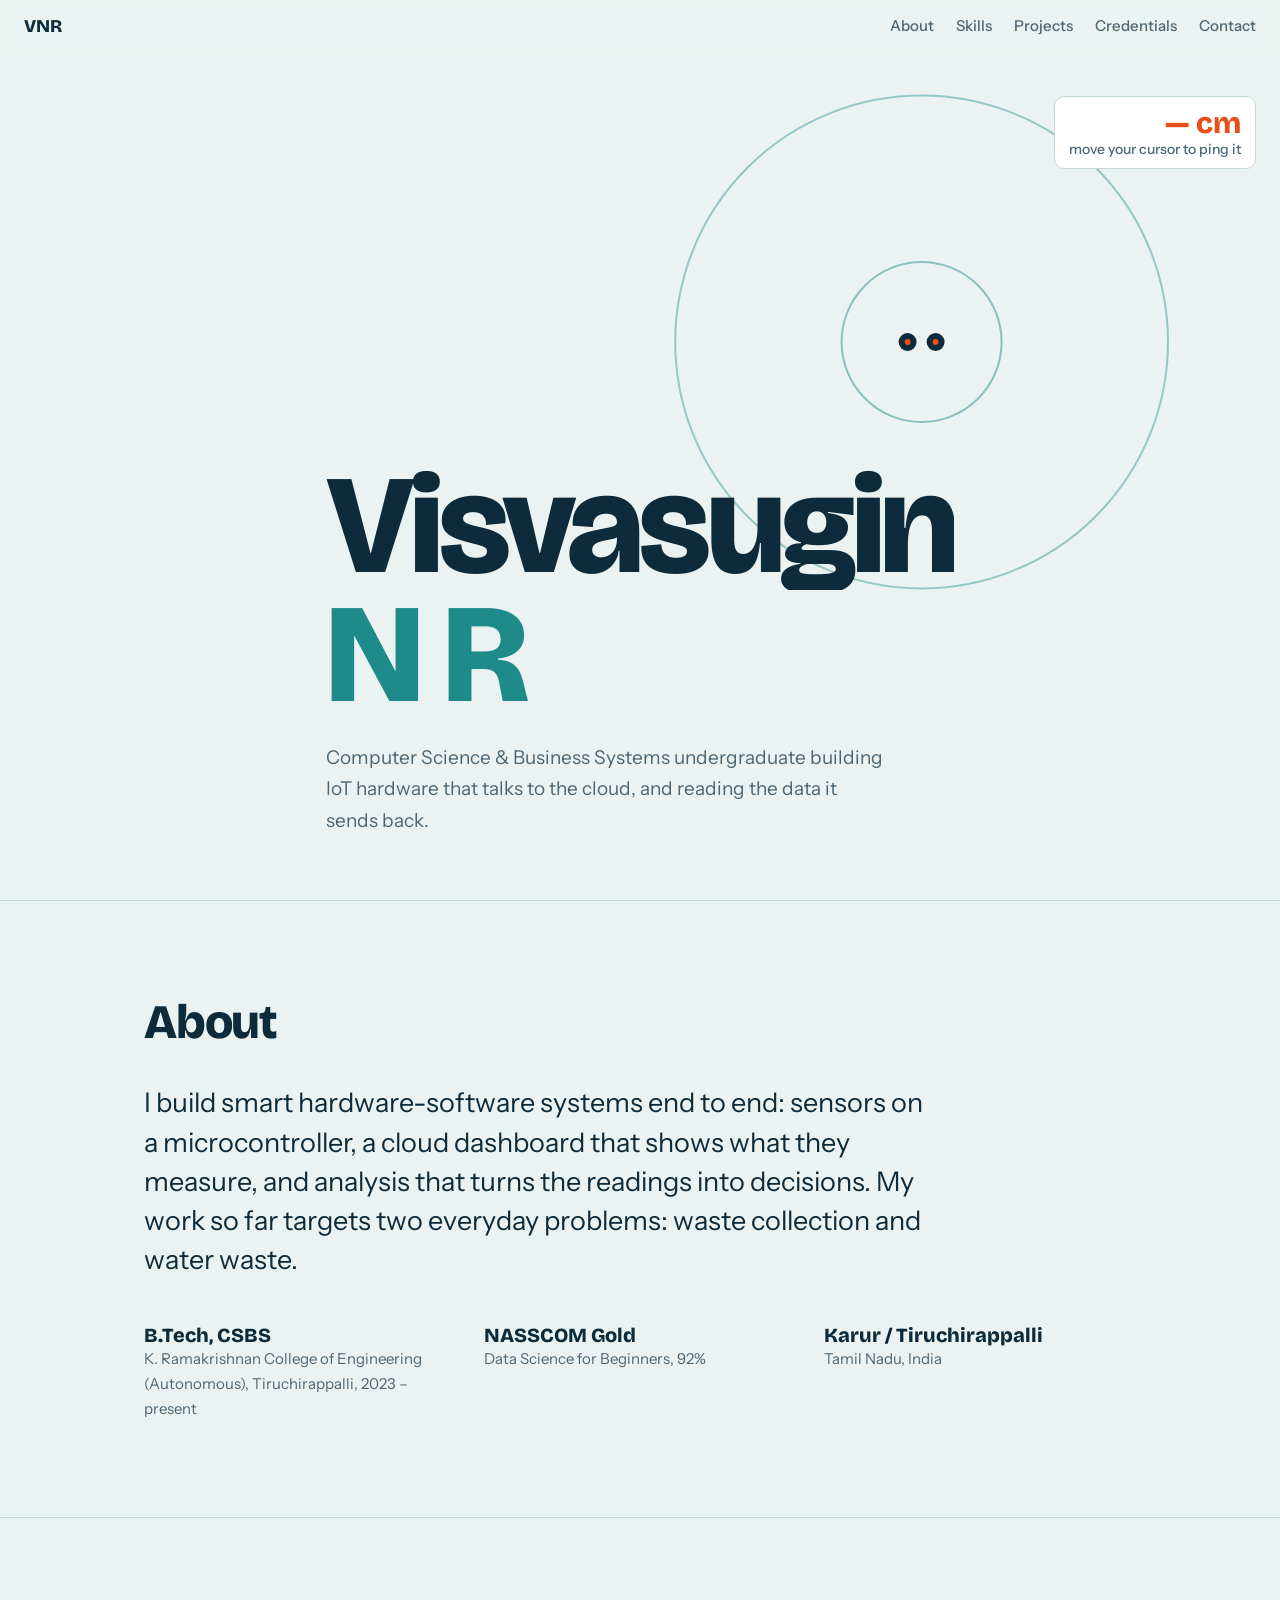
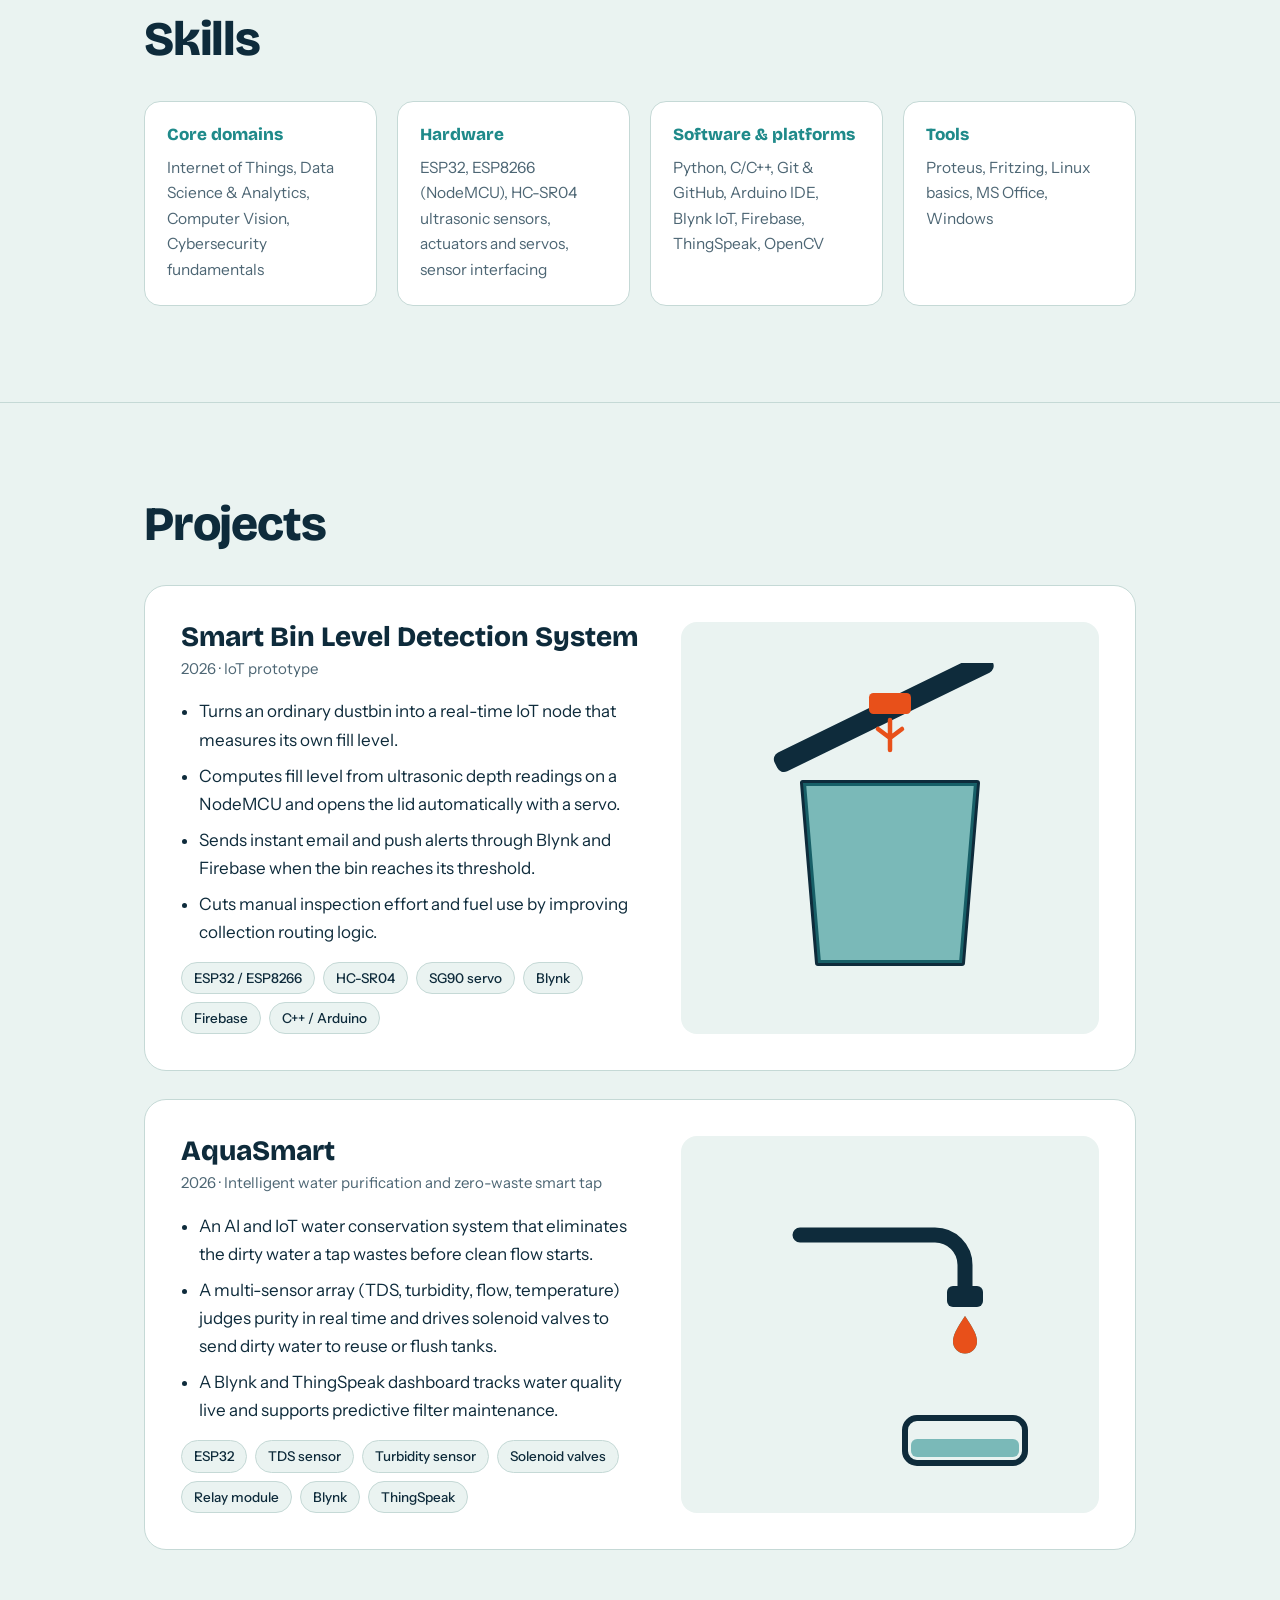
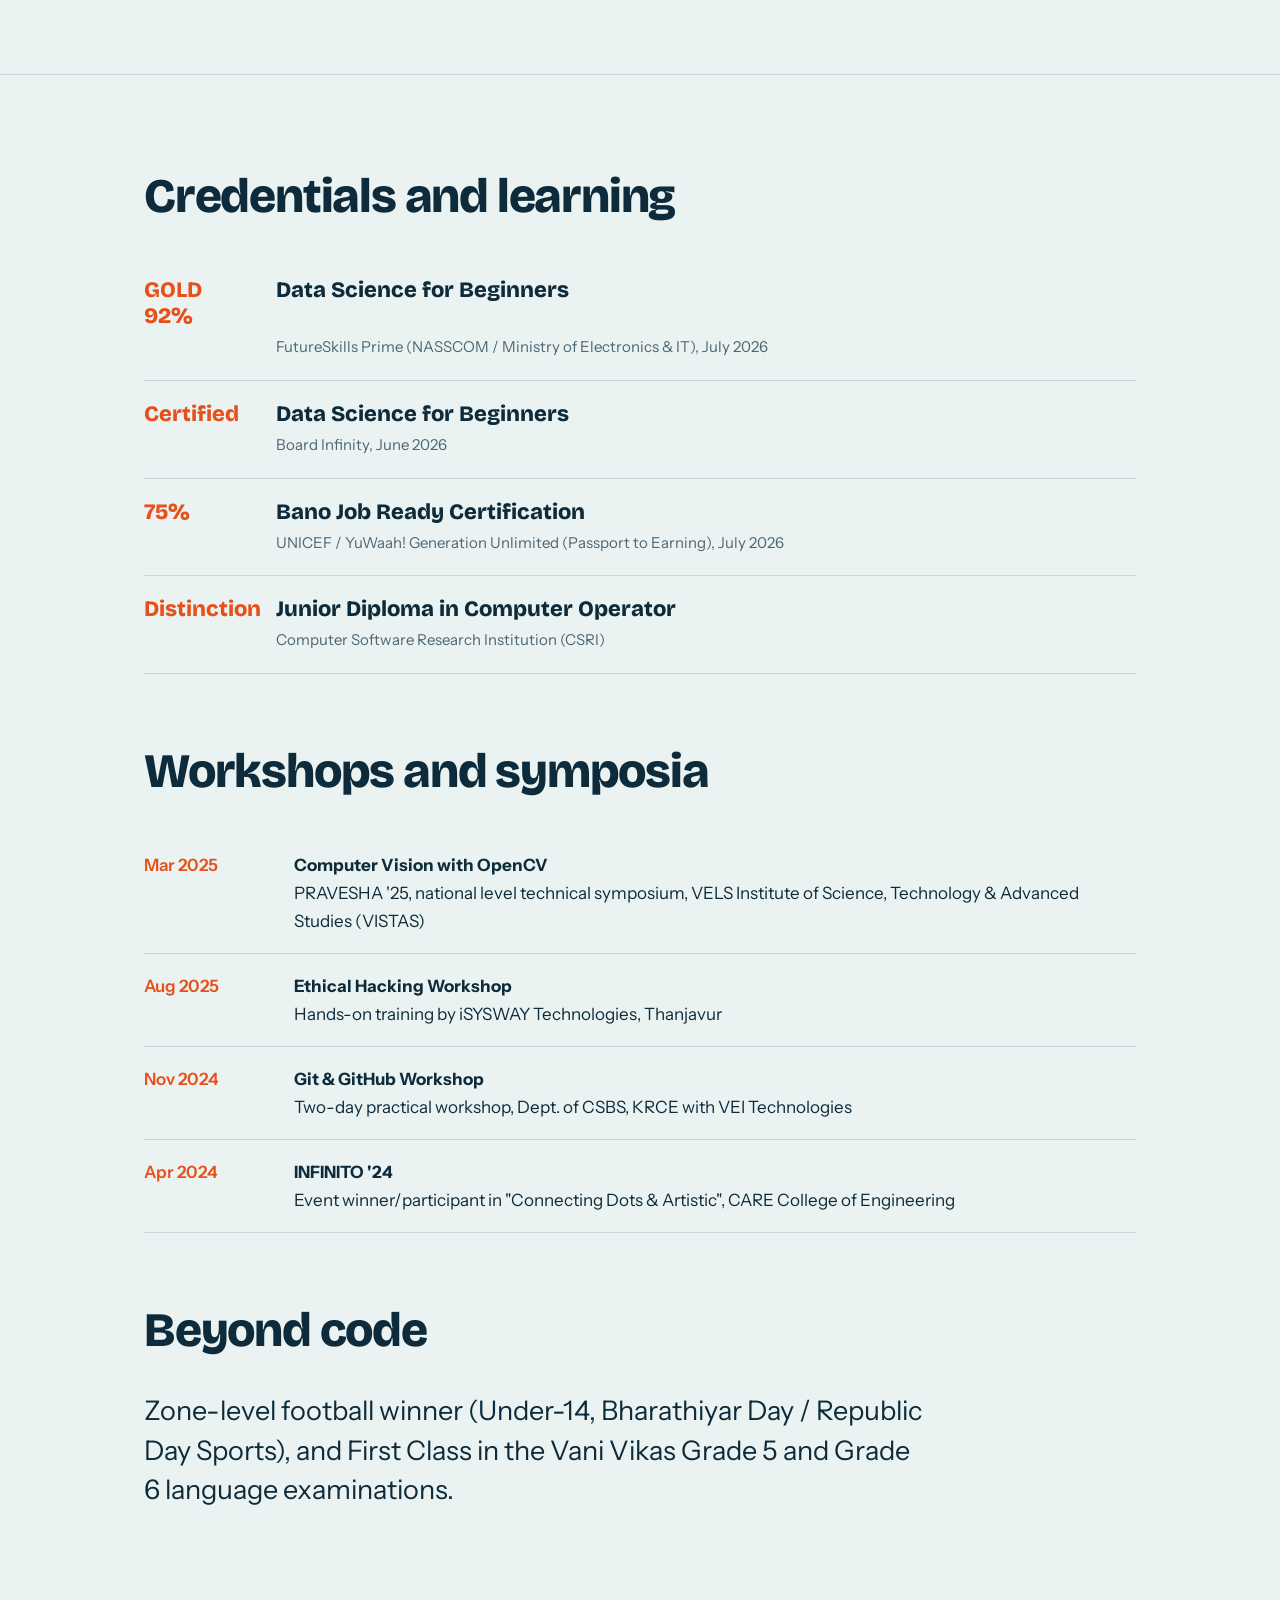
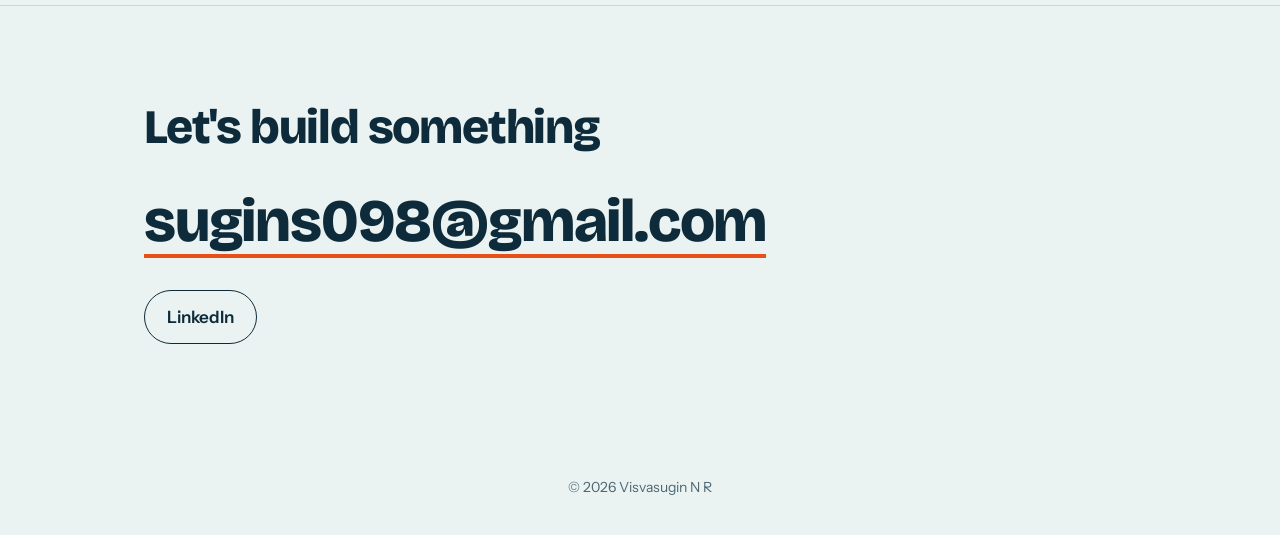
<file: VisvasuginNR.html>
<!DOCTYPE html>
<html lang="en">
<head>
<meta charset="utf-8">
<meta name="viewport" content="width=device-width, initial-scale=1">
<title>Visvasugin N R · IoT & Data Science</title>
<meta name="description" content="Portfolio of Visva Sugin N R, Computer Science & Business Systems undergraduate building IoT systems and data-driven products.">
<link rel="icon" href="data:image/svg+xml,<svg xmlns='http://www.w3.org/2000/svg' viewBox='0 0 100 100'><text y='.9em' font-size='90'>📡</text></svg>">
<link rel="preconnect" href="https://fonts.googleapis.com">
<link rel="preconnect" href="https://fonts.gstatic.com" crossorigin>
<link href="https://fonts.googleapis.com/css2?family=Bricolage+Grotesque:opsz,wght@12..96,500;12..96,800&family=Instrument+Sans:wght@400;500;600&display=swap" rel="stylesheet">
<style>
:root{--bg:#EAF3F1;--paper:#fff;--ink:#0E2B3B;--mute:#4D6674;--teal:#1F8A8A;--sig:#E8501A;--line:#C5D9D6;
--d:'Bricolage Grotesque','Segoe UI',system-ui,sans-serif;--b:'Instrument Sans','Segoe UI',system-ui,sans-serif}
@media(prefers-color-scheme:dark){:root{--bg:#0B1D27;--paper:#12303F;--ink:#E8F3F1;--mute:#9DB6BF;--teal:#4CC3BE;--sig:#FF7A45;--line:#24485A}}
*{box-sizing:border-box;margin:0}
html{scroll-behavior:smooth}
body{background:var(--bg);color:var(--ink);font:400 17px/1.65 var(--b);-webkit-font-smoothing:antialiased}
a{color:inherit}
:focus-visible{outline:3px solid var(--sig);outline-offset:3px;border-radius:4px}
.wrap{max-width:1040px;margin:0 auto;padding:0 24px}
nav{position:fixed;inset:0 0 auto;z-index:10;display:flex;justify-content:space-between;align-items:center;padding:14px 24px;backdrop-filter:blur(12px);background:color-mix(in srgb,var(--bg) 75%,transparent)}
nav b{font:800 18px var(--d)}
nav div{display:flex;gap:22px;font-size:15px;font-weight:500}
nav a{text-decoration:none;color:var(--mute)}nav a:hover{color:var(--sig)}
@media(max-width:640px){nav div a:nth-child(-n+2){display:none}nav div{gap:16px}}
/* hero */
header{position:relative;min-height:100svh;display:flex;align-items:flex-end;overflow:hidden;padding:120px 0 64px}
#sonar{position:absolute;inset:0;width:100%;height:100%;touch-action:pan-y}
.hero{position:relative;pointer-events:none}
h1{font:800 clamp(52px,11vw,142px)/.92 var(--d);letter-spacing:-.035em}
h1 span{display:block;overflow:hidden}
h1 i{display:inline-block;font-style:normal;transform:translateY(105%);animation:up .9s cubic-bezier(.2,.8,.2,1) forwards}
h1 span:nth-child(2) i{animation-delay:.12s;color:var(--teal)}
.role{margin-top:22px;max-width:560px;font-size:19px;color:var(--mute);opacity:0;animation:fade .8s .6s forwards}
.read{position:absolute;right:24px;top:96px;font:500 14px var(--b);text-align:right;color:var(--mute);background:var(--paper);border:1px solid var(--line);padding:10px 14px;border-radius:10px;font-variant-numeric:tabular-nums}
.read strong{display:block;font:800 30px var(--d);color:var(--sig);line-height:1.1}
@keyframes up{to{transform:none}}@keyframes fade{to{opacity:1}}
/* sections */
section{padding:96px 0;border-top:1px solid var(--line)}
h2{font:800 clamp(30px,5vw,48px)/1.05 var(--d);letter-spacing:-.025em;margin-bottom:36px}
.lede{font-size:clamp(20px,2.6vw,27px);line-height:1.45;max-width:780px}
.facts{display:grid;grid-template-columns:repeat(auto-fit,minmax(200px,1fr));gap:28px;margin-top:44px}
.facts dt{font:800 20px var(--d)}.facts dd{color:var(--mute);font-size:15px}
.proj{display:grid;grid-template-columns:1.1fr 1fr;gap:40px;background:var(--paper);border:1px solid var(--line);border-radius:22px;padding:36px;margin-bottom:28px}
@media(max-width:800px){.proj{grid-template-columns:1fr;padding:24px}}
.proj h3{font:800 28px/1.1 var(--d);margin-bottom:4px}
.yr{color:var(--mute);font-size:15px;margin-bottom:16px}
.proj ul{padding-left:18px}.proj li{margin-bottom:8px}
.chips{display:flex;flex-wrap:wrap;gap:8px;margin-top:16px}
.chips span{font-size:13.5px;font-weight:500;padding:4px 12px;border-radius:99px;border:1px solid var(--line);background:var(--bg)}
.viz{display:flex;align-items:center;justify-content:center;background:var(--bg);border-radius:16px;min-height:260px}
.viz svg{width:100%;max-width:300px;height:auto}
.fill{transform-origin:bottom;transform:scaleY(.08);transition:transform 2.4s cubic-bezier(.3,.7,.2,1)}
.on .fill{transform:scaleY(1)}
.lid{transform-origin:20px 60px;transition:transform 1s 2s}
.on .lid{transform:rotate(-26deg)}
.drop{animation:drip 2.2s ease-in infinite}
@keyframes drip{0%{transform:translateY(-8px);opacity:0}20%{opacity:1}100%{transform:translateY(60px);opacity:0}}
.skills{display:grid;grid-template-columns:repeat(auto-fit,minmax(230px,1fr));gap:20px}
.skills div{padding:22px;border:1px solid var(--line);border-radius:16px;background:var(--paper)}
.skills h3{font:800 17px var(--d);margin-bottom:10px;color:var(--teal)}
.skills p{font-size:15.5px;color:var(--mute)}
.cert{display:grid;grid-template-columns:auto 1fr;gap:6px 22px;align-items:baseline;padding:20px 0;border-bottom:1px solid var(--line)}
.cert b{font:800 22px var(--d)}.cert small{color:var(--mute);font-size:15px;grid-column:2}
.cert em{font-style:normal;font:800 22px var(--d);color:var(--sig);text-align:right;grid-column:1;grid-row:1}
.cert{grid-template-columns:110px 1fr}
.cert em{text-align:left}
.ev{display:grid;grid-template-columns:130px 1fr;gap:20px;padding:18px 0;border-bottom:1px solid var(--line)}
.ev time{color:var(--sig);font-weight:600}
@media(max-width:600px){.ev{grid-template-columns:1fr;gap:2px}}
.contact a.big{display:inline-block;font:800 clamp(26px,6vw,60px)/1.1 var(--d);letter-spacing:-.02em;text-decoration:none;border-bottom:4px solid var(--sig);word-break:break-all}
.contact a.big:hover{color:var(--sig)}
.links{display:flex;flex-wrap:wrap;gap:14px;margin-top:32px}
.links a{padding:12px 22px;border-radius:99px;border:1.5px solid var(--ink);text-decoration:none;font-weight:600;transition:.2s}
.links a:hover{background:var(--ink);color:var(--bg)}
footer{padding:36px 0;color:var(--mute);font-size:14px;text-align:center}
@media(prefers-reduced-motion:reduce){*{animation:none!important;transition:none!important}h1 i,.role{transform:none;opacity:1}.fill{transform:scaleY(.7)}}
</style>
</head>
<body>
<nav aria-label="Primary"><b>VNR</b><div><a href="#about">About</a><a href="#skills">Skills</a><a href="#projects">Projects</a><a href="#proof">Credentials</a><a href="#contact">Contact</a></div></nav>

<header>
  <canvas id="sonar" aria-hidden="true"></canvas>
  <div class="read" aria-live="off"><strong id="cm">— cm</strong>move your cursor to ping it</div>
  <div class="wrap hero">
    <h1><span><i>Visvasugin</i></span><span><i>N R</i></span></h1>
    <p class="role">Computer Science & Business Systems undergraduate building IoT hardware that talks to the cloud, and reading the data it sends back.</p>
  </div>
</header>

<main>
<section id="about"><div class="wrap">
  <h2>About</h2>
  <p class="lede">I build smart hardware-software systems end to end: sensors on a microcontroller, a cloud dashboard that shows what they measure, and analysis that turns the readings into decisions. My work so far targets two everyday problems: waste collection and water waste.</p>
  <dl class="facts">
    <div><dt>B.Tech, CSBS</dt><dd>K. Ramakrishnan College of Engineering (Autonomous), Tiruchirappalli, 2023 – present</dd></div>
    <div><dt>NASSCOM Gold</dt><dd>Data Science for Beginners, 92%</dd></div>
    <div><dt>Karur / Tiruchirappalli</dt><dd>Tamil Nadu, India</dd></div>
  </dl>
</div></section>

<section id="skills"><div class="wrap">
  <h2>Skills</h2>
  <div class="skills">
    <div><h3>Core domains</h3><p>Internet of Things, Data Science & Analytics, Computer Vision, Cybersecurity fundamentals</p></div>
    <div><h3>Hardware</h3><p>ESP32, ESP8266 (NodeMCU), HC-SR04 ultrasonic sensors, actuators and servos, sensor interfacing</p></div>
    <div><h3>Software & platforms</h3><p>Python, C/C++, Git & GitHub, Arduino IDE, Blynk IoT, Firebase, ThingSpeak, OpenCV</p></div>
    <div><h3>Tools</h3><p>Proteus, Fritzing, Linux basics, MS Office, Windows</p></div>
  </div>
</div></section>

<section id="projects"><div class="wrap">
  <h2>Projects</h2>

  <article class="proj reveal">
    <div>
      <h3>Smart Bin Level Detection System</h3><p class="yr">2026 · IoT prototype</p>
      <ul>
        <li>Turns an ordinary dustbin into a real-time IoT node that measures its own fill level.</li>
        <li>Computes fill level from ultrasonic depth readings on a NodeMCU and opens the lid automatically with a servo.</li>
        <li>Sends instant email and push alerts through Blynk and Firebase when the bin reaches its threshold.</li>
        <li>Cuts manual inspection effort and fuel use by improving collection routing logic.</li>
      </ul>
      <div class="chips"><span>ESP32 / ESP8266</span><span>HC-SR04</span><span>SG90 servo</span><span>Blynk</span><span>Firebase</span><span>C++ / Arduino</span></div>
    </div>
    <div class="viz"><svg viewBox="0 0 200 220" role="img" aria-label="Animated bin filling while the lid opens">
      <defs><clipPath id="c"><path d="M42 80h116l-10 120H52z"/></clipPath></defs>
      <path d="M42 80h116l-10 120H52z" fill="none" stroke="var(--ink)" stroke-width="4" stroke-linejoin="round"/>
      <g clip-path="url(#c)"><rect class="fill" x="30" y="80" width="140" height="125" fill="var(--teal)" opacity=".55"/></g>
      <g class="lid"><rect x="20" y="62" width="160" height="14" rx="5" fill="var(--ink)"/></g>
      <rect x="86" y="20" width="28" height="14" rx="3" fill="var(--sig)"/>
      <path d="M100 38v20M92 44l8 6 8-6" stroke="var(--sig)" stroke-width="3" fill="none" stroke-linecap="round"/>
    </svg></div>
  </article>

  <article class="proj reveal">
    <div>
      <h3>AquaSmart</h3><p class="yr">2026 · Intelligent water purification and zero-waste smart tap</p>
      <ul>
        <li>An AI and IoT water conservation system that eliminates the dirty water a tap wastes before clean flow starts.</li>
        <li>A multi-sensor array (TDS, turbidity, flow, temperature) judges purity in real time and drives solenoid valves to send dirty water to reuse or flush tanks.</li>
        <li>A Blynk and ThingSpeak dashboard tracks water quality live and supports predictive filter maintenance.</li>
      </ul>
      <div class="chips"><span>ESP32</span><span>TDS sensor</span><span>Turbidity sensor</span><span>Solenoid valves</span><span>Relay module</span><span>Blynk</span><span>ThingSpeak</span></div>
    </div>
    <div class="viz"><svg viewBox="0 0 200 220" role="img" aria-label="Animated water drops from a tap">
      <path d="M40 50h90a20 20 0 0 1 20 20v14" fill="none" stroke="var(--ink)" stroke-width="10" stroke-linecap="round"/>
      <rect x="138" y="84" width="24" height="14" rx="4" fill="var(--ink)"/>
      <path class="drop" d="M150 104c-6 9-8 13-8 17a8 8 0 0 0 16 0c0-4-2-8-8-17z" fill="var(--teal)"/>
      <path class="drop" style="animation-delay:1.1s" d="M150 104c-6 9-8 13-8 17a8 8 0 0 0 16 0c0-4-2-8-8-17z" fill="var(--sig)"/>
      <rect x="110" y="172" width="80" height="30" rx="8" fill="none" stroke="var(--ink)" stroke-width="4"/>
      <rect x="114" y="186" width="72" height="12" rx="4" fill="var(--teal)" opacity=".55"/>
    </svg></div>
  </article>
</div></section>

<section id="proof"><div class="wrap">
  <h2>Credentials and learning</h2>
  <div class="cert"><em>GOLD 92%</em><b>Data Science for Beginners</b><small>FutureSkills Prime (NASSCOM / Ministry of Electronics & IT), July 2026</small></div>
  <div class="cert"><em>Certified</em><b>Data Science for Beginners</b><small>Board Infinity, June 2026</small></div>
  <div class="cert"><em>75%</em><b>Bano Job Ready Certification</b><small>UNICEF / YuWaah! Generation Unlimited (Passport to Earning), July 2026</small></div>
  <div class="cert"><em>Distinction</em><b>Junior Diploma in Computer Operator</b><small>Computer Software Research Institution (CSRI)</small></div>

  <h2 style="margin-top:72px">Workshops and symposia</h2>
  <div class="ev"><time>Mar 2025</time><div><b>Computer Vision with OpenCV</b><br>PRAVESHA '25, national level technical symposium, VELS Institute of Science, Technology & Advanced Studies (VISTAS)</div></div>
  <div class="ev"><time>Aug 2025</time><div><b>Ethical Hacking Workshop</b><br>Hands-on training by iSYSWAY Technologies, Thanjavur</div></div>
  <div class="ev"><time>Nov 2024</time><div><b>Git & GitHub Workshop</b><br>Two-day practical workshop, Dept. of CSBS, KRCE with VEI Technologies</div></div>
  <div class="ev"><time>Apr 2024</time><div><b>INFINITO '24</b><br>Event winner/participant in "Connecting Dots & Artistic", CARE College of Engineering</div></div>

  <h2 style="margin-top:72px">Beyond code</h2>
  <p class="lede">Zone-level football winner (Under-14, Bharathiyar Day / Republic Day Sports), and First Class in the Vani Vikas Grade 5 and Grade 6 language examinations.</p>
</div></section>

<section id="contact" class="contact"><div class="wrap">
  <h2>Let's build something</h2>
  <a class="big" href="mailto:sugins098@gmail.com">sugins098@gmail.com</a>
  <div class="links">
    <a href="https://linkedin.com/in/visvasugin-n-r-673b90382" target="_blank" rel="noopener">LinkedIn</a>
  </div>
</div></section>
</main>
<footer>© <span id="y"></span> Visvasugin N R</footer>

<script>
document.getElementById('y').textContent=new Date().getFullYear();
// reveal gauge/lid animations when a project scrolls into view
const io=new IntersectionObserver(e=>e.forEach(x=>{if(x.isIntersecting){x.target.classList.add('on');io.unobserve(x.target)}}),{threshold:.35});
document.querySelectorAll('.reveal').forEach(el=>io.observe(el));

// ultrasonic sonar hero
const cv=document.getElementById('sonar'),cx=cv.getContext('2d'),out=document.getElementById('cm');
const still=matchMedia('(prefers-reduced-motion:reduce)').matches;
let W,H,dpr,rings=[],echoes=[],mouse=null,last=0,sx,sy;
const col=n=>getComputedStyle(document.documentElement).getPropertyValue(n).trim();
function size(){dpr=Math.min(devicePixelRatio||1,2);W=cv.clientWidth;H=cv.clientHeight;cv.width=W*dpr;cv.height=H*dpr;cx.setTransform(dpr,0,0,dpr,0,0);sx=W<700?W*.5:W*.72;sy=H*.38}
size();addEventListener('resize',size);
cv.parentElement.addEventListener('pointermove',e=>{const r=cv.getBoundingClientRect();mouse={x:e.clientX-r.left,y:e.clientY-r.top}});
cv.parentElement.addEventListener('pointerleave',()=>{mouse=null;out.textContent='— cm'});
function frame(t){
  cx.clearRect(0,0,W,H);
  const teal=col('--teal'),sig=col('--sig'),maxR=Math.hypot(W,H);
  if(t-last>900){rings.push({r:0,hit:false});last=t}
  const dist=mouse?Math.hypot(mouse.x-sx,mouse.y-sy):0;
  rings.forEach(g=>{g.r+=3.2;
    cx.beginPath();cx.arc(sx,sy,g.r,0,6.283);cx.strokeStyle=teal;cx.globalAlpha=Math.max(0,.5*(1-g.r/maxR));cx.lineWidth=2;cx.stroke();
    if(mouse&&!g.hit&&g.r>=dist){g.hit=true;echoes.push({x:mouse.x,y:mouse.y,r:0})}});
  rings=rings.filter(g=>g.r<maxR);
  echoes.forEach(g=>{g.r+=2.6;cx.beginPath();cx.arc(g.x,g.y,g.r,0,6.283);cx.strokeStyle=sig;cx.globalAlpha=Math.max(0,.7*(1-g.r/220));cx.lineWidth=2;cx.stroke()});
  echoes=echoes.filter(g=>g.r<220);
  cx.globalAlpha=1;
  // sensor (two transducers like an HC-SR04)
  cx.fillStyle=col('--ink');[-14,14].forEach(o=>{cx.beginPath();cx.arc(sx+o,sy,9,0,6.283);cx.fill()});
  cx.fillStyle=sig;[-14,14].forEach(o=>{cx.beginPath();cx.arc(sx+o,sy,3,0,6.283);cx.fill()});
  if(mouse){cx.beginPath();cx.arc(mouse.x,mouse.y,7,0,6.283);cx.fillStyle=sig;cx.fill();out.textContent=(dist/6).toFixed(1)+' cm'}
  if(!still)requestAnimationFrame(frame)
}
if(still){rings=[{r:90,hit:true},{r:200,hit:true},{r:320,hit:true}];frame(0)}else requestAnimationFrame(frame);
</script>
</body>
</html>
</file>
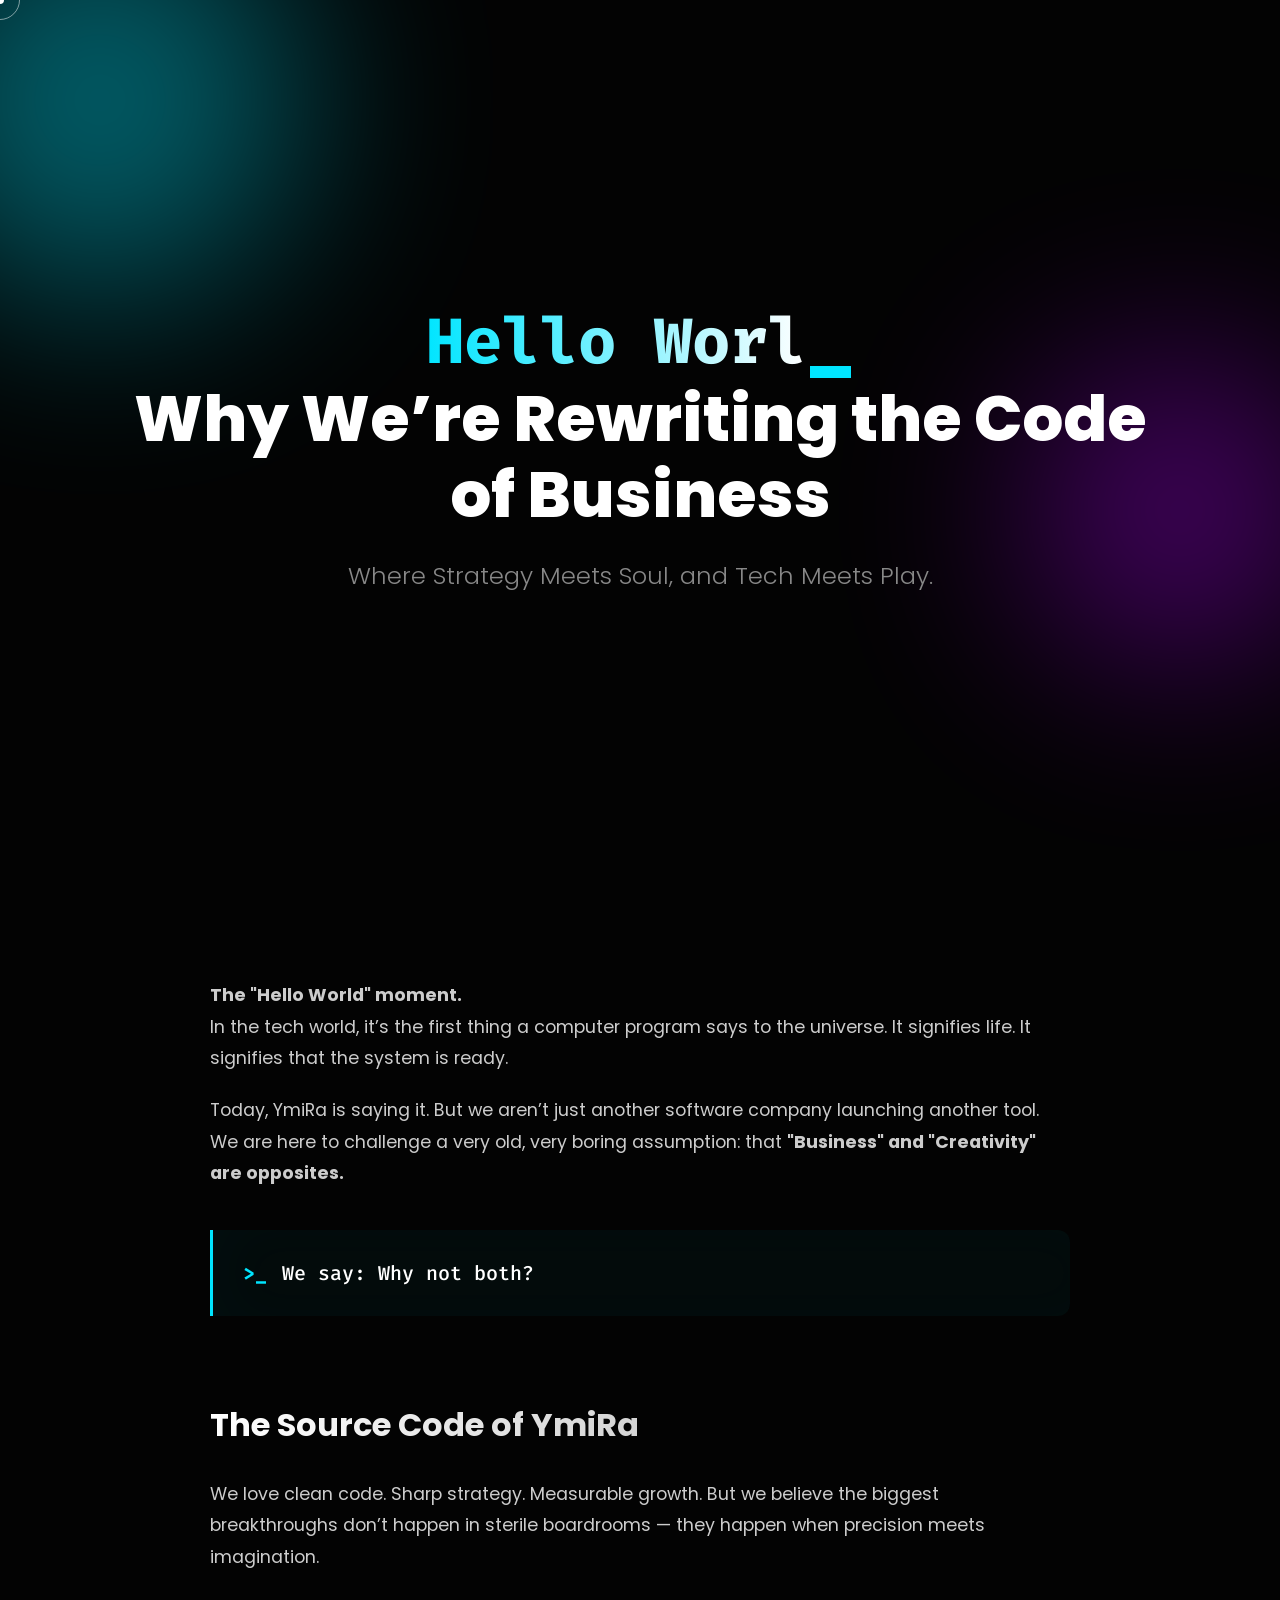
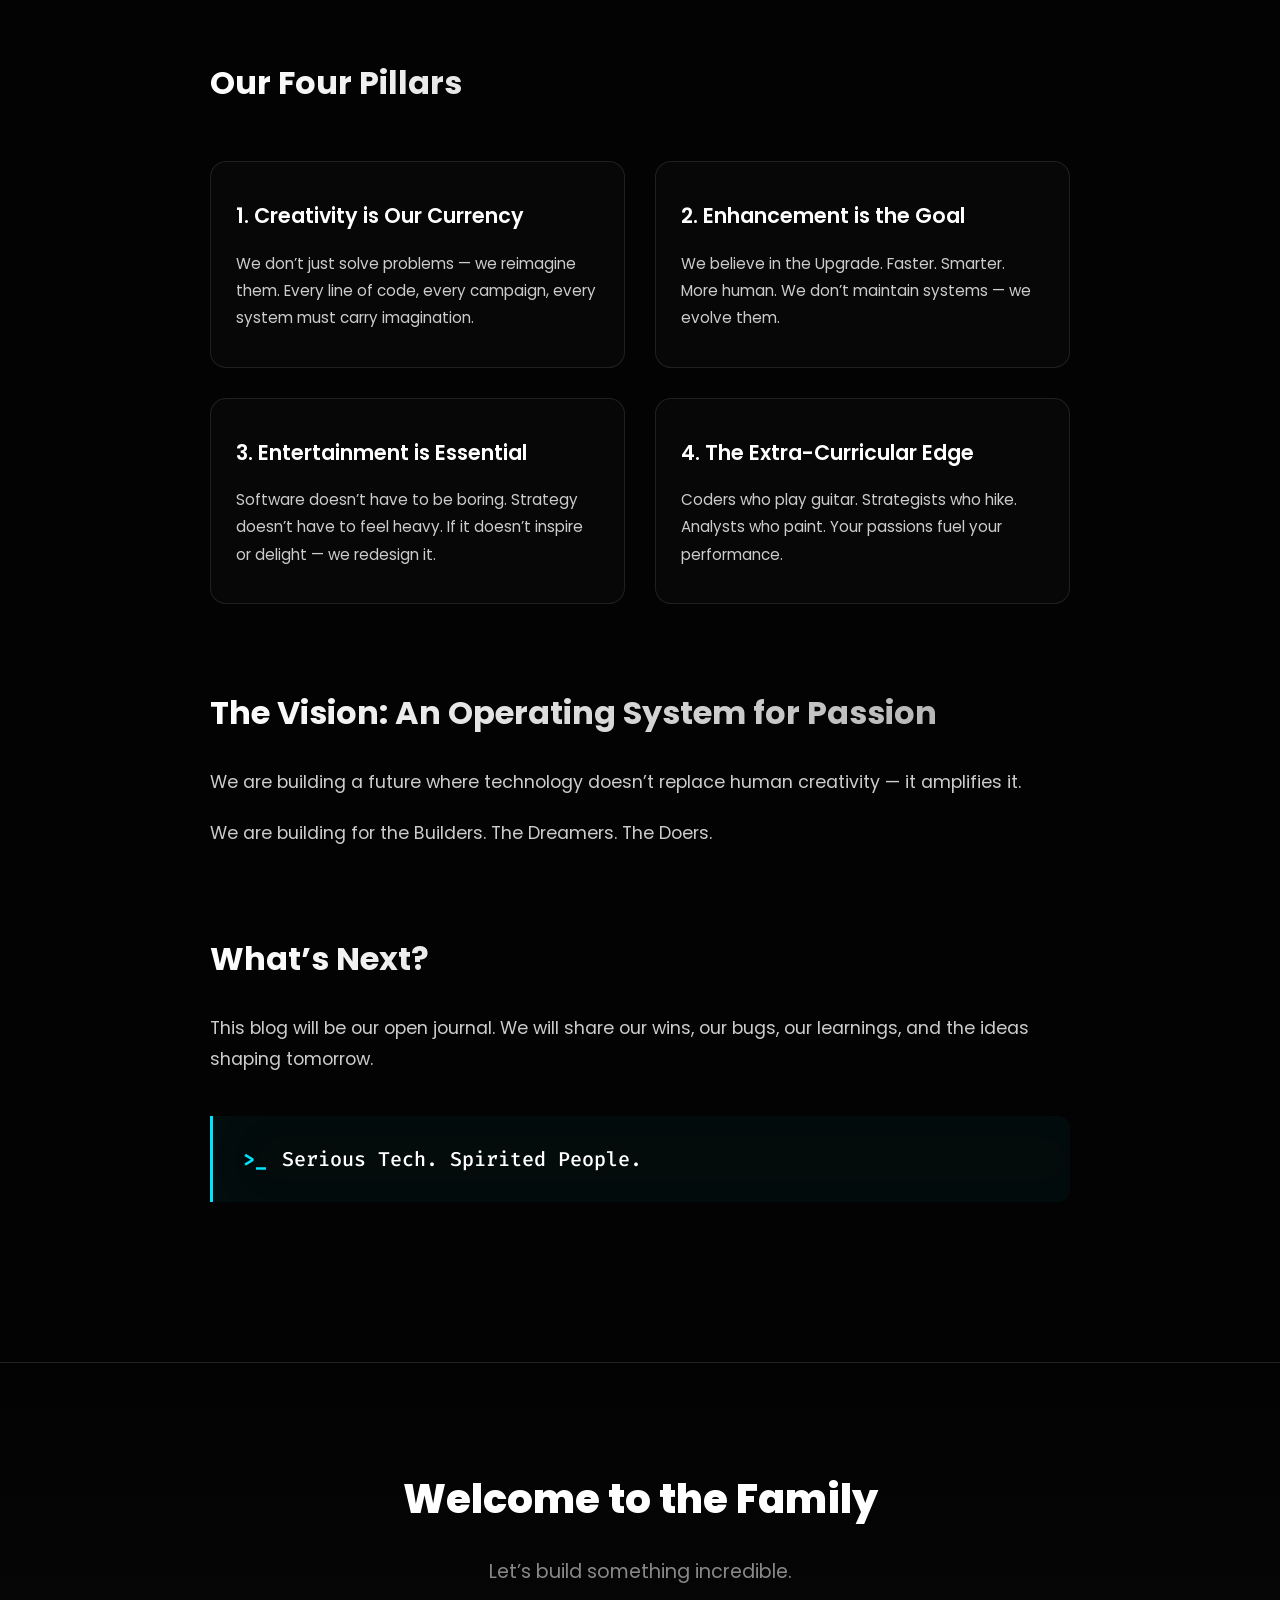
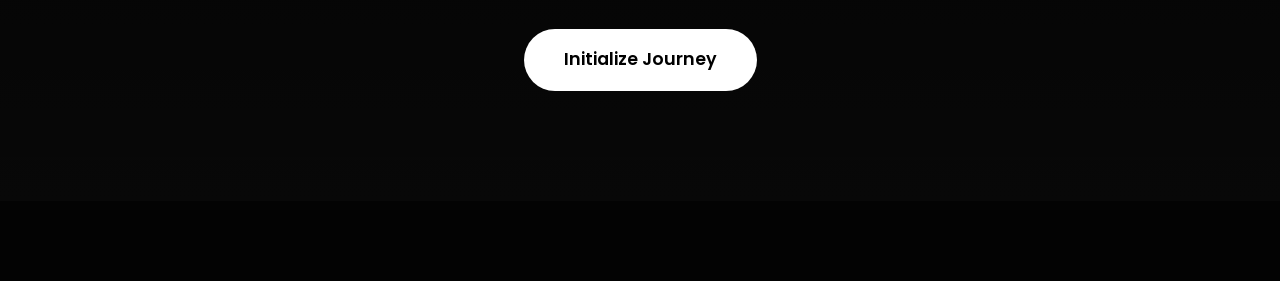
<file: vmblog.html>
<!DOCTYPE html>
<html lang="en">
<head>
<meta charset="UTF-8">
<meta name="viewport" content="width=device-width, initial-scale=1.0">
<title>Hello World | YMIRA</title>

<link href="https://fonts.googleapis.com/css2?family=Poppins:wght@300;400;600;700;800&family=Fira+Code:wght@400;500&display=swap" rel="stylesheet">

<style>
:root {
    --bg: #030303;
    --text-main: #ffffff;
    --text-muted: #888888;
    --accent-1: #00e5ff; /* Tech Cyan */
    --accent-2: #b300ff; /* Soul Purple */
    --card-bg: rgba(255, 255, 255, 0.02);
    --border: rgba(255, 255, 255, 0.1);
}

* {
    margin: 0;
    padding: 0;
    box-sizing: border-box;
    font-family: 'Poppins', sans-serif;
    cursor: none; /* Hide default cursor for custom one */
}

body {
    background: var(--bg);
    color: var(--text-main);
    line-height: 1.8;
    overflow-x: hidden;
    scroll-behavior: smooth;
}

/* --- READING PROGRESS BAR --- */
#progress-bar {
    position: fixed;
    top: 0;
    left: 0;
    height: 3px;
    background: linear-gradient(90deg, var(--accent-1), var(--accent-2));
    width: 0%;
    z-index: 9999;
    box-shadow: 0 0 10px var(--accent-1);
}

/* --- CUSTOM CURSOR --- */
.cursor-dot {
    width: 8px;
    height: 8px;
    background: white;
    border-radius: 50%;
    position: fixed;
    top: 0; left: 0;
    pointer-events: none;
    z-index: 10000;
    transform: translate(-50%, -50%);
}
.cursor-outline {
    width: 40px;
    height: 40px;
    border: 1px solid rgba(255, 255, 255, 0.5);
    border-radius: 50%;
    position: fixed;
    top: 0; left: 0;
    pointer-events: none;
    z-index: 9999;
    transform: translate(-50%, -50%);
    transition: width 0.2s, height 0.2s, background 0.2s;
}

/* --- AMBIENT BACKGROUND MAGIC --- */
.ambient-orb {
    position: absolute;
    border-radius: 50%;
    filter: blur(100px);
    z-index: -1;
    animation: float 10s infinite alternate ease-in-out;
    opacity: 0.4;
}
.orb-1 {
    width: 400px; height: 400px;
    background: var(--accent-1);
    top: -100px; left: -100px;
}
.orb-2 {
    width: 300px; height: 300px;
    background: var(--accent-2);
    top: 40vh; right: -50px;
    animation-delay: -5s;
}

@keyframes float {
    0% { transform: translate(0, 0) scale(1); }
    100% { transform: translate(50px, 50px) scale(1.2); }
}

/* --- HERO --- */
.hero {
    height: 100vh;
    display: flex;
    flex-direction: column;
    justify-content: center;
    align-items: center;
    text-align: center;
    padding: 0 10%;
    position: relative;
    overflow: hidden;
}

.hero h1 {
    font-size: clamp(2.5rem, 5vw, 4rem);
    font-weight: 800;
    margin-bottom: 20px;
    line-height: 1.2;
    z-index: 2;
}

/* Typing Effect */
.typewriter {
    font-family: 'Fira Code', monospace;
    background: linear-gradient(90deg, var(--accent-1), #fff);
    -webkit-background-clip: text;
    -webkit-text-fill-color: transparent;
}
.cursor-blink {
    animation: blink 1s step-end infinite;
    color: var(--accent-1);
}

@keyframes blink { 50% { opacity: 0; } }

.hero h2 {
    font-size: clamp(1.2rem, 2vw, 1.5rem);
    font-weight: 300;
    color: var(--text-muted);
    opacity: 0;
    transform: translateY(20px);
    animation: fadeUpReveal 1s 1.5s forwards ease-out;
    z-index: 2;
}

/* --- CONTENT CONTAINER --- */
.container {
    max-width: 900px;
    margin: auto;
    padding: 80px 20px;
    position: relative;
    z-index: 2;
}

.section {
    margin-bottom: 80px;
    opacity: 0;
    transform: translateY(40px);
    transition: 0.8s cubic-bezier(0.165, 0.84, 0.44, 1);
}

.section.visible {
    opacity: 1;
    transform: translateY(0);
}

.section h3 {
    font-size: 32px;
    margin-bottom: 25px;
    font-weight: 700;
    background: linear-gradient(90deg, #fff, #aaa);
    -webkit-background-clip: text;
    -webkit-text-fill-color: transparent;
}

.section p {
    font-size: 1.1rem;
    color: #ccc;
    margin-bottom: 20px;
}

/* --- INTERACTIVE PILLARS GRID (SPOTLIGHT EFFECT) --- */
.pillars {
    display: grid;
    grid-template-columns: repeat(auto-fit, minmax(280px, 1fr));
    gap: 30px;
    margin-top: 50px;
}

.pillar {
    background: var(--card-bg);
    border: 1px solid var(--border);
    border-radius: 16px;
    padding: 35px 25px;
    position: relative;
    overflow: hidden;
    transition: transform 0.4s ease, border-color 0.4s ease;
}

/* The Magic Glow that follows the mouse */
.pillar::before {
    content: "";
    position: absolute;
    top: var(--y);
    left: var(--x);
    transform: translate(-50%, -50%);
    width: 300px;
    height: 300px;
    background: radial-gradient(circle, rgba(255,255,255,0.1) 0%, transparent 60%);
    opacity: 0;
    transition: opacity 0.3s ease;
    pointer-events: none;
}

.pillar:hover::before {
    opacity: 1;
}

.pillar:hover {
    border-color: rgba(255,255,255,0.4);
    transform: translateY(-5px);
}

.pillar h4 {
    font-size: 1.3rem;
    margin-bottom: 15px;
    font-weight: 600;
    color: #fff;
}

.pillar p { font-size: 0.95rem; margin: 0; }

/* --- TERMINAL QUOTE STYLE --- */
.highlight {
    font-size: 20px;
    font-weight: 500;
    color: #fff;
    margin: 40px 0;
    padding: 25px 30px;
    background: rgba(0, 229, 255, 0.03);
    border-left: 3px solid var(--accent-1);
    border-radius: 0 12px 12px 0;
    font-family: 'Fira Code', monospace;
    position: relative;
    box-shadow: inset 20px 0 50px rgba(0, 229, 255, 0.02);
}

.highlight::before {
    content: ">_";
    color: var(--accent-1);
    margin-right: 15px;
    font-weight: 800;
}

/* --- FOOTER CTA --- */
.cta {
    text-align: center;
    padding: 100px 20px;
    background: linear-gradient(180deg, transparent, rgba(255, 255, 255, 0.02));
    border-top: 1px solid var(--border);
    position: relative;
    overflow: hidden;
}

.cta h2 {
    font-size: 40px;
    margin-bottom: 20px;
    font-weight: 800;
}

.cta p {
    color: var(--text-muted);
    font-size: 1.2rem;
    margin-bottom: 40px;
}

.btn-magic {
    display: inline-block;
    padding: 15px 40px;
    font-size: 1.1rem;
    font-weight: 600;
    color: #000;
    background: #fff;
    border-radius: 50px;
    text-decoration: none;
    transition: 0.4s;
    position: relative;
    z-index: 1;
    overflow: hidden;
}

.btn-magic::after {
    content: '';
    position: absolute;
    top: 0; left: 0;
    width: 100%; height: 100%;
    background: linear-gradient(90deg, var(--accent-1), var(--accent-2));
    z-index: -1;
    opacity: 0;
    transition: 0.4s;
}

.btn-magic:hover {
    color: #fff;
    box-shadow: 0 0 30px rgba(0, 229, 255, 0.4);
    transform: scale(1.05);
}

.btn-magic:hover::after { opacity: 1; }

/* ANIMATIONS */
@keyframes fadeUpReveal {
    from { opacity: 0; transform: translateY(30px); }
    to { opacity: 1; transform: translateY(0); }
}

@media(max-width:768px){
    * { cursor: auto; } /* Disable custom cursor on mobile */
    .cursor-dot, .cursor-outline { display: none; }
    .hero h1 { font-size: 2.5rem; }
    .pillar:hover { transform: none; } /* Simplify on mobile */
}
</style>
</head>

<body>

<!-- Progress Bar -->
<div id="progress-bar"></div>

<!-- Custom Cursor -->
<div class="cursor-dot" id="cursor-dot"></div>
<div class="cursor-outline" id="cursor-outline"></div>

<!-- Ambient Background -->
<div class="ambient-orb orb-1"></div>
<div class="ambient-orb orb-2"></div>

<section class="hero">
    <h1>
        <span class="typewriter" id="type-text"></span><span class="cursor-blink">_</span><br>
        Why We’re Rewriting the Code of Business
    </h1>
    <h2>Where Strategy Meets Soul, and Tech Meets Play.</h2>
</section>

<div class="container">

<div class="section">
    <p><strong>The "Hello World" moment.</strong><br>
    In the tech world, it’s the first thing a computer program says to the universe. It signifies life. It signifies that the system is ready.</p>

    <p>Today, YmiRa is saying it. But we aren’t just another software company launching another tool. We are here to challenge a very old, very boring assumption: that <strong>"Business" and "Creativity" are opposites.</strong></p>

    <div class="highlight">We say: Why not both?</div>
</div>

<div class="section">
    <h3>The Source Code of YmiRa</h3>
    <p>We love clean code. Sharp strategy. Measurable growth. But we believe the biggest breakthroughs don’t happen in sterile boardrooms — they happen when precision meets imagination.</p>
</div>

<div class="section">
    <h3>Our Four Pillars</h3>

    <div class="pillars">
        <div class="pillar card-magic">
            <h4>1. Creativity is Our Currency</h4>
            <p>We don’t just solve problems — we reimagine them. Every line of code, every campaign, every system must carry imagination.</p>
        </div>

        <div class="pillar card-magic">
            <h4>2. Enhancement is the Goal</h4>
            <p>We believe in the Upgrade. Faster. Smarter. More human. We don’t maintain systems — we evolve them.</p>
        </div>

        <div class="pillar card-magic">
            <h4>3. Entertainment is Essential</h4>
            <p>Software doesn’t have to be boring. Strategy doesn’t have to feel heavy. If it doesn’t inspire or delight — we redesign it.</p>
        </div>

        <div class="pillar card-magic">
            <h4>4. The Extra-Curricular Edge</h4>
            <p>Coders who play guitar. Strategists who hike. Analysts who paint. Your passions fuel your performance.</p>
        </div>
    </div>
</div>

<div class="section">
    <h3>The Vision: An Operating System for Passion</h3>
    <p>We are building a future where technology doesn’t replace human creativity — it amplifies it.</p>
    <p>We are building for the Builders. The Dreamers. The Doers.</p>
</div>

<div class="section">
    <h3>What’s Next?</h3>
    <p>This blog will be our open journal. We will share our wins, our bugs, our learnings, and the ideas shaping tomorrow.</p>

    <div class="highlight">Serious Tech. Spirited People.</div>
</div>

</div>

<section class="cta section">
    <h2>Welcome to the Family</h2>
    <p>Let’s build something incredible.</p>
    <a href="#" class="btn-magic">Initialize Journey</a>
</section>

<script>
    // --- 1. MAGIC TYPING EFFECT ---
    const textToType = "Hello World";
    const typeElement = document.getElementById('type-text');
    let typeIndex = 0;

    function typeEffect() {
        if (typeIndex < textToType.length) {
            typeElement.innerHTML += textToType.charAt(typeIndex);
            typeIndex++;
            setTimeout(typeEffect, 120); // Typing speed
        }
    }
    setTimeout(typeEffect, 500); // Start delay

    // --- 2. CUSTOM CURSOR MAGIC ---
    const cursorDot = document.getElementById('cursor-dot');
    const cursorOutline = document.getElementById('cursor-outline');
    
    window.addEventListener('mousemove', function(e) {
        const posX = e.clientX;
        const posY = e.clientY;

        // Instant dot movement
        cursorDot.style.left = `${posX}px`;
        cursorDot.style.top = `${posY}px`;

        // Smooth outline delay
        cursorOutline.animate({
            left: `${posX}px`,
            top: `${posY}px`
        }, { duration: 500, fill: "forwards" });
    });

    // Hover effect on interactable items
    const interactables = document.querySelectorAll('a, .pillar, .highlight');
    interactables.forEach(item => {
        item.addEventListener('mouseenter', () => {
            cursorOutline.style.width = '60px';
            cursorOutline.style.height = '60px';
            cursorOutline.style.background = 'rgba(255,255,255,0.1)';
        });
        item.addEventListener('mouseleave', () => {
            cursorOutline.style.width = '40px';
            cursorOutline.style.height = '40px';
            cursorOutline.style.background = 'transparent';
        });
    });

    // --- 3. SCROLL REVEAL ANIMATION ---
    const sections = document.querySelectorAll('.section');
    const observer = new IntersectionObserver(entries => {
        entries.forEach(entry => {
            if(entry.isIntersecting){
                entry.target.classList.add('visible');
            }
        });
    }, { threshold: 0.1 });

    sections.forEach(sec => observer.observe(sec));

    // --- 4. SPOTLIGHT HOVER EFFECT ON PILLARS ---
    const cards = document.querySelectorAll('.card-magic');
    cards.forEach(card => {
        card.addEventListener('mousemove', e => {
            const rect = card.getBoundingClientRect();
            const x = e.clientX - rect.left;
            const y = e.clientY - rect.top;
            
            // Set CSS variables for the spotlight position
            card.style.setProperty('--x', `${x}px`);
            card.style.setProperty('--y', `${y}px`);
        });
    });

    // --- 5. READING PROGRESS BAR ---
    window.addEventListener('scroll', () => {
        const scrollTop = document.documentElement.scrollTop || document.body.scrollTop;
        const scrollHeight = document.documentElement.scrollHeight - document.documentElement.clientHeight;
        const scrollPercentage = (scrollTop / scrollHeight) * 100;
        document.getElementById('progress-bar').style.width = scrollPercentage + '%';
    });
</script>

</body>
</html>
</file>
